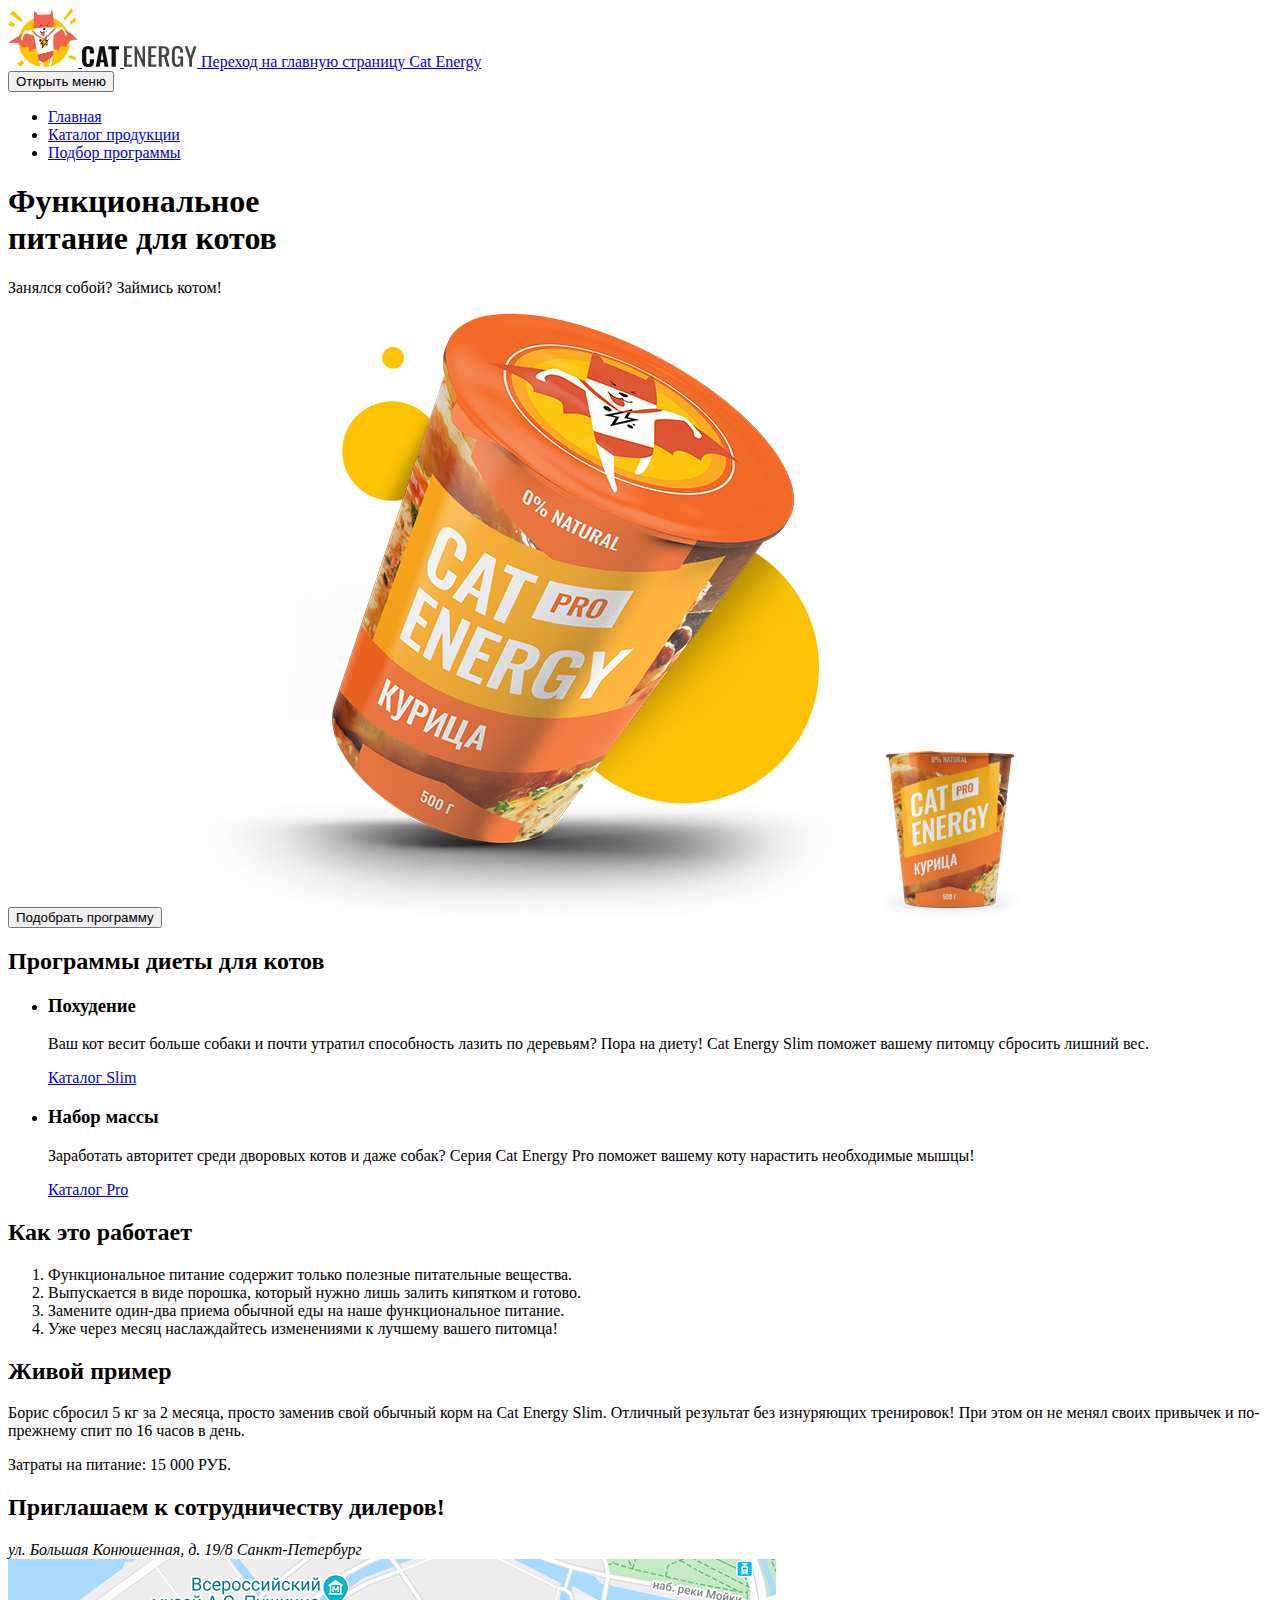
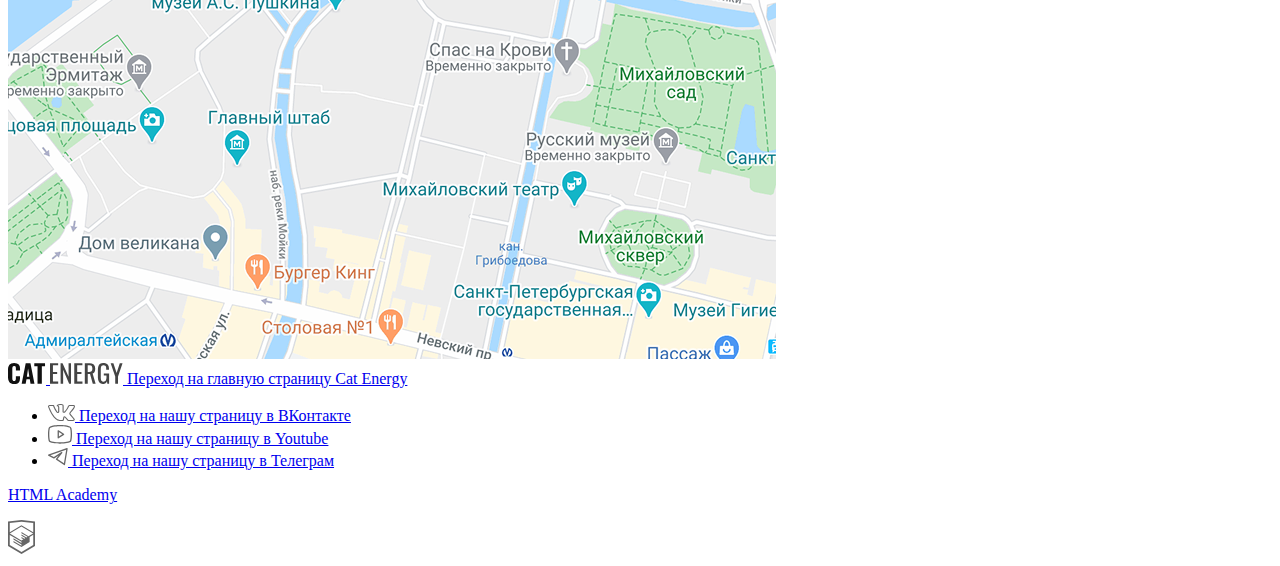
<file: index.html>
<!DOCTYPE html><html class="page" lang="ru"><head><meta charset="UTF-8"><title>Cat Energy</title><meta name="viewport" content="width=device-width,initial-scale=1"><link rel="stylesheet" href="styles/styles.css"><script src="scripts/index.js" defer="defer"></script></head><body class="page__body"><header class="main-header"><a class="main-header__logo" href="#" aria-current="page"><svg aria-hidden="true" focusable="false" xmlns="http://www.w3.org/2000/svg" width="70" height="59" fill="none" viewBox="0 0 70 59"><path fill="#fdc305" d="M59.74 23.8a25.4 25.4 0 0 0-8.03-10.37A25.63 25.63 0 0 0 15.99 18a25.33 25.33 0 0 0 4.35 35.54 25.6 25.6 0 0 0 12.1 5.18c-.58-2.07-1.17-4.36-1.69-6.8q2.26 1.47 4.75 2.54s.12 2.14.28 4.53q2.68.04 5.32-.47a2 2 0 0 1 0-.75c.29-1.85 1.08-5.2 1.24-7.35a15 15 0 0 0 2.9-3.68l-.06.44c-.55 4.22-1.7 8.74-2.4 9.98q-.33.63-.83 1.15a25.7 25.7 0 0 0 16.93-13.16 25.3 25.3 0 0 0 .86-21.34m-1.46 3.77c-.44.42-1.35.71-1.5-.58s-.19-2.2-.19-2.2-1.93-3.4-2.64-3.43-5.82 3.44-7.17 4.96c-1.16 1.28-1.4 1.19-1.4 3.44 0 1.7.23 8.1.1 13l-8.13 2.15q-3.83 1.1-7.78 1.71l-1-5.78h-.14l-2.56-13.07s-3.8-1.42-5.2-1.81a3.8 3.8 0 0 0-3.99.62 5 5 0 0 0-1.72 3.82q.31.7.47 1.44c.05.48-1.2.43-2 .43-.79 0-.9-1.43-.28-3.1q.74-1.95 1.82-3.72a12 12 0 0 1 2.06-2.86s.14-.34 1.25-.24 7.26.42 7.26.42l.05-2.25q10.06-1.38 20.2-1.33v1.82a23 23 0 0 1 8.12-1.98.9.9 0 0 1 .77.38c.33.43 2.4 2.98 2.64 3.34q1 1.44 1.82 2.98a6 6 0 0 1-.86 1.83"/><path fill="#f06351" d="m56.33 21.5 1 1.27q1 1.44 1.82 2.98a6 6 0 0 1-.85 1.77c-.44.42-1.35.71-1.5-.58s-.2-2.14-.2-2.14-1.94-3.4-2.65-3.44c-.72-.04-5.82 3.44-7.17 4.96-1.16 1.28-1.4 1.19-1.4 3.44 0 1.49.18 6.6.14 11.14 1.8.2 4.46.7 5.25 1.86 0 0-.29-7.12 7.8-3.39 0 0 .28-9.71 11.43-7.22A44 44 0 0 0 56.33 21.5M45.83 19.2c.04-5.5-.43-11-1.4-16.4 0 0-.15-1.3-.87-.24q-.9 1.9-1.2 3.97a71 71 0 0 0-12.79.33c-.82-2.72-2.21-3.96-2.88-3.64-.67.33-.75 3.26-.75 3.26l-.33 14.04q10.06-1.38 20.22-1.33"/><path fill="#e55645" d="M45.25 46.74c.13-1.06.2-2.47.24-4.03l-8.14 2.16a64 64 0 0 1-7.78 1.75l1.11 4.96q-.02.16.07.33 2.26 1.46 4.75 2.53a42 42 0 0 0 6.86-4.1v.06a15 15 0 0 0 2.89-3.66"/><path fill="#000" d="M31.93 16.09c-.05-.1 1 .67 1.4.91q.61.35.61.59c0 .17-.26.33-.62.33s-.91-.11-1-.25c-.07-.14.6 0 .94 0h.3a8 8 0 0 1-1.63-1.58M39.41 16.2s-1 1.27-1.09 1.33-.17.33.2.29q.6-.1 1.2-.28c.12-.06.08-.2-.11-.18s-.68.05-1 .1l.85-1.25s.03-.12-.05-.01M36.28 22.26q.7-.31 1.08-1c.28-.65 0-.9-.43-.99-.6-.1-1.23.02-1.75.34-.39.37-.34.73 0 1q.5.4 1.1.65"/><path fill="#f06351" d="M35.92 23.5q-.18.35-.46.6-.44.35-1 .38c-.55.05-1.1-.1-1.54-.44a2 2 0 0 1-.52-.44 1 1 0 0 0-.36-.25s.74 4.08 2.56 4.73 2.16-.75 2.2-1.13a5.6 5.6 0 0 0-.81-3.21c0-.3-.02-.1-.07-.23"/><path fill="#000" d="M34.22 24.64a3.5 3.5 0 0 1-2.34-1.42.15.15 0 0 1 0-.2.1.1 0 0 1 .1-.04.1.1 0 0 1 .1.04 3.2 3.2 0 0 0 2.1 1.3 2.1 2.1 0 0 0 1.64-.99l.14-.19.1.22s.38.75 1 .8c.61.03 1.05-.42 1.62-1.29a.14.14 0 0 1 .24.16q-1 1.46-1.89 1.4a1.6 1.6 0 0 1-1.11-.72 2.3 2.3 0 0 1-1.7.93"/><path fill="#fdc305" d="M36.18 38a3.73 3.73 0 0 0 3.74-3.73 3.73 3.73 0 0 0-3.74-3.72 3.73 3.73 0 0 0-3.74 3.72A3.73 3.73 0 0 0 36.18 38"/><path fill="#111" d="M41.14 31.25 38 32.55l1.15-5.59-7.48 9.68 3.12-1.3-1.15 5.6zm-7.38 3.8 4.15-5.37-.8 3.97 1.99-.82-4.18 5.38.8-3.97zM32.37 33.59c.61 0 1.11-.5 1.11-1.11s-.5-1.12-1.11-1.12-1.12.5-1.12 1.12c0 .6.5 1.1 1.12 1.1M38.87 37.61c.44 0 .79-.35.79-.78a.8.8 0 0 0-.79-.78.8.8 0 0 0-.79.78c0 .43.36.78.8.78M39.83 35.46c.2 0 .35-.15.35-.35s-.16-.34-.35-.34c-.2 0-.35.15-.35.34s.16.35.35.35"/><path fill="#f06351" d="M45.78 20.99a57 57 0 0 0-5.08 5.17 32 32 0 0 1-5.3 4.86c-.22-.53-1.63-1.51-1.63-1.51s-3.13-2.13-5.19-3.8a32 32 0 0 1-3.13-2.98l-2-.11a22.6 22.6 0 0 0 11.98 8.76c.86-.13 3.27-1.85 5.08-3.25a57 57 0 0 0 5.98-5.86q.76-.9 1.14-1.98c-1.14.37-1.85.7-1.85.7"/><path fill="#fdc305" d="m65.07 3.47-8.44 9.37-1.22-1.98L63.54 0zM62.5 17.12l5.53-4.08-.77-3.7-5.4 4.77zM59.78 48.97l6.12 3.16 3-2.33-6.67-2.72zM1.95 5.92 5 2.6l9.27 8.93-1.22 2.26zM7.36 16.15l-4.69-3.1-2.4 3.83 5.15 2.38zM13.88 52.13l-4.54 3.32 2.8 3.55 4-3.99z"/><path fill="#f06351" d="M25.87 27.77s-3.8-1.42-5.2-1.81a3.8 3.8 0 0 0-3.99.62 5 5 0 0 0-1.72 3.82q.31.7.47 1.44c.05.48-1.2.43-2 .43-.79 0-.9-1.43-.28-3.1q.74-1.95 1.82-3.72C9.53 28.27 0 34.78 0 34.78q4.1-.26 8.17.24c5.24.52 4.99 4.63 4.99 4.63q2.77-.76 5.62-1.1c2.11-.14 2.26 2.1 2.26 2.1l.53 3.83q1.2-1.3 2.64-2.34a6 6 0 0 1 4.37-1.3z"/></svg> <svg aria-hidden="true" focusable="false" xmlns="http://www.w3.org/2000/svg" width="38" height="21" fill="none" viewBox="0 0 38 21"><path fill="#111" d="M1.424 19.216a7.92 7.92 0 0 1-1.403-5.06V6.844a8.04 8.04 0 0 1 1.382-5.109Q2.796-.009 6.163 0q3.366.01 4.559 1.53a6.43 6.43 0 0 1 1.333 4.378v1.716H7.906V5.762a9.5 9.5 0 0 0-.13-1.463 1.62 1.62 0 0 0-.47-.926 1.58 1.58 0 0 0-1.153-.36 1.5 1.5 0 0 0-.87.134c-.27.131-.49.34-.633.597a5.2 5.2 0 0 0-.34 2.145v9.28a4.55 4.55 0 0 0 .39 2.146c.145.243.36.44.617.567.258.126.549.176.836.144.282.04.57-.01.821-.14.252-.129.456-.332.582-.581.242-.686.347-1.41.31-2.135v-1.95h4.149v1.687a6.93 6.93 0 0 1-1.233 4.494C9.9 20.474 8.377 21 6.213 21s-3.858-.585-4.79-1.784M17.707.283h4.749l4.008 20.473h-3.948l-.711-4.523h-3.327l-.802 4.494H13.67zm3.657 13.376L20.1 5.43 18.85 13.66zM29.54 3.364h-3.246V.283h10.741v3.08H33.83v17.364H29.53z"/></svg> <svg aria-hidden="true" focusable="false" xmlns="http://www.w3.org/2000/svg" width="73" height="21" fill="none" viewBox="0 0 73 21"><path fill="#444" d="M0 .2h8.15v2.12H2.94v6.76h4.22v2.02H2.94v7.5H8.2v2.04H0zM10.56.2h2l6.02 13.58V.2h2.44v20.47h-1.87L13.14 6.71v13.93h-2.49zM24.26.2h8.14v2.12h-5.21v6.76h4.26v2.02h-4.22v7.5h5.23v2.04h-8.2zM34.81.2h4.23a7.2 7.2 0 0 1 4.68 1.28q1.5 1.26 1.5 4.15 0 3.9-2.6 4.77l3 10.24h-2.84l-2.76-9.6h-2.27v9.6H34.8zm4 8.77c.97.1 1.94-.17 2.71-.74a3.5 3.5 0 0 0 .83-2.64 6 6 0 0 0-.3-1.95 1.8 1.8 0 0 0-1-1.05A5 5 0 0 0 39 2.25h-1.3V9zM49.16 19.13a9 9 0 0 1-1.27-5.21V7.09q-.06-1.99.5-3.9c.29-.95.9-1.78 1.74-2.35A6 6 0 0 1 53.5.02a5.4 5.4 0 0 1 4.19 1.45 6.7 6.7 0 0 1 1.28 4.51v.76H56.2v-.63a11 11 0 0 0-.18-2.27c-.09-.47-.36-.9-.76-1.2a3 3 0 0 0-1.72-.4c-.66-.05-1.3.15-1.81.55-.42.39-.7.9-.78 1.44q-.18 1.2-.17 2.43v7.6a7 7 0 0 0 .6 3.37 2.8 2.8 0 0 0 2.26 1.02 2.9 2.9 0 0 0 2.21-1.1c.49-1.13.7-2.35.61-3.57v-1.44h-2.66v-2.02h5.31v10.12h-1.81L57 18.3a3.6 3.6 0 0 1-1.4 1.94c-.68.47-1.5.7-2.33.67a4.8 4.8 0 0 1-4.12-1.77M65.21 13.43 60.67.2h2.73l3.22 9.86L69.78.2h2.76l-4.51 13.23v7.21h-2.8z"/></svg> <span class="visually-hidden">Переход на главную страницу Cat Energy</span></a><nav class="main-nav"><button class="main-nav__toggle" type="button"><span class="visually-hidden">Открыть меню</span></button><ul class="main-nav__list site-nav-list"><li class="site-nav-list__item"><a href="index.html" aria-current="page">Главная</a></li><li class="site-nav-list__item"><a href="catalog.html">Каталог продукции</a></li><li class="site-nav-list__item"><a href="#">Подбор программы</a></li></ul></nav></header><main class="main-container"><section class="hero"><h1 class="hero__title">Функциональное<br>питание для котов</h1><p class="hero__subtitle">Занялся собой? Займись котом!</p><button class="hero__button" type="button">Подобрать программу</button><picture><source media="(min-width: 1440px)" width="552" height="499" type="image/png" srcset="images/index-can-desktop.png, images/index-can-desktop@2x.png 2x"><source media="(min-width: 768px)" width="709" height="609" type="image/png" srcset="images/index-can-tablet.png, images/index-can-tablet@2x.png 2x"><img class="hero__image" src="images/index-can-mobile.png" srcset="images/index-can-mobile@2x.png 2x" width="280" height="270" alt="Баночка с кошачьим питанием, со вкусом курицы."></picture><picture><source media="(min-width:1440px)" width="161" height="172" type="image/png" srcset="images/catalog-chicken-pro-500-desktop.png, images/catalog-chicken-pro-500-desktop@2x.png 2x"><source media="(min-width:768px)" width="161" height="172" type="image/png" srcset="images/catalog-chicken-pro-500-tablet.png, images/catalog-chicken-pro-500-tablet@2x.png 2x"><img src="images/catalog-chicken-pro-500-moblie.png" srcset="images/catalog-chicken-pro-500-moblie@2x.png 2x" width="68" height="86" alt="Баночка с кошачьим питанием, со вкусом курицы."></picture></section><section class="programs"><h2 class="visually-hidden">Программы диеты для котов</h2><ul class="programs__list"><li class="programs__item"><h3 class="programs__title">Похудение</h3><p class="programs__description">Ваш кот весит больше собаки и почти утратил способность лазить по деревьям? Пора на диету! Cat Energy Slim поможет вашему питомцу сбросить лишний вес.</p><a class="programs__link" href="#">Каталог Slim</a></li><li class="programs__item"><h3 class="programs__title">Набор массы</h3><p class="programs__description">Заработать авторитет среди дворовых котов и даже собак? Серия Cat Energy Pro поможет вашему коту нарастить необходимые мышцы!</p><a class="programs__link" href="#">Каталог Pro</a></li></ul></section><section class="working-principle"><h2 class="working-principle__title">Как это работает</h2><ol class="working-principle__list"><li class="working-principle__item">Функциональное питание содержит только полезные питательные вещества.</li><li class="working-principle__item">Выпускается в виде порошка, который нужно лишь залить кипятком и готово.</li><li class="working-principle__item">Замените один-два приема обычной еды на наше функциональное питание.</li><li class="working-principle__item">Уже через месяц наслаждайтесь изменениями к лучшему вашего питомца!</li></ol></section><section class="example"><h2 class="example__title">Живой пример</h2><p class="example__description">Борис сбросил 5 кг за 2 месяца, просто заменив свой обычный корм на Cat Energy Slim. Отличный результат без изнуряющих тренировок! При этом он не менял своих привычек и по-прежнему спит по 16 часов в день.</p><p class="example__price">Затраты на питание: 15 000 РУБ.</p></section><section class="address"><h2 class="address__title">Приглашаем к сотрудничеству дилеров!</h2><address class="address__info">ул. Большая Конюшенная, д. 19/8 Санкт-Петербург</address><picture><source media="(min-width:1440px)" width="1440" height="400" type="image/png" srcset="images/map-desktop.png, images/map-desktop@2x.png 2x"><source media="(min-width:768px)" width="768" height="400" type="image/png" srcset="images/map-tablet.png, images/map-tablet@2x.png 2x"><img class="address__map" src="images/map-moblie.png" srcset="images/map-moblie@2x.png 2x" width="320" height="362" alt="Карта расположения организации."></picture></section></main><footer class="main-footer"><a class="main-footer__link" href="#"><svg aria-hidden="true" focusable="false" xmlns="http://www.w3.org/2000/svg" width="38" height="21" fill="none" viewBox="0 0 38 21"><path fill="#111" d="M1.424 19.216a7.92 7.92 0 0 1-1.403-5.06V6.844a8.04 8.04 0 0 1 1.382-5.109Q2.796-.009 6.163 0q3.366.01 4.559 1.53a6.43 6.43 0 0 1 1.333 4.378v1.716H7.906V5.762a9.5 9.5 0 0 0-.13-1.463 1.62 1.62 0 0 0-.47-.926 1.58 1.58 0 0 0-1.153-.36 1.5 1.5 0 0 0-.87.134c-.27.131-.49.34-.633.597a5.2 5.2 0 0 0-.34 2.145v9.28a4.55 4.55 0 0 0 .39 2.146c.145.243.36.44.617.567.258.126.549.176.836.144.282.04.57-.01.821-.14.252-.129.456-.332.582-.581.242-.686.347-1.41.31-2.135v-1.95h4.149v1.687a6.93 6.93 0 0 1-1.233 4.494C9.9 20.474 8.377 21 6.213 21s-3.858-.585-4.79-1.784M17.707.283h4.749l4.008 20.473h-3.948l-.711-4.523h-3.327l-.802 4.494H13.67zm3.657 13.376L20.1 5.43 18.85 13.66zM29.54 3.364h-3.246V.283h10.741v3.08H33.83v17.364H29.53z"/></svg> <svg aria-hidden="true" focusable="false" xmlns="http://www.w3.org/2000/svg" width="73" height="21" fill="none" viewBox="0 0 73 21"><path fill="#444" d="M0 .2h8.15v2.12H2.94v6.76h4.22v2.02H2.94v7.5H8.2v2.04H0zM10.56.2h2l6.02 13.58V.2h2.44v20.47h-1.87L13.14 6.71v13.93h-2.49zM24.26.2h8.14v2.12h-5.21v6.76h4.26v2.02h-4.22v7.5h5.23v2.04h-8.2zM34.81.2h4.23a7.2 7.2 0 0 1 4.68 1.28q1.5 1.26 1.5 4.15 0 3.9-2.6 4.77l3 10.24h-2.84l-2.76-9.6h-2.27v9.6H34.8zm4 8.77c.97.1 1.94-.17 2.71-.74a3.5 3.5 0 0 0 .83-2.64 6 6 0 0 0-.3-1.95 1.8 1.8 0 0 0-1-1.05A5 5 0 0 0 39 2.25h-1.3V9zM49.16 19.13a9 9 0 0 1-1.27-5.21V7.09q-.06-1.99.5-3.9c.29-.95.9-1.78 1.74-2.35A6 6 0 0 1 53.5.02a5.4 5.4 0 0 1 4.19 1.45 6.7 6.7 0 0 1 1.28 4.51v.76H56.2v-.63a11 11 0 0 0-.18-2.27c-.09-.47-.36-.9-.76-1.2a3 3 0 0 0-1.72-.4c-.66-.05-1.3.15-1.81.55-.42.39-.7.9-.78 1.44q-.18 1.2-.17 2.43v7.6a7 7 0 0 0 .6 3.37 2.8 2.8 0 0 0 2.26 1.02 2.9 2.9 0 0 0 2.21-1.1c.49-1.13.7-2.35.61-3.57v-1.44h-2.66v-2.02h5.31v10.12h-1.81L57 18.3a3.6 3.6 0 0 1-1.4 1.94c-.68.47-1.5.7-2.33.67a4.8 4.8 0 0 1-4.12-1.77M65.21 13.43 60.67.2h2.73l3.22 9.86L69.78.2h2.76l-4.51 13.23v7.21h-2.8z"/></svg> <span class="visually-hidden">Переход на главную страницу Cat Energy</span></a><ul class="main-footer__social-list social"><li class="social__item"><a class="social__link" href="#"><svg aria-hidden="true" focusable="false" xmlns="http://www.w3.org/2000/svg" width="27" height="17" fill="none" viewBox="0 0 27 17"><path fill="#666" d="M0 2.34Q0 1.05 1.55.96l3.97.02q.4 0 .53.38.6 1.89 1.37 3.25Q8.18 6 9.41 7.77q.1.23.34.23.19 0 .3-.18l.07-.28.03-4.35q0-.45-.23-.6t-.83-.23q-.48-.07-.48-.55 0-.1.02-.15Q9.2.03 11.83.03l1.5-.03q1 0 1.67.48t.67 1.5V7.7q.18.12.34.12.4 0 .7-.45 2.92-3.87 3.17-5.18 0-.03.05-.13.19-.38.61-.65.43-.28.75-.38a1 1 0 0 1 .24-.05h4.13l.26.03q.53 0 .83.47.1.15.15.33a2 2 0 0 1 .06.55v.18a6 6 0 0 1-.94 2.2q-.75 1.17-1.93 2.53t-1.47 1.78q-.24.3-.24.56 0 .2.21.45l3.9 4.63q.3.4.31.88 0 .57-.48.95t-1.14.43l-.46.02h-4.04q-.03 0-.11.02l-.1.01q-.6 0-1.1-.48-.19-.2-2.5-2.97a1 1 0 0 0-.38-.32 39 39 0 0 0-.53 2.24l-.08.42a1.4 1.4 0 0 1-1.12 1.06l-.37.02h-2.61q-2.22 0-4.41-1.9a19 19 0 0 1-3.96-4.95A48 48 0 0 1 .13 3.07 2 2 0 0 1 0 2.34m16.01 6.51q-.55 0-1.01-.29a.9.9 0 0 1-.45-.79V2q0-.51-.27-.72t-.93-.21l-1.52.05q-1.14 0-1.73.37 1.17.54 1.17 1.71v4.43a1.5 1.5 0 0 1-.53 1.04q-.48.42-1.07.42-.8 0-1.22-.73a26 26 0 0 1-3.1-5.63l-.23-.66-3.55-.02q-.35 0-.38.03-.04.04-.04.22 0 .22.05.48l.56 1.4Q4 9.63 6.62 12.77q2.63 3.15 5.16 3.15h2.66q.16 0 .24-.09t.13-.34l.06-.25.5-2.21q.22-.45.38-.6.3-.29.69-.28.64 0 1.3.73l2.27 2.71q.22.33.45.33h4.4q.8 0 .8-.38a.5.5 0 0 0-.08-.25l-3.87-4.55q-.45-.53-.45-1.13 0-.61.43-1.16.35-.51 1.34-1.67 1-1.17 1.75-2.19t.98-1.85l.08-.33-.02-.16q0-.11-.03-.19h-4.18q-.4.15-.64.45L20.8 3q-.66 1.73-3.5 5.36-.55.5-1.3.5"/></svg> <span class="visually-hidden">Переход на нашу страницу в ВКонтакте</span></a></li><li class="social__item"><a class="social__link" href="#"><svg aria-hidden="true" focusable="false" xmlns="http://www.w3.org/2000/svg" width="24" height="19" fill="none" viewBox="0 0 24 19"><path fill="#666" d="m15.85 8.8-5.24-3.5a.65.65 0 0 0-1.01.55v6.98a.65.65 0 0 0 1.01.54l5.24-3.49a.65.65 0 0 0 0-1.09m-4.94 2.8V7.08l3.4 2.27zm12.48-8.56a2.4 2.4 0 0 0-1.45-1.63C18.22-.02 12.25 0 12 0S5.78-.02 2.06 1.4A2.4 2.4 0 0 0 .61 3.05 25 25 0 0 0 0 9.34c0 3.26.33 5.22.61 6.3a2.4 2.4 0 0 0 1.45 1.63c3.72 1.43 9.69 1.4 9.94 1.4h.08c.75 0 6.31-.04 9.86-1.4a2.4 2.4 0 0 0 1.45-1.64c.28-1.07.61-3.03.61-6.3 0-3.25-.33-5.22-.61-6.29m-1.27 12.27a1.1 1.1 0 0 1-.65.74c-3.5 1.34-9.4 1.32-9.47 1.32s-5.98.02-9.47-1.32a1.1 1.1 0 0 1-.65-.74c-.27-1-.57-2.85-.57-5.97s.3-4.97.57-5.97a1.1 1.1 0 0 1 .65-.74C6.03 1.29 11.93 1.3 12 1.3s5.98-.02 9.47 1.32a1.1 1.1 0 0 1 .65.74c.27 1 .57 2.85.57 5.97s-.3 4.96-.57 5.97"/></svg> <span class="visually-hidden">Переход на нашу страницу в Youtube</span></a></li><li class="social__item"><a class="social__link" href="#"><svg aria-hidden="true" focusable="false" xmlns="http://www.w3.org/2000/svg" width="20" height="18" fill="none" viewBox="0 0 20 18"><path fill="#666" fill-rule="evenodd" d="M19.46.15c.18.15.27.38.23.61l-2.63 15.76a.66.66 0 0 1-1.01.44l-7.88-5.25a.66.66 0 0 1-.15-.96l2.61-3.26-4.36 2.9a.7.7 0 0 1-.65.05L.36 7.8a.66.66 0 0 1 .08-1.2L18.82.03a.7.7 0 0 1 .64.11M2.33 7.32 5.86 9.1l7.56-5.04a.66.66 0 0 1 .88.96l-4.8 6 6.43 4.3 2.28-13.66z" clip-rule="evenodd"/></svg> <span class="visually-hidden">Переход на нашу страницу в Телеграм</span></a></li></ul><a class="main-footer__studio studio" href="#"><p class="studio__title">HTML Academy</p><svg aria-hidden="true" focusable="false" xmlns="http://www.w3.org/2000/svg" width="27" height="34" fill="none" viewBox="0 0 27 34"><path fill="#666" d="M13.64.02 13.5 0 0 1.4v24.61L13.5 34 27 26.01V1.41zm11.6 25L13.5 31.96 1.77 25.02v-10.1l11.68 6.93.02 1.25-8.02-4.75v1.23l8.04 4.8.02 1.3-8.05-4.76v1.22l8.04 4.81 8.12-4.83V16.9l3.62-2.15zm0-11.57L22 15.33l-1.48.88-7.06-4.19-.01 1.23 6.04 3.57-.06.03-.13.07-.86.5-4.98-2.95-.01 1.22 3.93 2.33-.93.61-.02.01-2.97-1.74-.01 1.23 1.94 1.13-1.98 1.19L1.8 13.58l11.63-6.96zm0-1.22L13.43 5.3 1.77 12.22V2.99L13.5 1.76 25.23 3z"/></svg></a></footer></body></html>
</file>
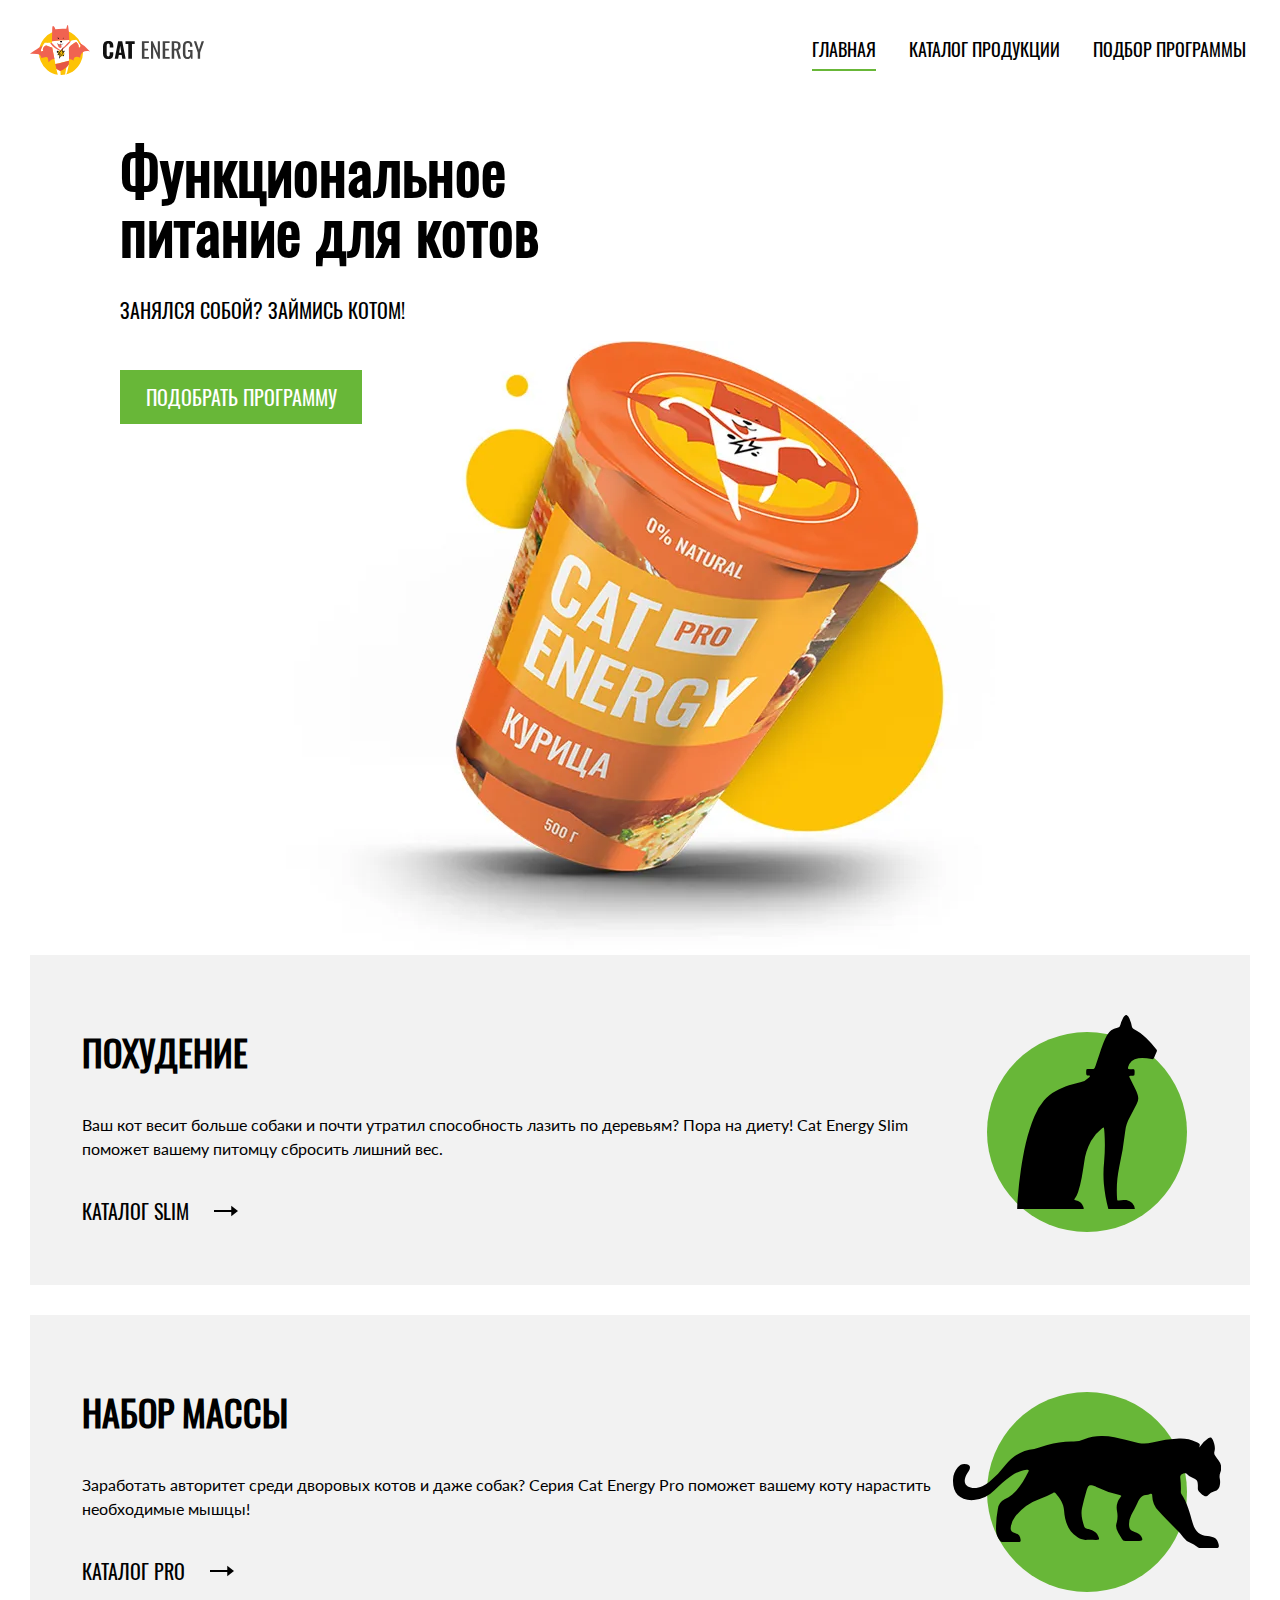
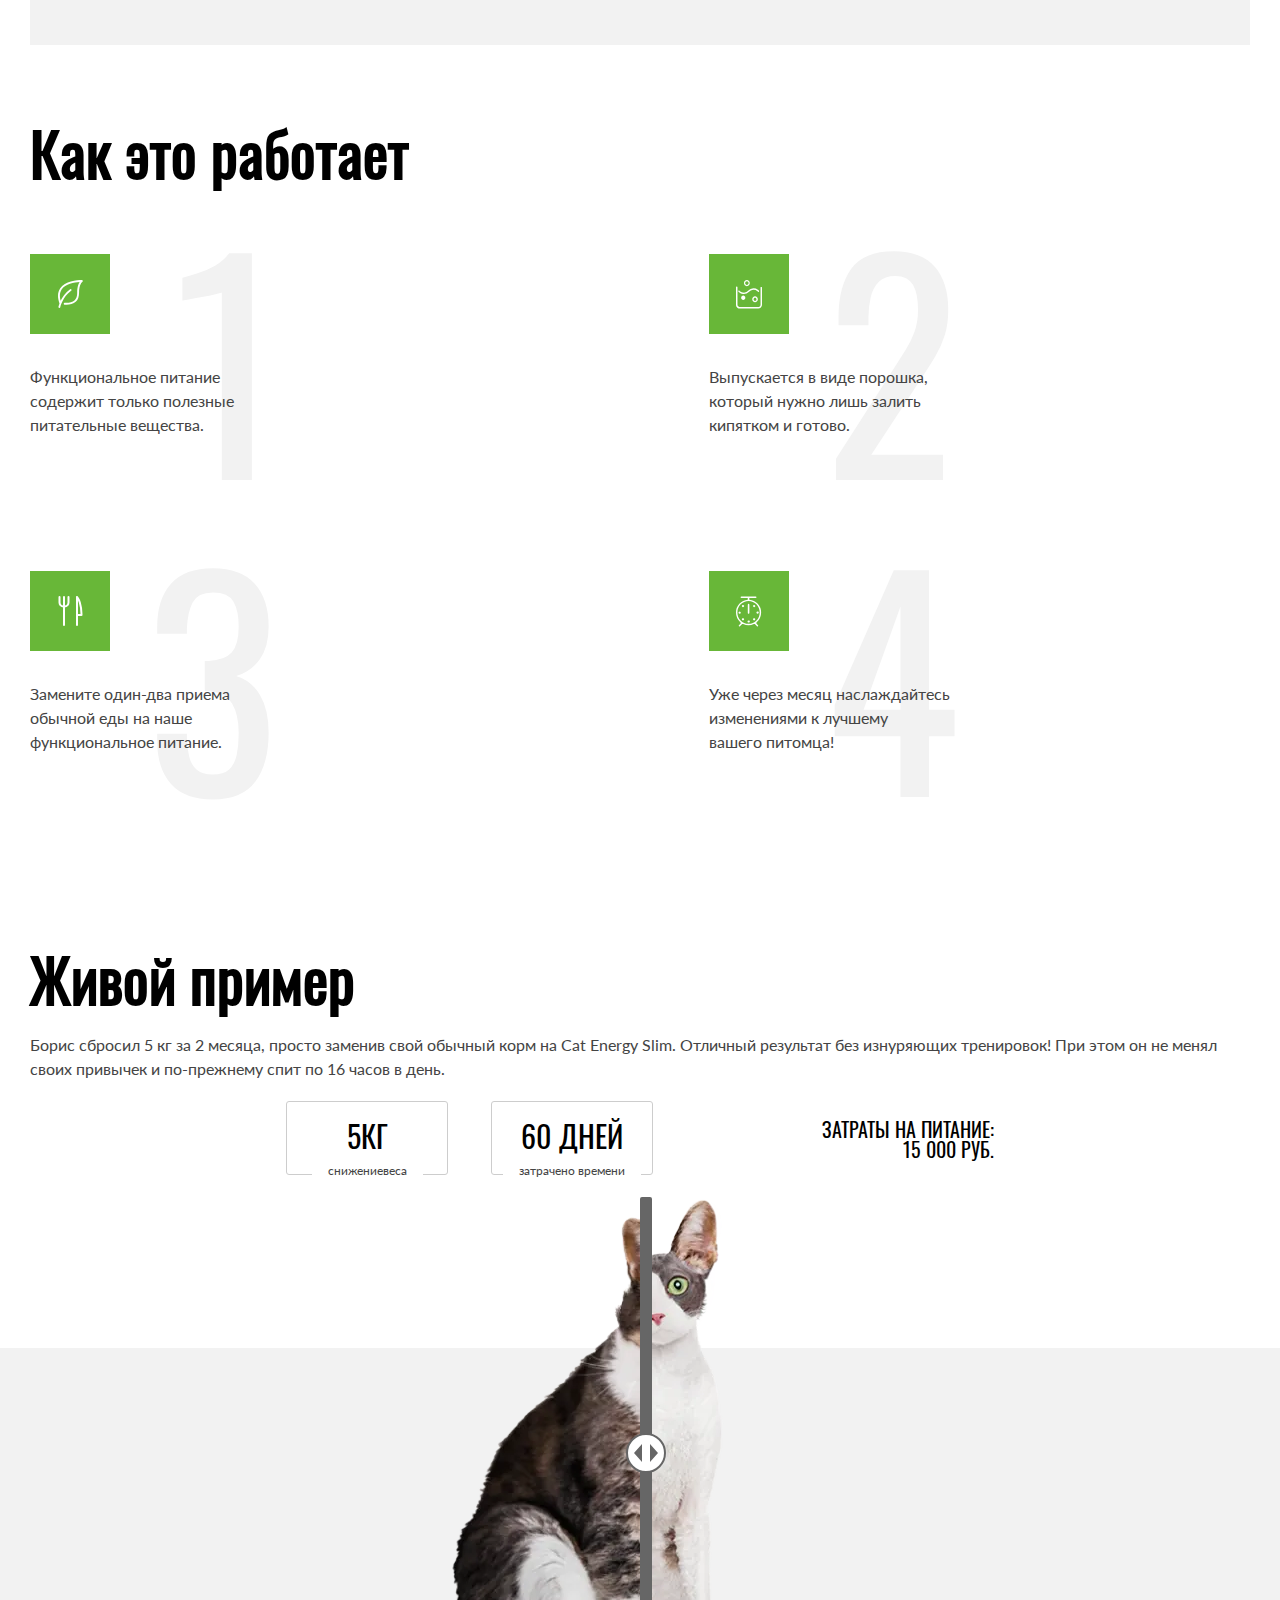
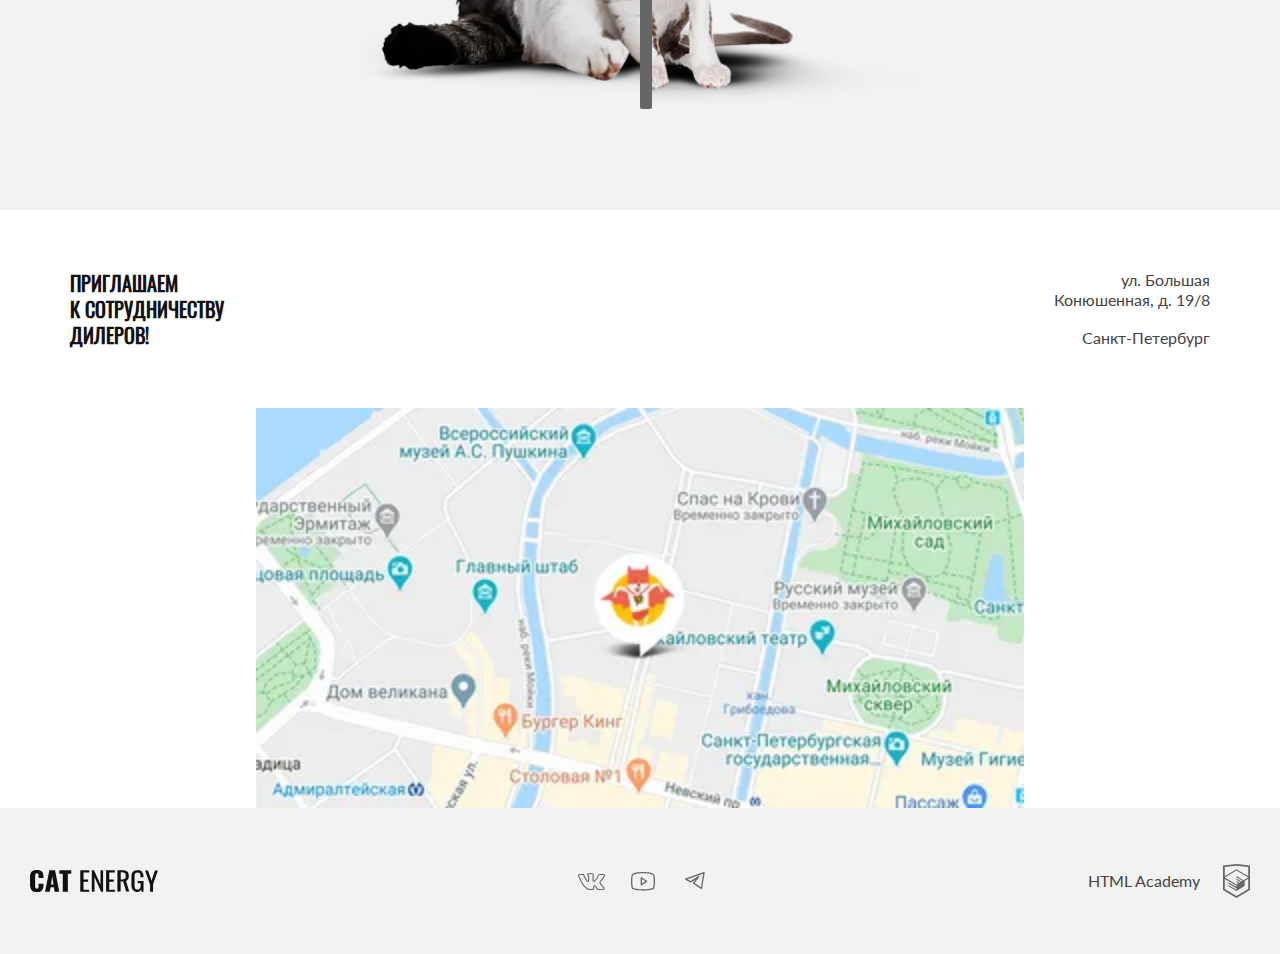
<file: 11/index.html>
<!DOCTYPE html><html class="page" lang="ru"><head><meta charset="UTF-8"><link rel="icon" href="favicon.ico"><!-- 32x32 --><link rel="icon" href="favicons/favicon-32x32.svg" type="image/svg+xml"><link rel="apple-touch-icon" href="favicons/favicon-180x180.png"><link rel="manifest" href="manifest.webmanifest"><title>Cat Energy</title><meta name="viewport" content="width=device-width,initial-scale=1"><link rel="stylesheet" href="styles/styles.css"></head><body class="page__body"><header class="main-header"><a class="main-header__logo" href="index.html" aria-current="page"><picture><source media="(min-width:1440px)" width="70" height="59" type="image/svg+xml" srcset="images/common/main-logo-desktop.svg"><source media="(min-width:768px)" width="60" height="50" type="image/svg+xml" srcset="images/common/main-logo-tablet.svg"><img src="images/common/main-logo-mobile.svg" width="33" height="38" alt="Логотип организации."></picture><picture><source media="(min-width:1440px)" width="118" height="21" type="image/svg+xml" srcset="images/common/logo-text-tablet.svg"><source media="(min-width:768px)" width="101" height="18" type="image/svg+xml" srcset="images/common/logo-text-tablet.svg"><img src="images/common/logo-text-mobile.svg" width="101" height="18" alt="Cat energy."></picture><span class="visually-hidden">Переход на главную страницу Cat Energy.</span></a><nav class="main-nav main-nav--opened"><button class="main-nav__toggle" type="button"><span class="visually-hidden">Открыть меню</span></button><ul class="main-nav__list site-nav-list site-nav-list--index"><li class="site-nav-list__item site-nav-list__item--current site-nav-list__item--current-index"><a href="index.html" aria-current="page">Главная</a></li><li class="site-nav-list__item"><a href="catalog.html">Каталог продукции</a></li><li class="site-nav-list__item"><a href="programs.html">Подбор программы</a></li></ul></nav></header><main class="main-container"><section class="hero"><h1 class="hero__title prime-title">Функциональное<br>питание для котов</h1><p class="hero__subtitle">Занялся собой? Займись котом!</p><a class="hero__button primary-button" href="programs.html">Подобрать программу</a><picture class="hero__image"><source media="(min-width: 1440px)" width="552" height="499" type="image/webp" srcset="images/index/can-desktop@1x.webp, images/index/can-desktop@2x.webp 2x"><source media="(min-width: 768px)" width="709" height="609" type="image/webp" srcset="images/index/can-tablet@1x.webp, images/index/can-tablet@2x.webp 2x"><source type="image/webp" srcset="images/index/can-mobile@1x.webp, images/index/can-mobile@2x.webp 2x"><source media="(min-width: 1440px)" width="552" height="499" type="image/png" srcset="images/index/can-desktop@1x.png, images/index/can-desktop@2x.png 2x"><source media="(min-width: 768px)" width="709" height="609" type="image/png" srcset="images/index/can-tablet@1x.png, images/index/can-tablet@2x.png 2x"><img src="images/index/can-mobile@1x.png" srcset="images/index/can-mobile@2x.png 2x" width="280" height="270" alt="Баночка с кошачьим питанием, со вкусом курицы."></picture></section><section class="programs"><h2 class="visually-hidden">Программы диеты для котов</h2><ul class="programs__list"><li class="programs__item program"><h3 class="program__title">Похудение</h3><span class="program__icon program__icon--slim"></span><p class="program__description">Ваш кот весит больше собаки и почти утратил способность лазить по деревьям? Пора на диету! Cat Energy Slim поможет вашему питомцу сбросить лишний вес.</p><a class="program__link" href="catalogs/catalog-slim.html">Каталог Slim <span class="program__link-icon"></span></a></li><li class="programs__item program"><h3 class="program__title">Набор массы</h3><span class="program__icon program__icon--pro"></span><p class="program__description">Заработать авторитет среди дворовых котов и даже собак? Серия Cat Energy Pro поможет вашему коту нарастить необходимые мышцы!</p><a class="program__link" href="catalogs/catalog-pro.html">Каталог Pro <span class="program__link-icon"></span></a></li></ul></section><section class="working-principles"><h2 class="working-principles__title prime-title">Как это работает</h2><ol class="working-principles__list"><li class="working-principles__item"><span class="working-principles__icon working-principles__icon--1"></span><p class="working-principles__description">Функциональное питание содержит только полезные питательные вещества.</p></li><li class="working-principles__item"><span class="working-principles__icon working-principles__icon--2"></span><p class="working-principles__description">Выпускается в виде порошка, который нужно лишь залить кипятком и готово.</p></li><li class="working-principles__item"><span class="working-principles__icon working-principles__icon--3"></span><p class="working-principles__description">Замените один-два приема обычной еды на наше функциональное питание.</p></li><li class="working-principles__item"><span class="working-principles__icon working-principles__icon--4"></span><p class="working-principles__description">Уже через месяц наслаждайтесь изменениями к лучшему<br class="tablet-br">вашего питомца!</p></li></ol></section><section class="example"><h2 class="example__title prime-title">Живой пример</h2><p class="example__description">Борис сбросил 5 кг за 2 месяца, просто заменив свой обычный корм на Cat Energy Slim. Отличный результат без изнуряющих тренировок! При этом он не менял своих привычек и по-прежнему спит по 16 часов в день.</p><dl class="example__list"><div class="example__item example__item--weight"><dt class="example__item-title example__item-title--weight">Снижение<br class="mobile-br">веса</dt><dd class="example__item-value example__item-value--weight">5кг</dd></div><div class="example__item example__item--time"><dt class="example__item-title example__item-title--time">Затрачено времени</dt><dd class="example__item-value example__item-value--time">60 дней</dd></div><div class="example__item-cost"><dt class="example__item-cost-title">Затраты на питание:</dt><dd class="example__item-cost-value">15 000 руб.</dd></div></dl><div class="example__compare-container"><div class="example__image-before"><picture><source media="(min-width:768px)" width="560" height="512" type="image/webp" srcset="images/index/exmaple-before-tablet-desktop@1x.webp, images/index/exmaple-before-tablet-desktop@2x.webp 2x"><source type="image/webp" srcset="images/index/exmaple-before-mobile@1x.webp, images/index/exmaple-before-mobile@2x.webp 2x"><source media="(min-width:768px)" width="560" height="512" type="image/png" srcset="images/index/exmaple-before-tablet-desktop@1x.png, images/index/exmaple-before-tablet-desktop@2x.png 2x"><img class="example__compare-image" src="images/index/exmaple-before-mobile@1x.png" srcset="images/index/exmaple-before-mobile@2x.png 2x" width="280" height="256" alt="Фотография кота с избыточной массой тела"></picture></div><button class="example__compare-toggle" type="button"><span class="visually-hidden">Кнопка изменения изображения до и после.</span></button><div class="example__image-after"><picture><source media="(min-width:768px)" width="560" height="512" type="image/webp" srcset="images/index/exmaple-after-tablet-desktop@1x.webp, images/index/exmaple-after-tablet-desktop@2x.webp 2x"><source type="image/webp" srcset="images/index/exmaple-after-mobile@1x.webp, images/index/exmaple-after-mobile@2x.webp 2x"><source media="(min-width:768px)" width="560" height="512" type="image/png" srcset="images/index/exmaple-after-tablet-desktop@1x.png, images/index/exmaple-after-tablet-desktop@2x.png 2x"><img class="example__compare-image" src="images/index/exmaple-after-mobile@1x.png" srcset="images/index/exmaple-after-mobile@2x.png 2x" width="280" height="256" alt="Фотография стройного кота"></picture></div></div></section><section class="address"><div class="address__text-container"><h2 class="address__title">Приглашаем к&nbsp;сотрудничеству дилеров!</h2><address class="address__info"><span>ул. Большая<br>Конюшенная, д. 19/8</span> <span class="address__city">Санкт-Петербург</span></address></div><iframe class="address__map" src="https://yandex.ru/map-widget/v1/?um=constructor%3A1730ffaf2384e1e8f979b1b6111c494e746fb3544c91f9c7dfaa589d7f621c98&amp;source=constructor" width="320" height="362" frameborder="0"></iframe></section></main><footer class="main-footer"><a class="main-footer__link" href="index.html"><img src="images/common/logo-text-mobile.svg" width="128" height="24" alt="Cat energy."> <span class="visually-hidden">Переход на главную страницу Cat Energy</span></a><ul class="main-footer__social-list social"><li class="social__item"><a href="vk.com"><svg class="social__link" aria-hidden="true" focusable="false" xmlns="http://www.w3.org/2000/svg" width="27" height="17" fill="#666" viewBox="0 0 27 17"><path d="M0 2.34Q0 1.05 1.55.96l3.97.02q.4 0 .53.38.6 1.89 1.37 3.25Q8.18 6 9.41 7.77q.1.23.34.23.19 0 .3-.18l.07-.28.03-4.35q0-.45-.23-.6t-.83-.23q-.48-.07-.48-.55 0-.1.02-.15Q9.2.03 11.83.03l1.5-.03q1 0 1.67.48t.67 1.5V7.7q.18.12.34.12.4 0 .7-.45 2.92-3.87 3.17-5.18 0-.03.05-.13.19-.38.61-.65.43-.28.75-.38a1 1 0 0 1 .24-.05h4.13l.26.03q.53 0 .83.47.1.15.15.33a2 2 0 0 1 .06.55v.18a6 6 0 0 1-.94 2.2q-.75 1.17-1.93 2.53t-1.47 1.78q-.24.3-.24.56 0 .2.21.45l3.9 4.63q.3.4.31.88 0 .57-.48.95t-1.14.43l-.46.02h-4.04q-.03 0-.11.02l-.1.01q-.6 0-1.1-.48-.19-.2-2.5-2.97a1 1 0 0 0-.38-.32 39 39 0 0 0-.53 2.24l-.08.42a1.4 1.4 0 0 1-1.12 1.06l-.37.02h-2.61q-2.22 0-4.41-1.9a19 19 0 0 1-3.96-4.95A48 48 0 0 1 .13 3.07 2 2 0 0 1 0 2.34m16.01 6.51q-.55 0-1.01-.29a.9.9 0 0 1-.45-.79V2q0-.51-.27-.72t-.93-.21l-1.52.05q-1.14 0-1.73.37 1.17.54 1.17 1.71v4.43a1.5 1.5 0 0 1-.53 1.04q-.48.42-1.07.42-.8 0-1.22-.73a26 26 0 0 1-3.1-5.63l-.23-.66-3.55-.02q-.35 0-.38.03-.04.04-.04.22 0 .22.05.48l.56 1.4Q4 9.63 6.62 12.77q2.63 3.15 5.16 3.15h2.66q.16 0 .24-.09t.13-.34l.06-.25.5-2.21q.22-.45.38-.6.3-.29.69-.28.64 0 1.3.73l2.27 2.71q.22.33.45.33h4.4q.8 0 .8-.38a.5.5 0 0 0-.08-.25l-3.87-4.55q-.45-.53-.45-1.13 0-.61.43-1.16.35-.51 1.34-1.67 1-1.17 1.75-2.19t.98-1.85l.08-.33-.02-.16q0-.11-.03-.19h-4.18q-.4.15-.64.45L20.8 3q-.66 1.73-3.5 5.36-.55.5-1.3.5"/></svg> <span class="visually-hidden">Переход на нашу страницу в ВКонтакте</span></a></li><li class="social__item"><a href="youtube.com"><svg class="social__link" aria-hidden="true" focusable="false" xmlns="http://www.w3.org/2000/svg" width="24" height="19" fill="#666" viewBox="0 0 24 19"><path d="m15.85 8.8-5.24-3.5a.65.65 0 0 0-1.01.55v6.98a.65.65 0 0 0 1.01.54l5.24-3.49a.65.65 0 0 0 0-1.09m-4.94 2.8V7.08l3.4 2.27zm12.48-8.56a2.4 2.4 0 0 0-1.45-1.63C18.22-.02 12.25 0 12 0S5.78-.02 2.06 1.4A2.4 2.4 0 0 0 .61 3.05 25 25 0 0 0 0 9.34c0 3.26.33 5.22.61 6.3a2.4 2.4 0 0 0 1.45 1.63c3.72 1.43 9.69 1.4 9.94 1.4h.08c.75 0 6.31-.04 9.86-1.4a2.4 2.4 0 0 0 1.45-1.64c.28-1.07.61-3.03.61-6.3 0-3.25-.33-5.22-.61-6.29m-1.27 12.27a1.1 1.1 0 0 1-.65.74c-3.5 1.34-9.4 1.32-9.47 1.32s-5.98.02-9.47-1.32a1.1 1.1 0 0 1-.65-.74c-.27-1-.57-2.85-.57-5.97s.3-4.97.57-5.97a1.1 1.1 0 0 1 .65-.74C6.03 1.29 11.93 1.3 12 1.3s5.98-.02 9.47 1.32a1.1 1.1 0 0 1 .65.74c.27 1 .57 2.85.57 5.97s-.3 4.96-.57 5.97"/></svg> <span class="visually-hidden">Переход на нашу страницу в Youtube</span></a></li><li class="social__item"><a href="t.me"><svg class="social__link" aria-hidden="true" focusable="false" xmlns="http://www.w3.org/2000/svg" width="20" height="18" fill="#666" viewBox="0 0 20 18"><path fill-rule="evenodd" d="M19.46.15c.18.15.27.38.23.61l-2.63 15.76a.66.66 0 0 1-1.01.44l-7.88-5.25a.66.66 0 0 1-.15-.96l2.61-3.26-4.36 2.9a.7.7 0 0 1-.65.05L.36 7.8a.66.66 0 0 1 .08-1.2L18.82.03a.7.7 0 0 1 .64.11M2.33 7.32 5.86 9.1l7.56-5.04a.66.66 0 0 1 .88.96l-4.8 6 6.43 4.3 2.28-13.66z" clip-rule="evenodd"/></svg> <span class="visually-hidden">Переход на нашу страницу в Телеграм</span></a></li></ul><a class="main-footer__studio studio" href="https://htmlacademy.ru/intensive/adaptive"><p class="studio__title">HTML Academy</p><svg aria-hidden="true" focusable="false" xmlns="http://www.w3.org/2000/svg" width="27" height="34" fill="#666" viewBox="0 0 27 34"><path d="M13.64.02 13.5 0 0 1.4v24.61L13.5 34 27 26.01V1.41zm11.6 25L13.5 31.96 1.77 25.02v-10.1l11.68 6.93.02 1.25-8.02-4.75v1.23l8.04 4.8.02 1.3-8.05-4.76v1.22l8.04 4.81 8.12-4.83V16.9l3.62-2.15zm0-11.57L22 15.33l-1.48.88-7.06-4.19-.01 1.23 6.04 3.57-.06.03-.13.07-.86.5-4.98-2.95-.01 1.22 3.93 2.33-.93.61-.02.01-2.97-1.74-.01 1.23 1.94 1.13-1.98 1.19L1.8 13.58l11.63-6.96zm0-1.22L13.43 5.3 1.77 12.22V2.99L13.5 1.76 25.23 3z"/></svg></a></footer><script src="scripts/index.js" defer="defer"></script></body></html>
</file>
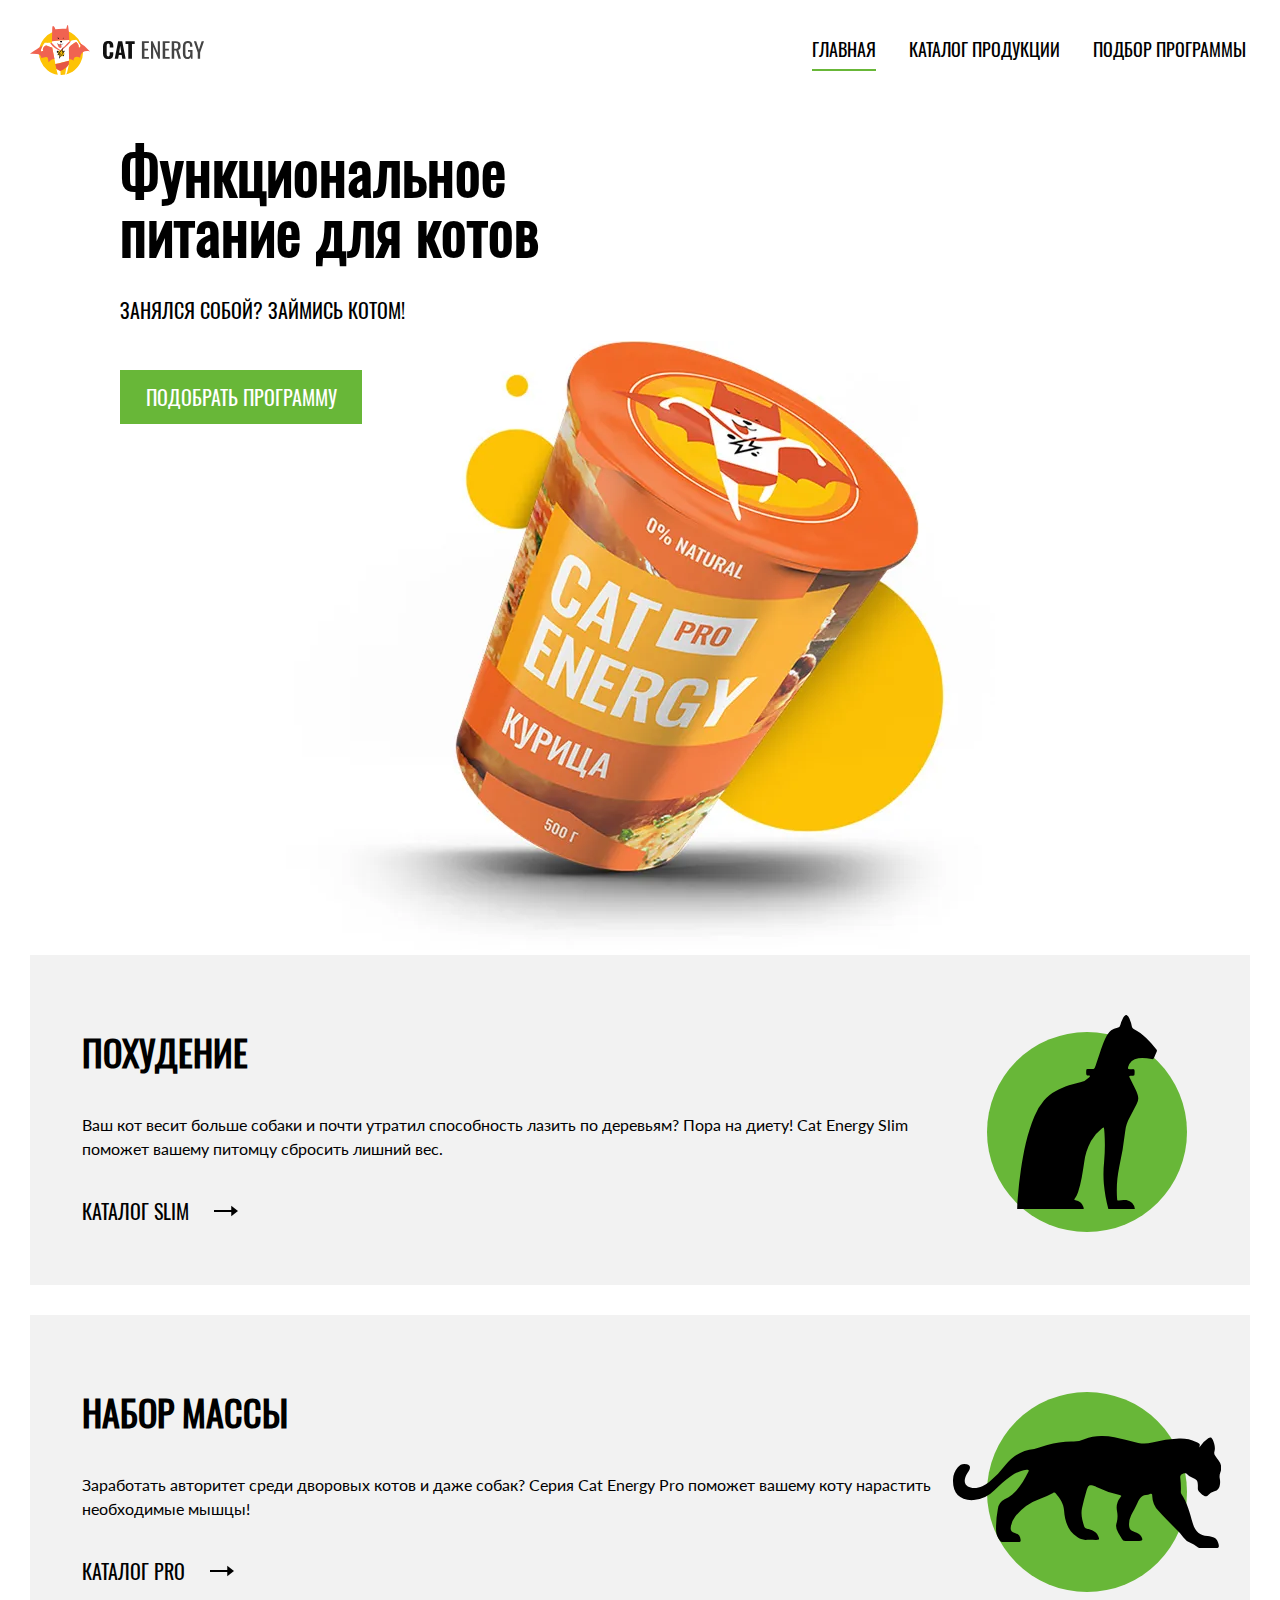
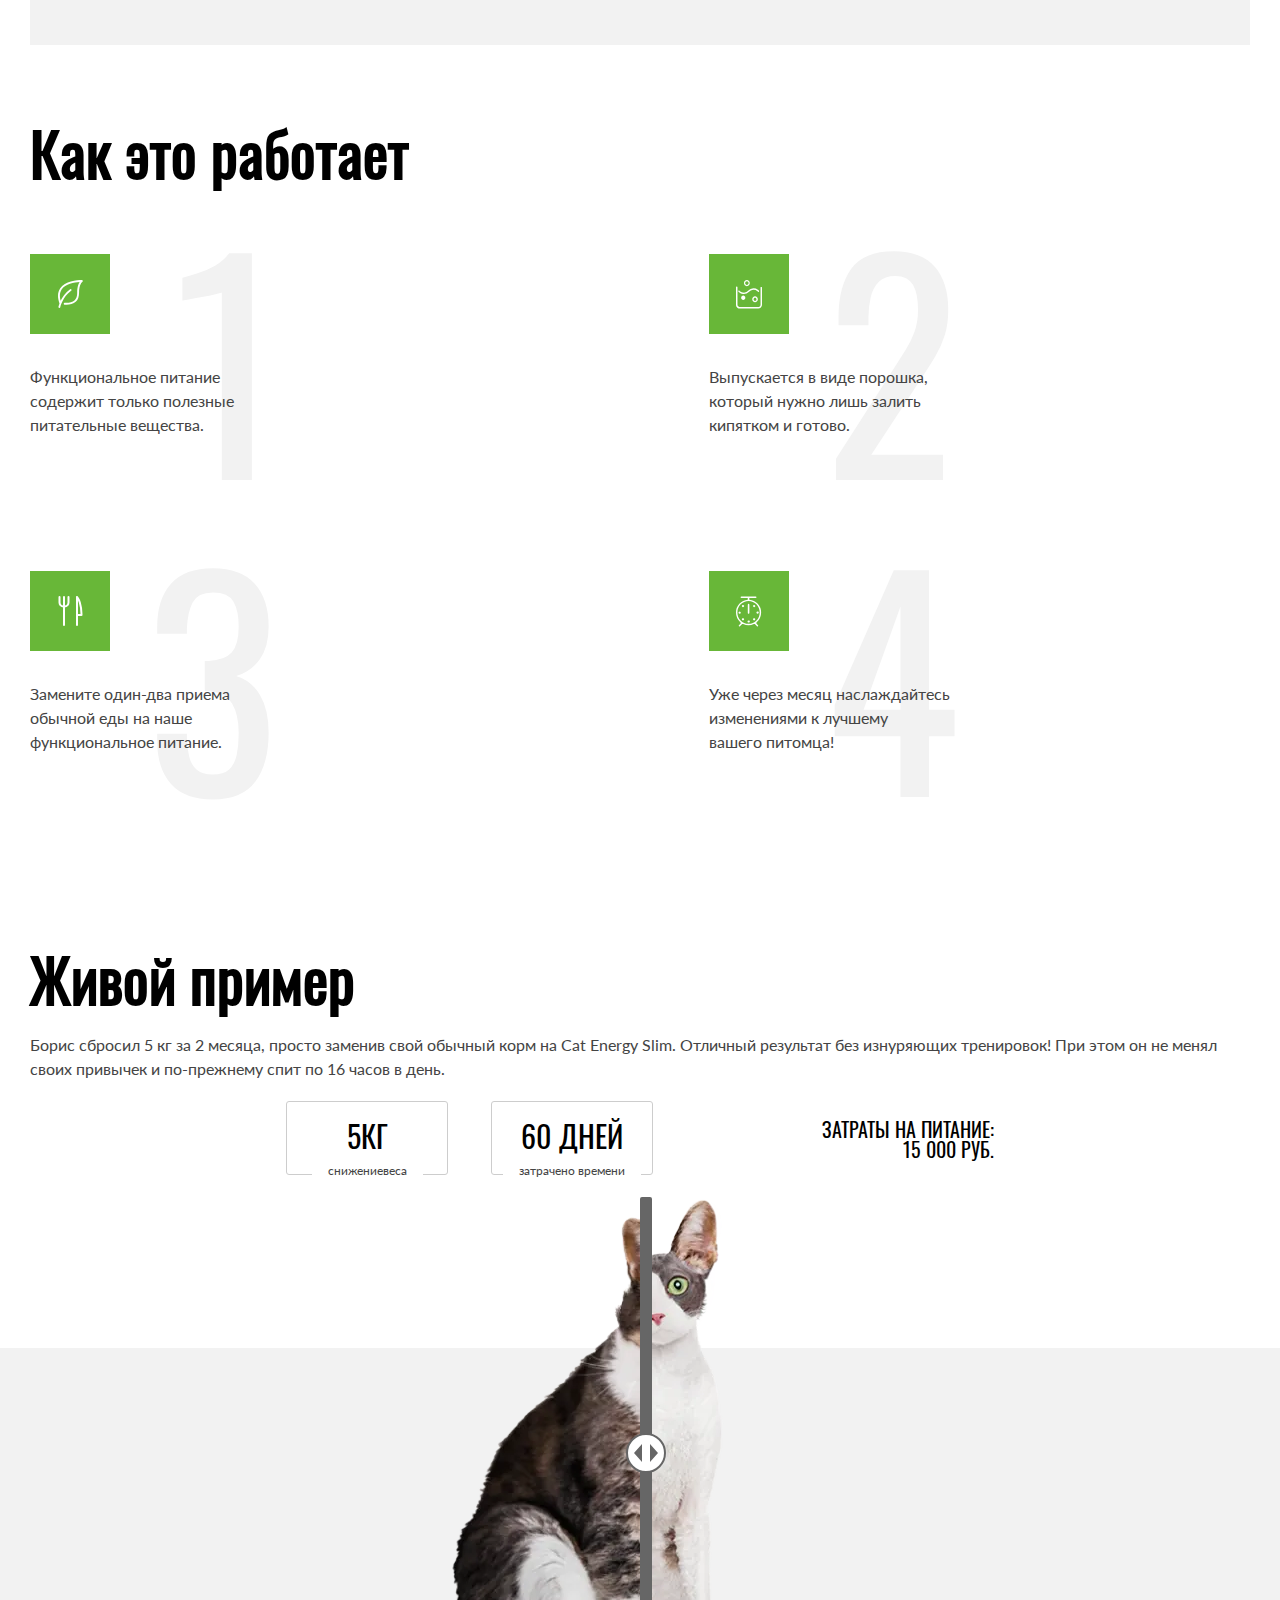
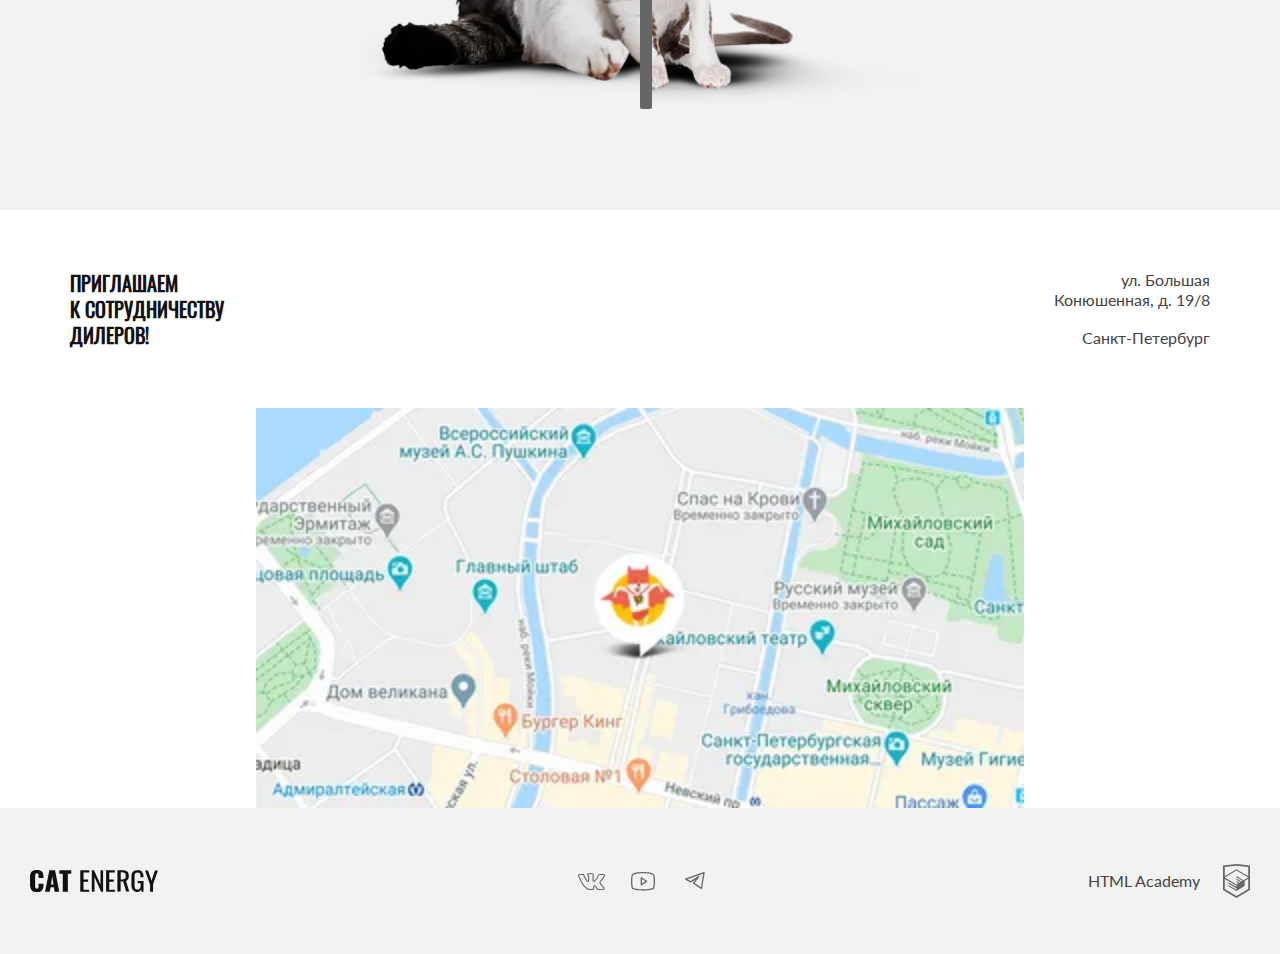
<file: 13/index.html>
<!DOCTYPE html><html class="page" lang="ru"><head><meta charset="UTF-8"><link rel="icon" href="favicon.ico"><!-- 32x32 --><link rel="icon" href="favicons/favicon-32x32.svg" type="image/svg+xml"><link rel="apple-touch-icon" href="favicons/favicon-180x180.png"><link rel="manifest" href="manifest.webmanifest"><title>Cat Energy</title><meta name="viewport" content="width=device-width,initial-scale=1"><link rel="stylesheet" href="styles/styles.css"></head><body class="page__body"><header class="main-header"><a class="main-header__logo" href="index.html" aria-current="page"><picture><source media="(min-width:1440px)" width="70" height="59" type="image/svg+xml" srcset="images/common/main-logo-desktop.svg"><source media="(min-width:768px)" width="60" height="50" type="image/svg+xml" srcset="images/common/main-logo-tablet.svg"><img src="images/common/main-logo-mobile.svg" width="33" height="38" alt="Логотип организации."></picture><picture><source media="(min-width:1440px)" width="118" height="21" type="image/svg+xml" srcset="images/common/logo-text-tablet.svg"><source media="(min-width:768px)" width="101" height="18" type="image/svg+xml" srcset="images/common/logo-text-tablet.svg"><img src="images/common/logo-text-mobile.svg" width="101" height="18" alt="Cat energy."></picture><span class="visually-hidden">Переход на главную страницу Cat Energy.</span></a><nav class="main-nav main-nav--opened"><button class="main-nav__toggle" type="button"><span class="visually-hidden">Открыть меню</span></button><ul class="main-nav__list site-nav-list site-nav-list--index"><li class="site-nav-list__item site-nav-list__item--current site-nav-list__item--current-index"><a href="index.html" aria-current="page">Главная</a></li><li class="site-nav-list__item"><a href="catalog.html">Каталог продукции</a></li><li class="site-nav-list__item"><a href="programs.html">Подбор программы</a></li></ul></nav></header><main class="main-container"><section class="hero"><h1 class="hero__title prime-title">Функциональное<br>питание для котов</h1><p class="hero__subtitle">Занялся собой? Займись котом!</p><a class="hero__button primary-button" href="programs.html">Подобрать программу</a><picture class="hero__image"><source media="(min-width: 1440px)" width="552" height="499" type="image/webp" srcset="images/index/can-desktop@1x.webp, images/index/can-desktop@2x.webp 2x"><source media="(min-width: 768px)" width="709" height="609" type="image/webp" srcset="images/index/can-tablet@1x.webp, images/index/can-tablet@2x.webp 2x"><source type="image/webp" srcset="images/index/can-mobile@1x.webp, images/index/can-mobile@2x.webp 2x"><source media="(min-width: 1440px)" width="552" height="499" type="image/png" srcset="images/index/can-desktop@1x.png, images/index/can-desktop@2x.png 2x"><source media="(min-width: 768px)" width="709" height="609" type="image/png" srcset="images/index/can-tablet@1x.png, images/index/can-tablet@2x.png 2x"><img src="images/index/can-mobile@1x.png" srcset="images/index/can-mobile@2x.png 2x" width="280" height="270" alt="Баночка с кошачьим питанием, со вкусом курицы."></picture></section><section class="programs"><h2 class="visually-hidden">Программы диеты для котов</h2><ul class="programs__list"><li class="programs__item program"><h3 class="program__title">Похудение</h3><span class="program__icon program__icon--slim"></span><p class="program__description">Ваш кот весит больше собаки и почти утратил способность лазить по деревьям? Пора на диету! Cat Energy Slim поможет вашему питомцу сбросить лишний вес.</p><a class="program__link" href="catalogs/catalog-slim.html">Каталог Slim <span class="program__link-icon"></span></a></li><li class="programs__item program"><h3 class="program__title">Набор массы</h3><span class="program__icon program__icon--pro"></span><p class="program__description">Заработать авторитет среди дворовых котов и даже собак? Серия Cat Energy Pro поможет вашему коту нарастить необходимые мышцы!</p><a class="program__link" href="catalogs/catalog-pro.html">Каталог Pro <span class="program__link-icon"></span></a></li></ul></section><section class="working-principles"><h2 class="working-principles__title prime-title">Как это работает</h2><ol class="working-principles__list"><li class="working-principles__item"><span class="working-principles__icon working-principles__icon--1"></span><p class="working-principles__description">Функциональное питание содержит только полезные питательные вещества.</p></li><li class="working-principles__item"><span class="working-principles__icon working-principles__icon--2"></span><p class="working-principles__description">Выпускается в виде порошка, который нужно лишь залить кипятком и готово.</p></li><li class="working-principles__item"><span class="working-principles__icon working-principles__icon--3"></span><p class="working-principles__description">Замените один-два приема обычной еды на наше функциональное питание.</p></li><li class="working-principles__item"><span class="working-principles__icon working-principles__icon--4"></span><p class="working-principles__description">Уже через месяц наслаждайтесь изменениями к лучшему<br class="tablet-br">вашего питомца!</p></li></ol></section><section class="example"><h2 class="example__title prime-title">Живой пример</h2><p class="example__description">Борис сбросил 5 кг за 2 месяца, просто заменив свой обычный корм на Cat Energy Slim. Отличный результат без изнуряющих тренировок! При этом он не менял своих привычек и по-прежнему спит по 16 часов в день.</p><dl class="example__list"><div class="example__item example__item--weight"><dt class="example__item-title example__item-title--weight">Снижение<br class="mobile-br">веса</dt><dd class="example__item-value example__item-value--weight">5кг</dd></div><div class="example__item example__item--time"><dt class="example__item-title example__item-title--time">Затрачено времени</dt><dd class="example__item-value example__item-value--time">60 дней</dd></div><div class="example__item-cost"><dt class="example__item-cost-title">Затраты на питание:</dt><dd class="example__item-cost-value">15 000 руб.</dd></div></dl><div class="example__compare-container"><div class="example__image-before"><picture><source media="(min-width:768px)" width="560" height="512" type="image/webp" srcset="images/index/exmaple-before-tablet-desktop@1x.webp, images/index/exmaple-before-tablet-desktop@2x.webp 2x"><source type="image/webp" srcset="images/index/exmaple-before-mobile@1x.webp, images/index/exmaple-before-mobile@2x.webp 2x"><source media="(min-width:768px)" width="560" height="512" type="image/png" srcset="images/index/exmaple-before-tablet-desktop@1x.png, images/index/exmaple-before-tablet-desktop@2x.png 2x"><img class="example__compare-image" src="images/index/exmaple-before-mobile@1x.png" srcset="images/index/exmaple-before-mobile@2x.png 2x" width="280" height="256" alt="Фотография кота с избыточной массой тела"></picture></div><button class="example__compare-toggle" type="button"><span class="visually-hidden">Кнопка изменения изображения до и после.</span></button><div class="example__image-after"><picture><source media="(min-width:768px)" width="560" height="512" type="image/webp" srcset="images/index/exmaple-after-tablet-desktop@1x.webp, images/index/exmaple-after-tablet-desktop@2x.webp 2x"><source type="image/webp" srcset="images/index/exmaple-after-mobile@1x.webp, images/index/exmaple-after-mobile@2x.webp 2x"><source media="(min-width:768px)" width="560" height="512" type="image/png" srcset="images/index/exmaple-after-tablet-desktop@1x.png, images/index/exmaple-after-tablet-desktop@2x.png 2x"><img class="example__compare-image" src="images/index/exmaple-after-mobile@1x.png" srcset="images/index/exmaple-after-mobile@2x.png 2x" width="280" height="256" alt="Фотография стройного кота"></picture></div></div></section><section class="address"><div class="address__text-container"><h2 class="address__title">Приглашаем к&nbsp;сотрудничеству дилеров!</h2><address class="address__info"><span>ул. Большая<br>Конюшенная, д. 19/8</span> <span class="address__city">Санкт-Петербург</span></address></div><iframe class="address__map" src="https://yandex.ru/map-widget/v1/?um=constructor%3A1730ffaf2384e1e8f979b1b6111c494e746fb3544c91f9c7dfaa589d7f621c98&amp;source=constructor" width="320" height="362"></iframe></section></main><footer class="main-footer"><a class="main-footer__link" href="index.html"><img src="images/common/logo-text-mobile.svg" width="128" height="24" alt="Cat energy."> <span class="visually-hidden">Переход на главную страницу Cat Energy</span></a><ul class="main-footer__social-list social"><li class="social__item"><a href="vk.com"><svg class="social__link" aria-hidden="true" focusable="false" xmlns="http://www.w3.org/2000/svg" width="27" height="17" fill="#666" viewBox="0 0 27 17"><path d="M0 2.34Q0 1.05 1.55.96l3.97.02q.4 0 .53.38.6 1.89 1.37 3.25Q8.18 6 9.41 7.77q.1.23.34.23.19 0 .3-.18l.07-.28.03-4.35q0-.45-.23-.6t-.83-.23q-.48-.07-.48-.55 0-.1.02-.15Q9.2.03 11.83.03l1.5-.03q1 0 1.67.48t.67 1.5V7.7q.18.12.34.12.4 0 .7-.45 2.92-3.87 3.17-5.18 0-.03.05-.13.19-.38.61-.65.43-.28.75-.38a1 1 0 0 1 .24-.05h4.13l.26.03q.53 0 .83.47.1.15.15.33a2 2 0 0 1 .06.55v.18a6 6 0 0 1-.94 2.2q-.75 1.17-1.93 2.53t-1.47 1.78q-.24.3-.24.56 0 .2.21.45l3.9 4.63q.3.4.31.88 0 .57-.48.95t-1.14.43l-.46.02h-4.04q-.03 0-.11.02l-.1.01q-.6 0-1.1-.48-.19-.2-2.5-2.97a1 1 0 0 0-.38-.32 39 39 0 0 0-.53 2.24l-.08.42a1.4 1.4 0 0 1-1.12 1.06l-.37.02h-2.61q-2.22 0-4.41-1.9a19 19 0 0 1-3.96-4.95A48 48 0 0 1 .13 3.07 2 2 0 0 1 0 2.34m16.01 6.51q-.55 0-1.01-.29a.9.9 0 0 1-.45-.79V2q0-.51-.27-.72t-.93-.21l-1.52.05q-1.14 0-1.73.37 1.17.54 1.17 1.71v4.43a1.5 1.5 0 0 1-.53 1.04q-.48.42-1.07.42-.8 0-1.22-.73a26 26 0 0 1-3.1-5.63l-.23-.66-3.55-.02q-.35 0-.38.03-.04.04-.04.22 0 .22.05.48l.56 1.4Q4 9.63 6.62 12.77q2.63 3.15 5.16 3.15h2.66q.16 0 .24-.09t.13-.34l.06-.25.5-2.21q.22-.45.38-.6.3-.29.69-.28.64 0 1.3.73l2.27 2.71q.22.33.45.33h4.4q.8 0 .8-.38a.5.5 0 0 0-.08-.25l-3.87-4.55q-.45-.53-.45-1.13 0-.61.43-1.16.35-.51 1.34-1.67 1-1.17 1.75-2.19t.98-1.85l.08-.33-.02-.16q0-.11-.03-.19h-4.18q-.4.15-.64.45L20.8 3q-.66 1.73-3.5 5.36-.55.5-1.3.5"/></svg> <span class="visually-hidden">Переход на нашу страницу в ВКонтакте</span></a></li><li class="social__item"><a href="youtube.com"><svg class="social__link" aria-hidden="true" focusable="false" xmlns="http://www.w3.org/2000/svg" width="24" height="19" fill="#666" viewBox="0 0 24 19"><path d="m15.85 8.8-5.24-3.5a.65.65 0 0 0-1.01.55v6.98a.65.65 0 0 0 1.01.54l5.24-3.49a.65.65 0 0 0 0-1.09m-4.94 2.8V7.08l3.4 2.27zm12.48-8.56a2.4 2.4 0 0 0-1.45-1.63C18.22-.02 12.25 0 12 0S5.78-.02 2.06 1.4A2.4 2.4 0 0 0 .61 3.05 25 25 0 0 0 0 9.34c0 3.26.33 5.22.61 6.3a2.4 2.4 0 0 0 1.45 1.63c3.72 1.43 9.69 1.4 9.94 1.4h.08c.75 0 6.31-.04 9.86-1.4a2.4 2.4 0 0 0 1.45-1.64c.28-1.07.61-3.03.61-6.3 0-3.25-.33-5.22-.61-6.29m-1.27 12.27a1.1 1.1 0 0 1-.65.74c-3.5 1.34-9.4 1.32-9.47 1.32s-5.98.02-9.47-1.32a1.1 1.1 0 0 1-.65-.74c-.27-1-.57-2.85-.57-5.97s.3-4.97.57-5.97a1.1 1.1 0 0 1 .65-.74C6.03 1.29 11.93 1.3 12 1.3s5.98-.02 9.47 1.32a1.1 1.1 0 0 1 .65.74c.27 1 .57 2.85.57 5.97s-.3 4.96-.57 5.97"/></svg> <span class="visually-hidden">Переход на нашу страницу в Youtube</span></a></li><li class="social__item"><a href="t.me"><svg class="social__link" aria-hidden="true" focusable="false" xmlns="http://www.w3.org/2000/svg" width="20" height="18" fill="#666" viewBox="0 0 20 18"><path fill-rule="evenodd" d="M19.46.15c.18.15.27.38.23.61l-2.63 15.76a.66.66 0 0 1-1.01.44l-7.88-5.25a.66.66 0 0 1-.15-.96l2.61-3.26-4.36 2.9a.7.7 0 0 1-.65.05L.36 7.8a.66.66 0 0 1 .08-1.2L18.82.03a.7.7 0 0 1 .64.11M2.33 7.32 5.86 9.1l7.56-5.04a.66.66 0 0 1 .88.96l-4.8 6 6.43 4.3 2.28-13.66z" clip-rule="evenodd"/></svg> <span class="visually-hidden">Переход на нашу страницу в Телеграм</span></a></li></ul><a class="main-footer__studio studio" href="https://htmlacademy.ru/intensive/adaptive"><p class="studio__title">HTML Academy</p><svg aria-hidden="true" focusable="false" xmlns="http://www.w3.org/2000/svg" width="27" height="34" fill="#666" viewBox="0 0 27 34"><path d="M13.64.02 13.5 0 0 1.4v24.61L13.5 34 27 26.01V1.41zm11.6 25L13.5 31.96 1.77 25.02v-10.1l11.68 6.93.02 1.25-8.02-4.75v1.23l8.04 4.8.02 1.3-8.05-4.76v1.22l8.04 4.81 8.12-4.83V16.9l3.62-2.15zm0-11.57L22 15.33l-1.48.88-7.06-4.19-.01 1.23 6.04 3.57-.06.03-.13.07-.86.5-4.98-2.95-.01 1.22 3.93 2.33-.93.61-.02.01-2.97-1.74-.01 1.23 1.94 1.13-1.98 1.19L1.8 13.58l11.63-6.96zm0-1.22L13.43 5.3 1.77 12.22V2.99L13.5 1.76 25.23 3z"/></svg></a></footer><script src="scripts/index.js" defer="defer"></script></body></html>
</file>
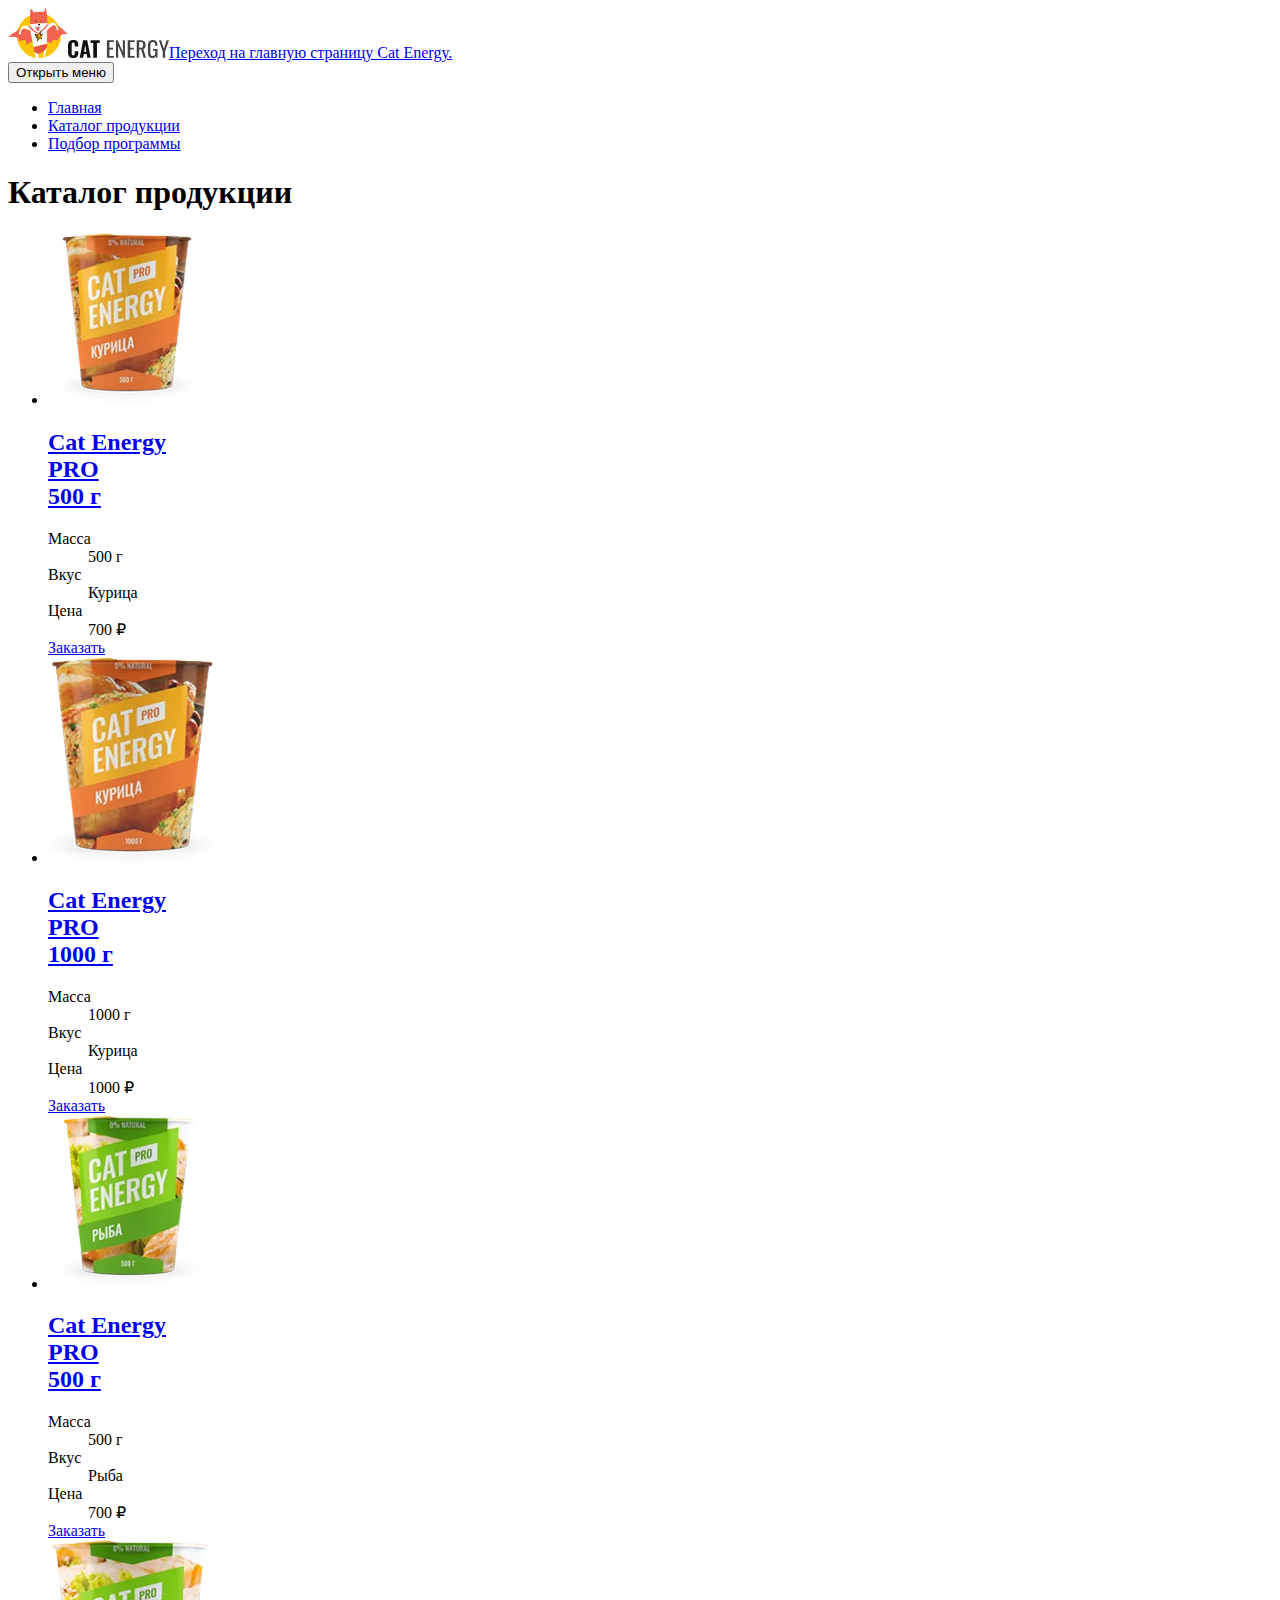
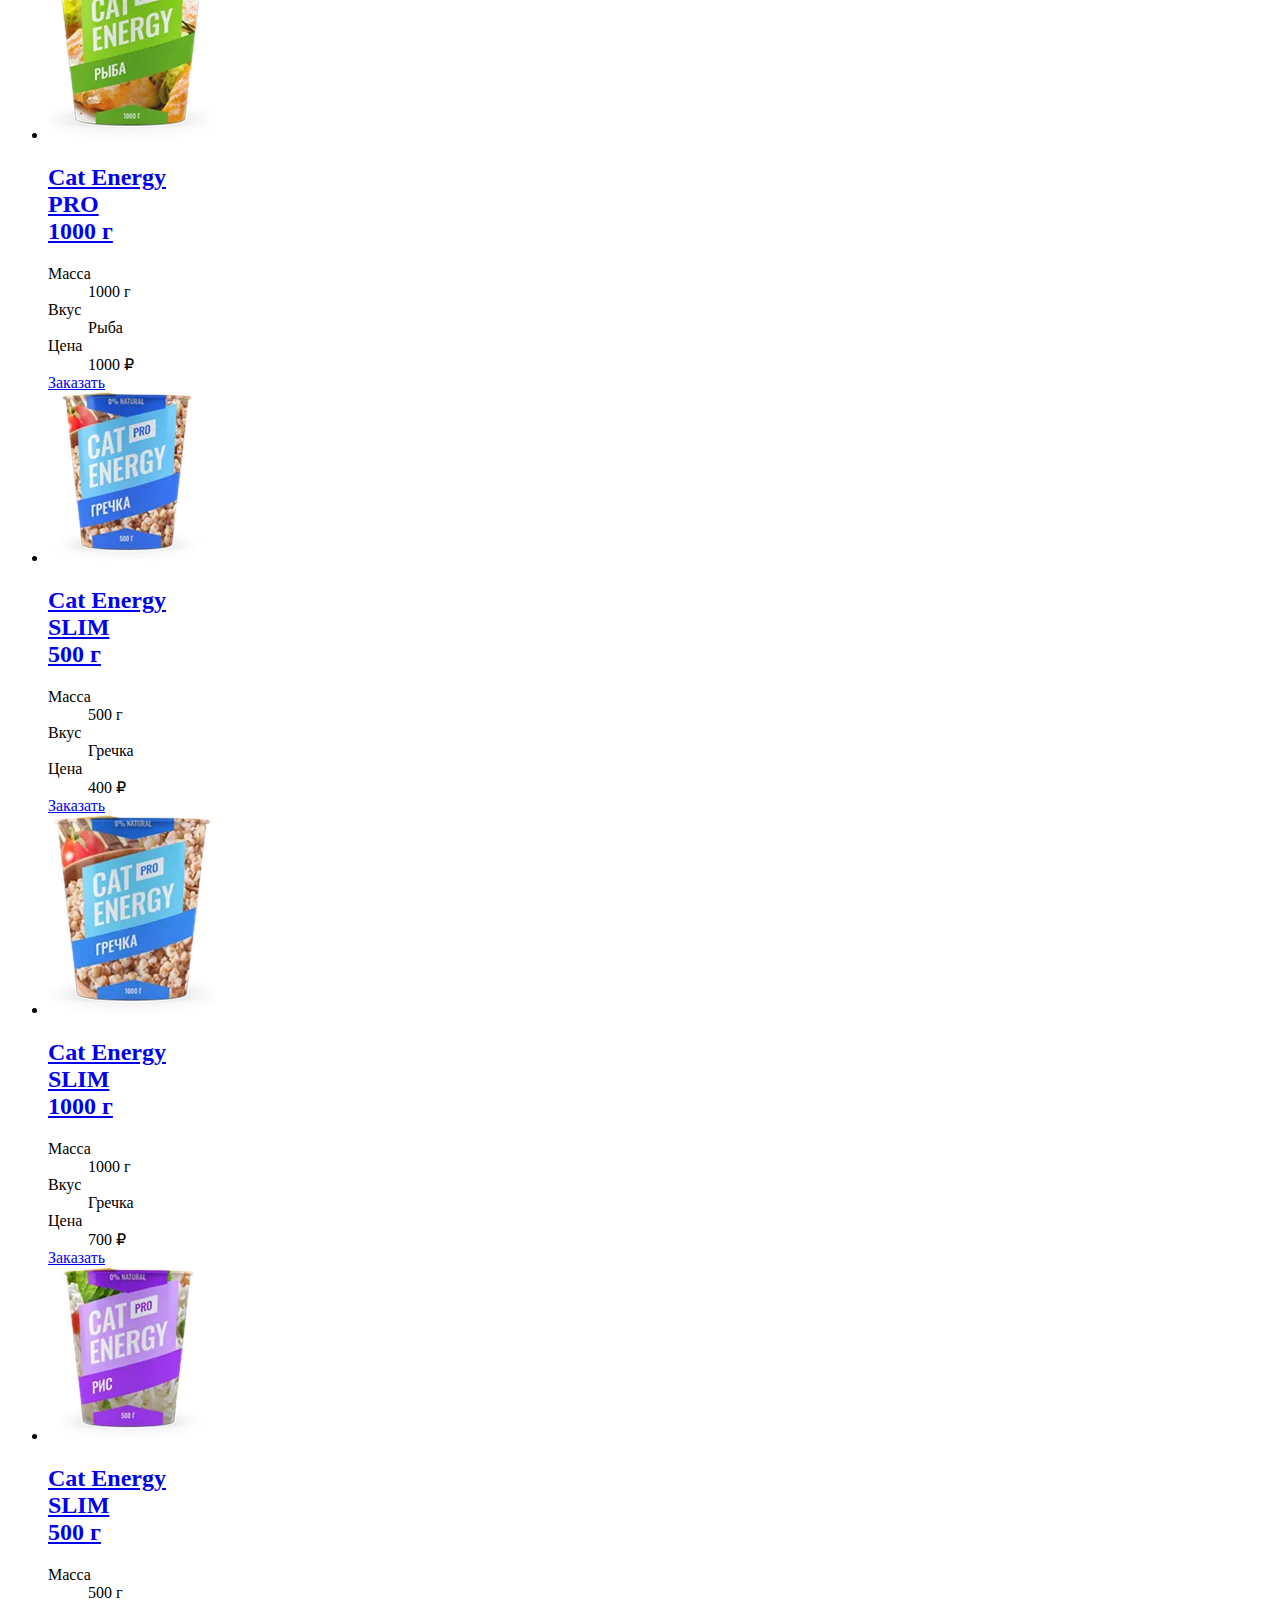
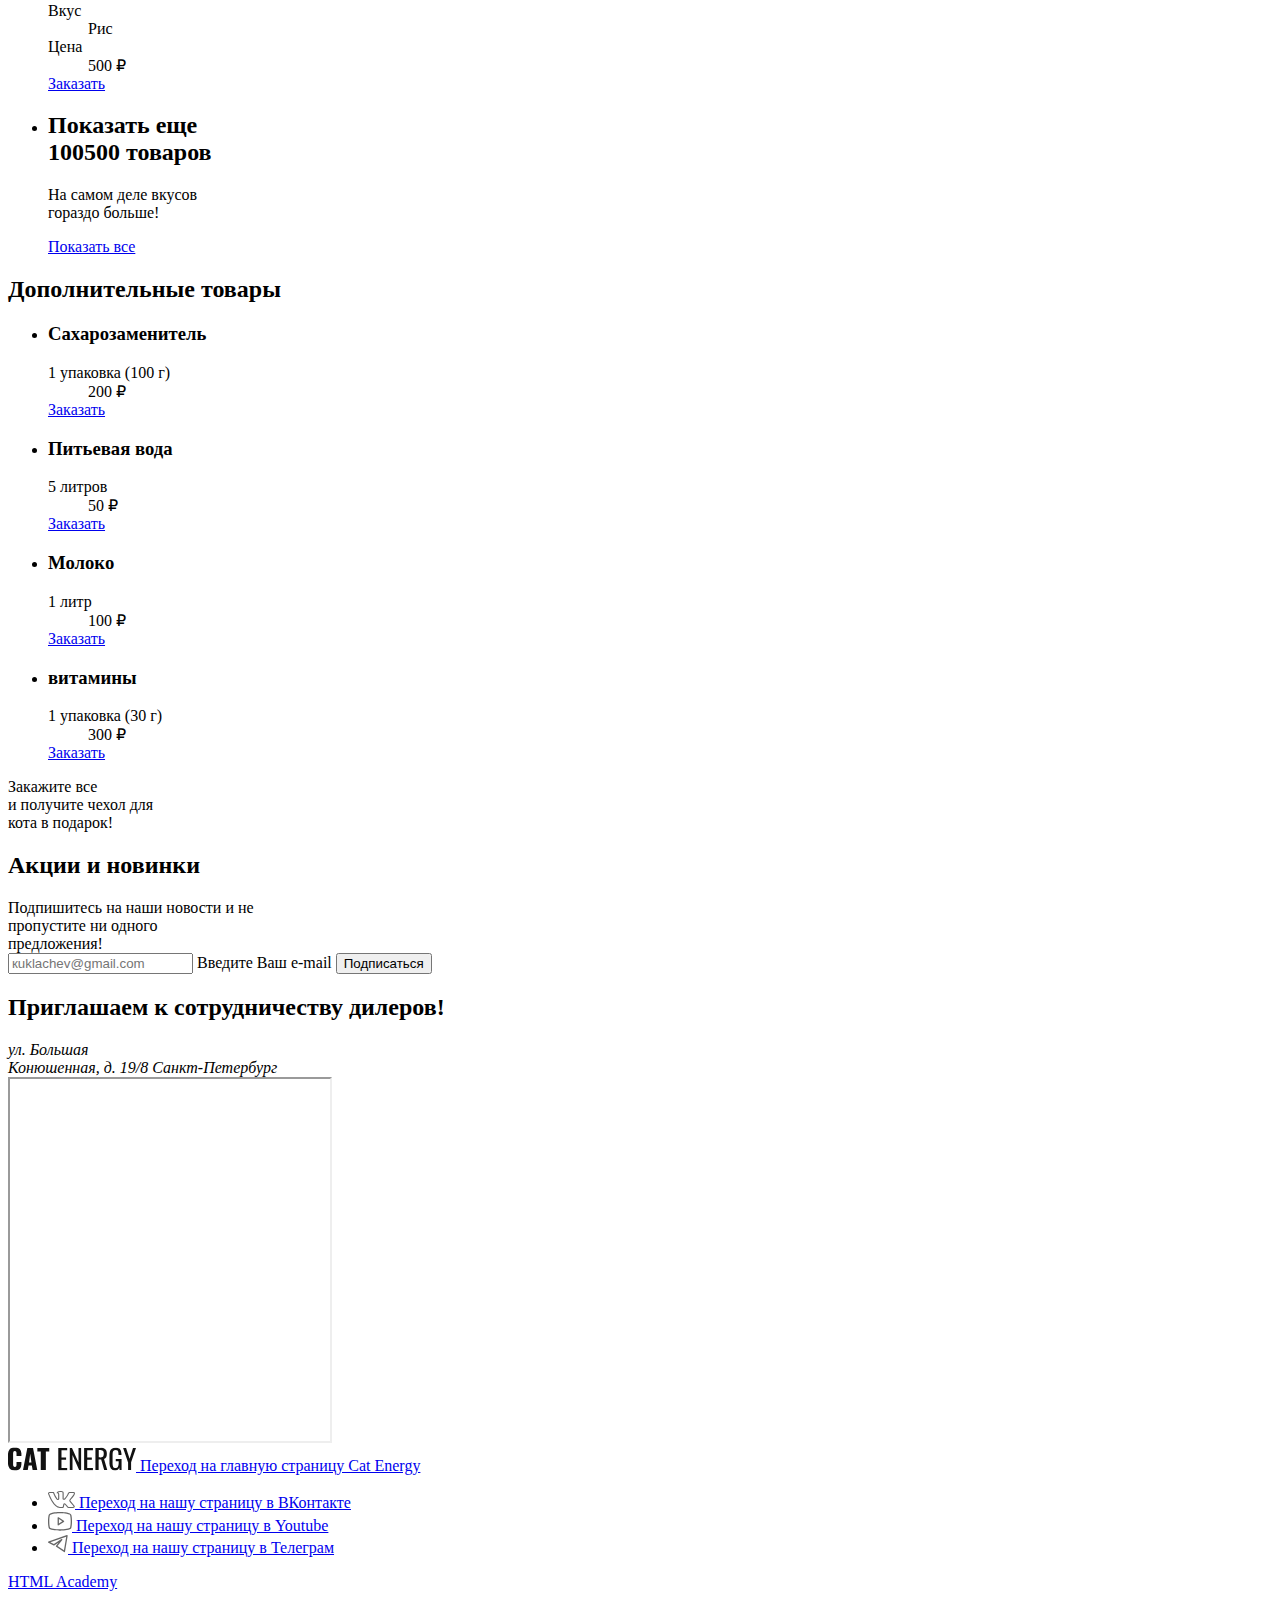
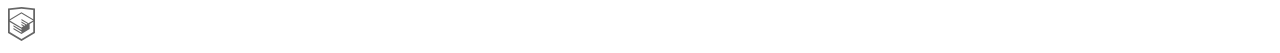
<file: catalog.html>
<!DOCTYPE html><html class="page" lang="ru"><head><meta charset="UTF-8"><link rel="icon" href="favicon.ico"><!-- 32x32 --><link rel="icon" href="favicons/favicon-32x32.svg" type="image/svg+xml"><link rel="apple-touch-icon" href="favicons/favicon-180x180.png"><link rel="manifest" href="manifest.webmanifest"><title>Cat Energy</title><meta name="viewport" content="width=device-width,initial-scale=1"><meta name="description" content="Функциональное питание для котов. Подбор программ питания для похудения или набора мышечной массы вашего питомца. Каталог товаров."><link rel="stylesheet" href="styles/styles.css"><link rel="preload" as="font" type="font/woff2" href="./fonts/lato/Lato-Regular.woff2" crossorigin="anonymous"><link rel="preload" as="font" type="font/woff2" href="./fonts/oswald/oswaldregular.woff2" crossorigin="anonymous"></head><body class="page__body"><header class="main-header main-header--nojs"><a class="main-header__logo" href="index.html"><picture><source media="(min-width:1440px)" width="70" height="59" type="image/svg+xml" srcset="images/common/main-logo-desktop.svg"><source media="(min-width:768px)" width="60" height="50" type="image/svg+xml" srcset="images/common/main-logo-tablet.svg"><img src="images/common/main-logo-mobile.svg" width="33" height="38" alt="Логотип организации."></picture><picture><source media="(min-width:1440px)" width="118" height="21" type="image/svg+xml" srcset="images/common/logo-text-tablet.svg"><source media="(min-width:768px)" width="101" height="18" type="image/svg+xml" srcset="images/common/logo-text-tablet.svg"><img src="images/common/logo-text-mobile.svg" width="101" height="18" alt="Cat energy."></picture><span class="visually-hidden">Переход на главную страницу Cat Energy.</span></a><nav class="main-header__main nav main-nav main-nav--opened"><button class="main-nav__toggle" type="button"><span class="visually-hidden">Открыть меню</span></button><ul class="main-nav__list site-nav-list"><li class="site-nav-list__item"><a href="index.html">Главная</a></li><li class="site-nav-list__item site-nav-list__item--current"><a href="catalog.html" aria-current="page">Каталог продукции</a></li><li class="site-nav-list__item"><a href="programs.html">Подбор программы</a></li></ul></nav></header><main class="main-container"><section class="products"><h1 class="products__title prime-title">Каталог продукции</h1><ul class="products__list"><li class="products__item product-card"><a class="product-card__image" href="catalog/pro-products/chicken-pro-500.html" tabindex="-1"><picture><source media="(min-width:1440px)" width="161" height="172" type="image/webp" srcset="images/catalog/pro/chicken-pro-500-desktop@1x.webp, images/catalog/pro/chicken-pro-500-desktop@2x.webp 2x"><source media="(min-width:768px)" width="161" height="172" type="image/webp" srcset="images/catalog/pro/chicken-pro-500-tablet@1x.webp, images/catalog/pro/chicken-pro-500-tablet@2x.webp 2x"><source type="image/webp" srcset="images/catalog/pro/chicken-pro-500-moblie@1x.webp, images/catalog/pro/chicken-pro-500-moblie@2x.webp 2x"><source media="(min-width:1440px)" width="161" height="172" type="image/png" srcset="images/catalog/pro/chicken-pro-500-desktop@1x.png, images/catalog/pro/chicken-pro-500-desktop@2x.png 2x"><source media="(min-width:768px)" width="161" height="172" type="image/png" srcset="images/catalog/pro/chicken-pro-500-tablet@1x.png, images/catalog/pro/chicken-pro-500-tablet@2x.png 2x"><img src="images/catalog/pro/chicken-pro-500-moblie@1x.png" srcset="images/catalog/pro/chicken-pro-500-moblie@2x.png 2x" width="80" height="86" alt="Баночка с кошачьим питанием, со вкусом курицы."></picture></a><a href="catalog/pro-products/chicken-pro-500.html"><h2 class="product-card__title">Cat Energy<br class="mobile-br">PRO<br class="tablet-desktop-br">500 г</h2></a><dl class="product-card__parameters-list"><div class="product-card__parameters-item"><dt class="product-card__parameter">Масса</dt><dd class="product-card__parameter-value">500 г</dd></div><div class="product-card__parameters-item"><dt class="product-card__parameter">Вкус</dt><dd class="product-card__parameter-value">Курица</dd></div><div class="product-card__parameters-item"><dt class="product-card__parameter">Цена</dt><dd class="product-card__parameter-value">700 ₽</dd></div></dl><a class="product-card__link-button primary-button" href="order.html">Заказать</a></li><li class="products__item product-card"><a class="product-card__image" href="catalog/pro-products/chicken-pro-1000.html" tabindex="-1"><picture><source media="(min-width:1440px)" width="172" height="196" type="image/webp" srcset="images/catalog/pro/chicken-pro-1000-desktop@1x.webp, images/catalog/pro/chicken-pro-1000-desktop@2x.webp 2x"><source media="(min-width:768px)" width="168" height="206" type="image/webp" srcset="images/catalog/pro/chicken-pro-1000-tablet@1x.webp, images/catalog/pro/chicken-pro-1000-tablet@2x.webp 2x"><source type="image/webp" srcset="images/catalog/pro/chicken-pro-1000-moblie@1x.webp, images/catalog/pro/chicken-pro-1000-moblie@2x.webp 2x"><source media="(min-width:1440px)" width="172" height="196" type="image/png" srcset="images/catalog/pro/chicken-pro-1000-desktop@1x.png, images/catalog/pro/chicken-pro-1000-desktop@2x.png 2x"><source media="(min-width:768px)" width="168" height="206" type="image/png" srcset="images/catalog/pro/chicken-pro-1000-tablet@1x.png, images/catalog/pro/chicken-pro-1000-tablet@2x.png 2x"><img src="images/catalog/pro/chicken-pro-1000-moblie@1x.png" srcset="images/catalog/pro/chicken-pro-1000-moblie@2x.png 2x" width="84" height="100" alt="Баночка с кошачьим питанием, со вкусом курицы."></picture></a><a href="catalog/pro-products/chicken-pro-1000.html"><h2 class="product-card__title">Cat Energy<br class="mobile-br">PRO<br class="tablet-desktop-br">1000 г</h2></a><dl class="product-card__parameters-list"><div class="product-card__parameters-item"><dt class="product-card__parameter">Масса</dt><dd class="product-card__parameter-value">1000 г</dd></div><div class="product-card__parameters-item"><dt class="product-card__parameter">Вкус</dt><dd class="product-card__parameter-value">Курица</dd></div><div class="product-card__parameters-item"><dt class="product-card__parameter">Цена</dt><dd class="product-card__parameter-value">1000 ₽</dd></div></dl><a class="product-card__link-button primary-button" href="order.html">Заказать</a></li><li class="products__item product-card"><a class="product-card__image" href="catalog/pro-products/fish-pro-500.html" tabindex="-1"><picture><source media="(min-width:1440px)" width="163" height="174" type="image/webp" srcset="images/catalog/pro/fish-pro-500-desktop@1x.webp, images/catalog/pro/fish-pro-500-desktop@2x.webp 2x"><source media="(min-width:768px)" width="163" height="174" type="image/webp" srcset="images/catalog/pro/fish-pro-500-tablet@1x.webp, images/catalog/pro/fish-pro-500-tablet@2x.webp 2x"><source type="image/webp" srcset="images/catalog/pro/fish-pro-500-moblie@1x.webp, images/catalog/pro/fish-pro-500-moblie@2x.webp 2x"><source media="(min-width:1440px)" width="163" height="174" type="image/png" srcset="images/catalog/pro/fish-pro-500-desktop@1x.png, images/catalog/pro/fish-pro-500-desktop@2x.png 2x"><source media="(min-width:768px)" width="163" height="174" type="image/png" srcset="images/catalog/pro/fish-pro-500-tablet@1x.png, images/catalog/pro/fish-pro-500-tablet@2x.png 2x"><img src="images/catalog/pro/fish-pro-500-moblie@1x.png" srcset="images/catalog/pro/fish-pro-500-moblie@2x.png 2x" width="68" height="78" alt="Баночка с кошачьим питанием, со вкусом рыбы."></picture></a><a href="catalog/pro-products/fish-pro-500.html"><h2 class="product-card__title">Cat Energy<br class="mobile-br">PRO<br class="tablet-desktop-br">500 г</h2></a><dl class="product-card__parameters-list"><div class="product-card__parameters-item"><dt class="product-card__parameter">Масса</dt><dd class="product-card__parameter-value">500 г</dd></div><div class="product-card__parameters-item"><dt class="product-card__parameter">Вкус</dt><dd class="product-card__parameter-value">Рыба</dd></div><div class="product-card__parameters-item"><dt class="product-card__parameter">Цена</dt><dd class="product-card__parameter-value">700 ₽</dd></div></dl><a class="product-card__link-button primary-button" href="order.html">Заказать</a></li><li class="products__item product-card"><a class="product-card__image" href="catalog/pro-products/fish-pro-1000.html" tabindex="-1"><picture><source media="(min-width:1440px)" width="172" height="196" type="image/webp" srcset="images/catalog/pro/fish-pro-1000-desktop@1x.webp, images/catalog/pro/fish-pro-1000-desktop@2x.webp 2x"><source media="(min-width:768px)" width="168" height="200" type="image/webp" srcset="images/catalog/pro/fish-pro-1000-tablet@1x.webp, images/catalog/pro/fish-pro-1000-tablet@2x.webp 2x"><source type="image/webp" srcset="images/catalog/pro/fish-pro-1000-moblie@1x.webp, images/catalog/pro/fish-pro-1000-moblie@2x.webp 2x"><source media="(min-width:1440px)" width="172" height="196" type="image/png" srcset="images/catalog/pro/fish-pro-1000-desktop@1x.png, images/catalog/pro/fish-pro-1000-desktop@2x.png 2x"><source media="(min-width:768px)" width="168" height="200" type="image/png" srcset="images/catalog/pro/fish-pro-1000-tablet@1x.png, images/catalog/pro/fish-pro-1000-tablet@2x.png 2x"><img src="images/catalog/pro/fish-pro-1000-moblie@1x.png" srcset="images/catalog/pro/fish-pro-1000-moblie@2x.png 2x" width="84" height="100" alt="Баночка с кошачьим питанием, со вкусом рыбы."></picture></a><a href="catalog/pro-products/fish-pro-1000.html"><h2 class="product-card__title">Cat Energy<br class="mobile-br">PRO<br class="tablet-desktop-br">1000 г</h2></a><dl class="product-card__parameters-list"><div class="product-card__parameters-item"><dt class="product-card__parameter">Масса</dt><dd class="product-card__parameter-value">1000 г</dd></div><div class="product-card__parameters-item"><dt class="product-card__parameter">Вкус</dt><dd class="product-card__parameter-value">Рыба</dd></div><div class="product-card__parameters-item"><dt class="product-card__parameter">Цена</dt><dd class="product-card__parameter-value">1000 ₽</dd></div></dl><a class="product-card__link-button primary-button" href="order.html">Заказать</a></li><li class="products__item product-card"><a class="product-card__image" href="catalog/slim-products/buckwheat-slim-500.html" tabindex="-1"><picture><source media="(min-width:1440px)" width="161" height="171" type="image/webp" srcset="images/catalog/slim/buckwheat-slim-500-desktop@1x.webp, images/catalog/slim/buckwheat-slim-500-desktop@2x.webp 2x"><source media="(min-width:768px)" width="161" height="171" type="image/webp" srcset="images/catalog/slim/buckwheat-slim-500-tablet@1x.webp, images/catalog/slim/buckwheat-slim-500-tablet@2x.webp 2x"><source type="image/webp" srcset="images/catalog/slim/buckwheat-slim-500-moblie@1x.webp, images/catalog/slim/buckwheat-slim-500-moblie@2x.webp 2x"><source media="(min-width:1440px)" width="161" height="171" type="image/png" srcset="images/catalog/slim/buckwheat-slim-500-desktop@1x.png, images/catalog/slim/buckwheat-slim-500-desktop@2x.png 2x"><source media="(min-width:768px)" width="161" height="171" type="image/png" srcset="images/catalog/slim/buckwheat-slim-500-tablet@1x.png, images/catalog/slim/buckwheat-slim-500-tablet@2x.png 2x"><img src="images/catalog/slim/buckwheat-slim-500-moblie@1x.png" srcset="images/catalog/slim/buckwheat-slim-500-moblie@2x.png 2x" width="68" height="78" alt="Баночка с кошачьим питанием, со вкусом гречки."></picture></a><a href="catalog/slim-products/buckwheat-slim-500.html"><h2 class="product-card__title">Cat Energy<br class="mobile-br">SLIM<br class="tablet-desktop-br">500 г</h2></a><dl class="product-card__parameters-list"><div class="product-card__parameters-item"><dt class="product-card__parameter">Масса</dt><dd class="product-card__parameter-value">500 г</dd></div><div class="product-card__parameters-item"><dt class="product-card__parameter">Вкус</dt><dd class="product-card__parameter-value">Гречка</dd></div><div class="product-card__parameters-item"><dt class="product-card__parameter">Цена</dt><dd class="product-card__parameter-value">400 ₽</dd></div></dl><a class="product-card__link-button primary-button" href="order.html">Заказать</a></li><li class="products__item product-card"><a class="product-card__image" href="catalog/slim-products/buckwheat-slim-1000.html" tabindex="-1"><picture><source media="(min-width:1440px)" width="172" height="196" type="image/webp" srcset="images/catalog/slim/buckwheat-slim-1000-desktop@1x.webp, images/catalog/slim/buckwheat-slim-1000-desktop@2x.webp 2x"><source media="(min-width:768px)" width="168" height="200" type="image/webp" srcset="images/catalog/slim/buckwheat-slim-1000-tablet@1x.webp, images/catalog/slim/buckwheat-slim-1000-tablet@2x.webp 2x"><source type="image/webp" srcset="images/catalog/slim/buckwheat-slim-1000-moblie@1x.webp, images/catalog/slim/buckwheat-slim-1000-moblie@2x.webp 2x"><source media="(min-width:1440px)" width="172" height="196" type="image/png" srcset="images/catalog/slim/buckwheat-slim-1000-desktop@1x.png, images/catalog/slim/buckwheat-slim-1000-desktop@2x.png 2x"><source media="(min-width:768px)" width="168" height="200" type="image/png" srcset="images/catalog/slim/buckwheat-slim-1000-tablet@1x.png, images/catalog/slim/buckwheat-slim-1000-tablet@2x.png 2x"><img src="images/catalog/slim/buckwheat-slim-1000-moblie@1x.png" srcset="images/catalog/slim/buckwheat-slim-1000-moblie@2x.png 2x" width="84" height="100" alt="Баночка с кошачьим питанием, со вкусом гречки."></picture></a><a href="catalog/slim-products/buckwheat-slim-1000.html"><h2 class="product-card__title">Cat Energy<br class="mobile-br">SLIM<br class="tablet-desktop-br">1000 г</h2></a><dl class="product-card__parameters-list"><div class="product-card__parameters-item"><dt class="product-card__parameter">Масса</dt><dd class="product-card__parameter-value">1000 г</dd></div><div class="product-card__parameters-item"><dt class="product-card__parameter">Вкус</dt><dd class="product-card__parameter-value">Гречка</dd></div><div class="product-card__parameters-item"><dt class="product-card__parameter">Цена</dt><dd class="product-card__parameter-value">700 ₽</dd></div></dl><a class="product-card__link-button primary-button" href="order.html">Заказать</a></li><li class="products__item product-card"><a class="product-card__image" href="catalog/slim-products/rice-slim-500.html" tabindex="-1"><picture><source media="(min-width:1440px)" width="163" height="174" type="image/webp" srcset="images/catalog/slim/rice-slim-500-desktop@1x.webp, images/catalog/slim/rice-slim-500-desktop@2x.webp 2x"><source media="(min-width:768px)" width="163" height="174" type="image/webp" srcset="images/catalog/slim/rice-slim-500-tablet@1x.webp, images/catalog/slim/rice-slim-500-tablet@2x.webp 2x"><source type="image/webp" srcset="images/catalog/slim/rice-slim-500-moblie@1x.webp, images/catalog/slim/rice-slim-500-moblie@2x.webp 2x"><source media="(min-width:1440px)" width="163" height="174" type="image/png" srcset="images/catalog/slim/rice-slim-500-desktop@1x.png, images/catalog/slim/rice-slim-500-desktop@2x.png 2x"><source media="(min-width:768px)" width="163" height="174" type="image/png" srcset="images/catalog/slim/rice-slim-500-tablet@1x.png, images/catalog/slim/rice-slim-500-tablet@2x.png 2x"><img src="images/catalog/slim/rice-500-moblie@1x.png" srcset="images/catalog/slim/rice-500-moblie@2x.png 2x" width="72" height="84" alt="Баночка с кошачьим питанием, со вкусом риса."></picture></a><a href="catalog/slim-products/rice-slim-500.html"><h2 class="product-card__title">Cat Energy<br class="mobile-br">SLIM<br class="tablet-desktop-br">500 г</h2></a><dl class="product-card__parameters-list"><div class="product-card__parameters-item"><dt class="product-card__parameter">Масса</dt><dd class="product-card__parameter-value">500 г</dd></div><div class="product-card__parameters-item"><dt class="product-card__parameter">Вкус</dt><dd class="product-card__parameter-value">Рис</dd></div><div class="product-card__parameters-item"><dt class="product-card__parameter">Цена</dt><dd class="product-card__parameter-value">500 ₽</dd></div></dl><a class="product-card__link-button primary-button" href="order.html">Заказать</a></li><li class="products__item show-more"><span class="show-more__icon"></span><h2 class="show-more__title">Показать еще<br class="tablet-desktop-br">100500 товаров</h2><p class="show-more__text">На самом деле вкусов<br class="tablet-desktop-br">гораздо больше!</p><a class="show-more__button primary-button" href="catalog/all-goods.html">Показать все</a></li></ul></section><section class="additional"><h2 class="additional__title catalog-section-title">Дополнительные товары</h2><div class="additional__container"><ul class="additional__list"><li class="additional__item additional-card"><h3 class="additional-card__title">Сахарозаменитель</h3><dl><dt class="additional-card__parameter">1 упаковка (100 г)</dt><dd class="additional-card__parameter-value">200 ₽</dd></dl><a class="additional-card__link-button primary-button" href="catalog/additional/sweetener.html">Заказать</a></li><li class="additional__item additional-card"><h3 class="additional-card__title">Питьевая вода</h3><dl><dt class="additional-card__parameter">5 литров</dt><dd class="additional-card__parameter-value">50 ₽</dd></dl><a class="additional-card__link-button primary-button" href="catalog/additional/water.html">Заказать</a></li><li class="additional__item additional-card"><h3 class="additional-card__title">Молоко</h3><dl><dt class="additional-card__parameter">1 литр</dt><dd class="additional-card__parameter-value">100 ₽</dd></dl><a class="additional-card__link-button primary-button" href="catalog/additional/milk.html">Заказать</a></li><li class="additional__item additional-card"><h3 class="additional-card__title">витамины</h3><dl><dt class="additional-card__parameter">1 упаковка (30 г)</dt><dd class="additional-card__parameter-value">300 ₽</dd></dl><a class="additional-card__link-button primary-button" href="catalog/additional/vitamins.html">Заказать</a></li></ul><div class="additional__gift gift"><span class="gift__icon"></span><p class="gift__text">Закажите все<br>и получите чехол для<br>кота в подарок!</p></div></div></section><section class="subscribtion"><h2 class="subscribtion__title catalog-section-title">Акции и новинки</h2><form class="subscribtion__form" action="http://echo.htmlacademy.ru" method="post"><label class="subscribtion__label" for="subscribtion-e-mail">Подпишитесь на наши новости и не<br class="mobile-br">пропустите ни одного<br class="tablet-br">предложения!</label><div class="subscribtion__field-wrapper"><input class="subscribtion__field" type="email" id="subscribtion-e-mail" name="subscribtion-e-mail" title="Введите Ваш e-mail" placeholder="кuklachev@gmail.com" required> <span class="visually-hidden">Введите Ваш e-mail</span> <button class="subscribtion__button primary-button" type="submit">Подписаться</button></div></form></section><section class="address"><div class="address__text-container"><h2 class="address__title">Приглашаем к&nbsp;сотрудничеству дилеров!</h2><address class="address__info"><span>ул. Большая<br>Конюшенная, д. 19/8</span> <span class="address__city">Санкт-Петербург</span></address></div><iframe class="address__map" src="https://yandex.ru/map-widget/v1/?um=constructor%3A1730ffaf2384e1e8f979b1b6111c494e746fb3544c91f9c7dfaa589d7f621c98&amp;source=constructor" width="320" height="362"></iframe></section></main><footer class="main-footer"><a class="main-footer__link" href="index.html"><img src="images/common/logo-text-mobile.svg" width="128" height="24" alt="Cat energy."> <span class="visually-hidden">Переход на главную страницу Cat Energy</span></a><ul class="main-footer__social-list social"><li class="social__item"><a href="vk.com"><svg class="social__link" aria-hidden="true" focusable="false" xmlns="http://www.w3.org/2000/svg" width="27" height="17" fill="#666" viewBox="0 0 27 17"><path d="M0 2.34Q0 1.05 1.55.96l3.97.02q.4 0 .53.38.6 1.89 1.37 3.25Q8.18 6 9.41 7.77q.1.23.34.23.19 0 .3-.18l.07-.28.03-4.35q0-.45-.23-.6t-.83-.23q-.48-.07-.48-.55 0-.1.02-.15Q9.2.03 11.83.03l1.5-.03q1 0 1.67.48t.67 1.5V7.7q.18.12.34.12.4 0 .7-.45 2.92-3.87 3.17-5.18 0-.03.05-.13.19-.38.61-.65.43-.28.75-.38a1 1 0 0 1 .24-.05h4.13l.26.03q.53 0 .83.47.1.15.15.33a2 2 0 0 1 .06.55v.18a6 6 0 0 1-.94 2.2q-.75 1.17-1.93 2.53t-1.47 1.78q-.24.3-.24.56 0 .2.21.45l3.9 4.63q.3.4.31.88 0 .57-.48.95t-1.14.43l-.46.02h-4.04q-.03 0-.11.02l-.1.01q-.6 0-1.1-.48-.19-.2-2.5-2.97a1 1 0 0 0-.38-.32 39 39 0 0 0-.53 2.24l-.08.42a1.4 1.4 0 0 1-1.12 1.06l-.37.02h-2.61q-2.22 0-4.41-1.9a19 19 0 0 1-3.96-4.95A48 48 0 0 1 .13 3.07 2 2 0 0 1 0 2.34m16.01 6.51q-.55 0-1.01-.29a.9.9 0 0 1-.45-.79V2q0-.51-.27-.72t-.93-.21l-1.52.05q-1.14 0-1.73.37 1.17.54 1.17 1.71v4.43a1.5 1.5 0 0 1-.53 1.04q-.48.42-1.07.42-.8 0-1.22-.73a26 26 0 0 1-3.1-5.63l-.23-.66-3.55-.02q-.35 0-.38.03-.04.04-.04.22 0 .22.05.48l.56 1.4Q4 9.63 6.62 12.77q2.63 3.15 5.16 3.15h2.66q.16 0 .24-.09t.13-.34l.06-.25.5-2.21q.22-.45.38-.6.3-.29.69-.28.64 0 1.3.73l2.27 2.71q.22.33.45.33h4.4q.8 0 .8-.38a.5.5 0 0 0-.08-.25l-3.87-4.55q-.45-.53-.45-1.13 0-.61.43-1.16.35-.51 1.34-1.67 1-1.17 1.75-2.19t.98-1.85l.08-.33-.02-.16q0-.11-.03-.19h-4.18q-.4.15-.64.45L20.8 3q-.66 1.73-3.5 5.36-.55.5-1.3.5"/></svg> <span class="visually-hidden">Переход на нашу страницу в ВКонтакте</span></a></li><li class="social__item"><a href="youtube.com"><svg class="social__link" aria-hidden="true" focusable="false" xmlns="http://www.w3.org/2000/svg" width="24" height="19" fill="#666" viewBox="0 0 24 19"><path d="m15.85 8.8-5.24-3.5a.65.65 0 0 0-1.01.55v6.98a.65.65 0 0 0 1.01.54l5.24-3.49a.65.65 0 0 0 0-1.09m-4.94 2.8V7.08l3.4 2.27zm12.48-8.56a2.4 2.4 0 0 0-1.45-1.63C18.22-.02 12.25 0 12 0S5.78-.02 2.06 1.4A2.4 2.4 0 0 0 .61 3.05 25 25 0 0 0 0 9.34c0 3.26.33 5.22.61 6.3a2.4 2.4 0 0 0 1.45 1.63c3.72 1.43 9.69 1.4 9.94 1.4h.08c.75 0 6.31-.04 9.86-1.4a2.4 2.4 0 0 0 1.45-1.64c.28-1.07.61-3.03.61-6.3 0-3.25-.33-5.22-.61-6.29m-1.27 12.27a1.1 1.1 0 0 1-.65.74c-3.5 1.34-9.4 1.32-9.47 1.32s-5.98.02-9.47-1.32a1.1 1.1 0 0 1-.65-.74c-.27-1-.57-2.85-.57-5.97s.3-4.97.57-5.97a1.1 1.1 0 0 1 .65-.74C6.03 1.29 11.93 1.3 12 1.3s5.98-.02 9.47 1.32a1.1 1.1 0 0 1 .65.74c.27 1 .57 2.85.57 5.97s-.3 4.96-.57 5.97"/></svg> <span class="visually-hidden">Переход на нашу страницу в Youtube</span></a></li><li class="social__item"><a href="t.me"><svg class="social__link" aria-hidden="true" focusable="false" xmlns="http://www.w3.org/2000/svg" width="20" height="18" fill="#666" viewBox="0 0 20 18"><path fill-rule="evenodd" d="M19.46.15c.18.15.27.38.23.61l-2.63 15.76a.66.66 0 0 1-1.01.44l-7.88-5.25a.66.66 0 0 1-.15-.96l2.61-3.26-4.36 2.9a.7.7 0 0 1-.65.05L.36 7.8a.66.66 0 0 1 .08-1.2L18.82.03a.7.7 0 0 1 .64.11M2.33 7.32 5.86 9.1l7.56-5.04a.66.66 0 0 1 .88.96l-4.8 6 6.43 4.3 2.28-13.66z" clip-rule="evenodd"/></svg> <span class="visually-hidden">Переход на нашу страницу в Телеграм</span></a></li></ul><a class="main-footer__studio studio" href="https://htmlacademy.ru/intensive/adaptive"><p class="studio__title">HTML Academy</p><svg aria-hidden="true" focusable="false" xmlns="http://www.w3.org/2000/svg" width="27" height="34" fill="#666" viewBox="0 0 27 34"><path d="M13.64.02 13.5 0 0 1.4v24.61L13.5 34 27 26.01V1.41zm11.6 25L13.5 31.96 1.77 25.02v-10.1l11.68 6.93.02 1.25-8.02-4.75v1.23l8.04 4.8.02 1.3-8.05-4.76v1.22l8.04 4.81 8.12-4.83V16.9l3.62-2.15zm0-11.57L22 15.33l-1.48.88-7.06-4.19-.01 1.23 6.04 3.57-.06.03-.13.07-.86.5-4.98-2.95-.01 1.22 3.93 2.33-.93.61-.02.01-2.97-1.74-.01 1.23 1.94 1.13-1.98 1.19L1.8 13.58l11.63-6.96zm0-1.22L13.43 5.3 1.77 12.22V2.99L13.5 1.76 25.23 3z"/></svg></a></footer><script src="scripts/index.js" defer="defer"></script></body></html>
</file>
<file: styles/styles.css>
.header{color:#fff;background-color:#639;padding:10px 15px}
</file>
<file: 11/styles/styles.css>
@font-face{font-family:Lato;font-weight:400;font-style:normal;font-display:swap;src:url(../fonts/lato/Lato-Regular.woff2)format("woff2")}@font-face{font-family:Oswald;font-weight:400;font-style:normal;font-display:swap;src:url(../fonts/oswald/oswaldregular.woff2)format("woff2")}*,:before,:after{box-sizing:border-box}img{object-fit:contain;max-width:100%;height:auto}a{text-decoration:none}.visually-hidden{clip:rect(0 0 0 0);border:0;width:1px;height:1px;margin:-1px;padding:0;position:absolute;overflow:hidden}.page{height:100%}.page__body{color:#444;background-color:#fff;grid-template-rows:min-content 1fr min-content;justify-content:center;min-width:320px;min-height:100%;margin:0 auto;padding:0;font-family:Lato,Arial,sans-serif;font-size:14px;font-style:normal;line-height:18px;display:grid}@media screen and (width>=768px){.page__body{font-size:16px;line-height:24px}}.primary-button{color:#fff;text-transform:uppercase;cursor:pointer;background-color:#68b738;border:none;flex-wrap:wrap;justify-content:center;align-items:center;padding:10px 20px;font-family:Oswald,Lato,Arial,sans-serif;line-height:20px;display:flex}.primary-button:hover,.primary-button:focus{background-color:#5eaa2f}.primary-button:active{color:#ffffff4d;background-color:#5eaa2f}.prime-title{font-family:Oswald,Lato,Arial,sans-serif;font-size:36px;line-height:40px}@media screen and (width>=768px){.prime-title{font-size:60px;line-height:100%}}.catalog-section-title{color:#000;white-space:nowrap;align-items:center;gap:20px;font-size:24px;line-height:100%;display:flex}@media screen and (width<=767px){.catalog-section-title{text-indent:20px}}@media screen and (width>=768px){.catalog-section-title{gap:40px;font-size:32px}}@media screen and (width>=1440px){.catalog-section-title{font-size:40px}}.catalog-section-title:before,.catalog-section-title:after{content:"";background-color:#68b738;height:2px}@media screen and (width<=767px){.catalog-section-title:before{display:none}}@media screen and (width>=768px){.catalog-section-title:before{width:30px}}@media screen and (width>=1440px){.catalog-section-title:before{width:70px}}.catalog-section-title:after{flex-grow:1;width:35px}.mobile-br{display:none}@media screen and (width<=767px){.mobile-br{display:block}}.tablet-br{display:none}@media screen and (width>=768px) and (width<=1439px){.tablet-br{display:block}}.tablet-desktop-br{display:none}@media screen and (width>=768px){.tablet-desktop-br{display:block}}.main-header{flex-wrap:wrap;justify-content:space-between;min-height:38px;padding:13px 13px 14px 20px;display:flex;position:relative}@media screen and (width>=768px){.main-header{padding:25px 34px 0 30px}}@media screen and (width>=1440px){.main-header{padding:55px 110px 0}}.main-header__logo{justify-content:space-between;align-items:center;width:190px;display:flex}@media screen and (width>=768px){.main-header__logo{width:174px}}@media screen and (width>=1440px){.main-header__logo{width:202px}}.main-header__logo:hover,.main-header__logo:focus{opacity:.8}.main-header__logo:active{opacity:.6}.main-header__logo img{display:block}.main-nav{align-items:center;width:auto;display:flex}.main-nav__toggle{cursor:pointer;background-color:#0000;border:none;width:38px;height:38px;padding:7px;position:relative}@media screen and (width>=768px){.main-nav__toggle{display:none}}.main-nav__toggle:before{content:"";background-color:#000;width:24px;height:2px;position:absolute;top:9px;left:7px;box-shadow:0 7px #000,0 14px #000}.main-nav--opened .main-nav__toggle:before,.main-nav--opened .main-nav__toggle:after{content:"";box-shadow:none;background-color:#000;width:25px;height:2px;position:absolute;top:18px;left:6px}.main-nav--opened .main-nav__toggle:before{transform:rotate(46deg)}.main-nav--opened .main-nav__toggle:after{transform:rotate(-46deg)}.site-nav-list{text-transform:uppercase;flex-wrap:wrap;justify-content:center;align-items:center;width:100vw;margin:0;padding:0;font-family:Oswald,Lato,Arial,sans-serif;font-size:20px;line-height:20px;list-style:none;display:flex}@media screen and (width<=767px){.site-nav-list{z-index:2;background-color:#fff;border-bottom:1px solid #e6e6e6;flex-direction:column;position:absolute;top:65px;left:0}}@media screen and (width>=768px){.site-nav-list{justify-content:flex-end;gap:33px;width:calc(100vw - 270px);font-size:18px;line-height:24px}}@media screen and (width>=1440px){.site-nav-list{gap:31px;width:calc(100vw - 460px)}}@media screen and (width<=767px){.site-nav-list--closed{display:none}}.site-nav-list__item{border-top:1px solid #e6e6e6;justify-content:center;align-items:center;width:100%;display:flex}@media screen and (width>=768px){.site-nav-list__item{border-top:none;width:max-content}}.site-nav-list__item:hover,.site-nav-list__itemfocus{opacity:.6}.site-nav-list__item:active{opacity:.3}.site-nav-list a{color:#000;padding:22px 20px 24px}@media screen and (width>=768px){.site-nav-list a{padding:12px 0 14px}}@media screen and (width>=1440px){.site-nav-list--index a{color:#fff}}@media screen and (width>=768px){.site-nav-list__item--current{text-underline-offset:12px;-webkit-text-decoration:underline #68b738;text-decoration:underline #68b738;text-decoration-thickness:2px}}@media screen and (width>=1440px){.site-nav-list__item--current{text-underline-offset:8px}.site-nav-list__item--current-index{-webkit-text-decoration:underline #fff;text-decoration:underline #fff;text-decoration-thickness:2px}}.main-container{margin:0 auto}.hero{color:#fff;text-align:center;background-image:-webkit-linear-gradient(#68b738d9,#68b738d9),-webkit-image-set(url(../images/index/hero-background-mobile@1x.webp) 1x type("image/webp"),url(../images/index/hero-background-mobile@2x.webp) 2x type("image/webp"),url(../images/index/hero-background-mobile@1x.jpg) 1x type("image/jpg"),url(../images/index/hero-background-mobile@2x.jpg) 2x type("image/jpg"));background-image:linear-gradient(#68b738d9,#68b738d9),image-set("../images/index/hero-background-mobile@1x.webp" 1x type("image/webp"),"../images/index/hero-background-mobile@2x.webp" 2x type("image/webp"),"../images/index/hero-background-mobile@1x.jpg" 1x type("image/jpg"),"../images/index/hero-background-mobile@2x.jpg" 2x type("image/jpg"));background-position:top;background-repeat:no-repeat;background-size:320px 302px;grid-template-columns:1fr;grid-template-areas:"hero-title""hero-subtitle""hero-image""hero-button";padding:27px 20px 20px;font-family:Oswald,Lato,Arial,sans-serif;display:grid}@media screen and (width>=768px){.hero{color:#000;background-image:none;padding:65px 30px 0}}@media screen and (width>=1440px){.hero{color:#000;background-image:-webkit-linear-gradient(#68b738d9,#68b738d9),-webkit-image-set(url(../images/index/hero-background-desktop@1x.webp) 1x type("image/webp"),url(../images/index/hero-background-desktop@2x.webp) 2x type("image/webp"),url(../images/index/hero-background-desktop@1x.jpg) 1x type("image/jpg"),url(../images/index/hero-background-desktop@2x.jpg) 2x type("image/jpg"));background-image:linear-gradient(#68b738d9,#68b738d9),image-set("../images/index/hero-background-desktop@1x.webp" 1x type("image/webp"),"../images/index/hero-background-desktop@2x.webp" 2x type("image/webp"),"../images/index/hero-background-desktop@1x.jpg" 1x type("image/jpg"),"../images/index/hero-background-desktop@2x.jpg" 2x type("image/jpg"));background-position:100% 0;background-size:720px 694px;grid-template:"hero-title hero-image""hero-subtitle hero-image""hero-button hero-image"1fr/1fr 1fr;margin-top:-116px;margin-bottom:80px;padding:143px 190px 0}}.hero__title{grid-area:hero-title;margin:0 0 25px;line-height:100%}@media screen and (width>=768px){.hero__title{text-align:start;margin-bottom:40px;margin-left:90px}}@media screen and (width>=1440px){.hero__title{margin-left:80px;padding-top:81px}}.hero__subtitle{text-transform:uppercase;grid-area:hero-subtitle;margin:0 0 29px;font-size:14px;line-height:100%}@media screen and (width>=768px){.hero__subtitle{text-align:start;margin-bottom:21px;margin-left:90px;font-size:20px}}@media screen and (width>=1440px){.hero__subtitle{margin-bottom:52px;margin-left:80px}}.hero__button{text-transform:uppercase;grid-area:hero-button;font-size:16px;line-height:20px}@media screen and (width>=768px){.hero__button{align-self:start;width:242px;min-height:54px;font-size:20px;line-height:26px}}@media screen and (width>=768px) and (width<=1439px){.hero__button{z-index:1;grid-area:hero-image;margin-top:29px;margin-left:90px}}@media screen and (height>=1440px){.hero__button{margin-left:80px}}.hero__image{grid-area:hero-image}@media screen and (width>=1440px){.hero__image{margin-left:-299px}}.products{margin:0 auto 26px}@media screen and (width<=767px){.products{border-top:1px solid #d9d9d9}}@media screen and (width>=768px){.products{width:calc(100vw - 60px);margin-bottom:74px}}@media screen and (width>=1440px){.products{width:calc(100vw - 220px);margin-bottom:71px}}.products__title{margin:0 20px 41px;padding-top:27px}@media screen and (width>=768px){.products__title{margin:0 0 84px;padding-top:65px}}@media screen and (width>=1440px){.products__title{padding-top:74px}}.products__list{gap:60px;margin:0 auto;padding:0;list-style:none;display:grid}@media screen and (width<=767px){.products__list{gap:0}}@media screen and (width>=768px){.products__list{grid-template-columns:repeat(auto-fit,324px)}}@media screen and (width>=1440px){.products__list{grid-template-columns:repeat(auto-fit,245px)}}@media screen and (width<=767px){.products__list li{border-top:1px solid #ebebeb}.products__list:last-child{border-bottom:1px solid #ebebeb}}.products__item{width:100%}@media screen and (width>=768px){.products__item{width:324px}}@media screen and (width>=1440px){.products__item{width:245px}}.product-card{grid-template-rows:auto;grid-template-columns:1fr;justify-content:center;padding:20px 20px 25px;font-size:12px;line-height:16px;display:grid}@media screen and (width<=767px){.product-card{grid-template-columns:1fr 1fr;gap:14px 0}}@media screen and (width>=768px){.product-card{background-image:linear-gradient(#0000 81px,#f2f2f2 81px);gap:20px;padding:10px 37px 40px;font-size:16px;line-height:20px}}@media screen and (width>=1440px){.product-card{gap:12px}}.product-card__image{justify-content:center;align-self:center;align-items:center;height:107px;display:flex}@media screen and (width<=767px){.product-card__image{grid-area:1/1/3/2}}@media screen and (width>=768px){.product-card__image{height:210px;margin-bottom:2px}}.product-card__title{color:#222;text-align:center;text-transform:uppercase;margin:0;font-family:Oswald,Lato,Arial,sans-serif;font-size:16px;line-height:20px}@media screen and (width<=767px){.product-card__title{grid-area:1/2/2/3}}@media screen and (width>=768px){.product-card__title{font-size:20px;line-height:24px}}@media screen and (width>=1440px){.product-card__title{margin-bottom:11px}}@media screen and (width<=767px){.product-card__parameters-list{grid-area:2/2/3/3;margin-bottom:3px}}@media screen and (width>=768px){.product-card__parameters-list{margin-bottom:12px}}@media screen and (width>=1440px){.product-card__parameters-list{margin-bottom:22px}}.product-card__parameters-item{justify-content:space-between;display:flex}@media screen and (width>=768px){.product-card__parameters-item{border-bottom:1px solid #cdcdcd;padding-top:5px;padding-bottom:5px}}.product-card__link-button{width:100%;font-size:16px}@media screen and (width<=767px){.product-card__link-button{grid-area:3/1/4/3}}.show-more{color:#444;flex-direction:column;align-self:end;align-items:center;display:flex}@media screen and (width<=767px){.show-more{padding:25px 20px}}@media screen and (width>=768px){.show-more{border:2px solid #d3d3d3;padding:50px 32px 40px}}.show-more__icon{width:30px;height:30px;margin-bottom:23px;position:relative}@media screen and (width>=768px){.show-more__icon{width:60px;height:60px;margin-bottom:50px}}@media screen and (width>=1440px){.show-more__icon{margin-bottom:40px}}.show-more__icon:before,.show-more__icon:after{content:"";background-color:#d3d3d3;display:block;position:absolute}.show-more__icon:before{width:100%;height:2px;top:50%;left:0;transform:translateY(-50%)}.show-more__icon:after{width:2px;height:100%;top:0;left:50%;transform:translate(-50%)}.show-more__title{color:#111;text-transform:uppercase;text-align:center;margin:0 0 8px;font-size:16px;line-height:20px}@media screen and (width>=768px){.show-more__title{margin-bottom:23px;font-size:20px;line-height:24px}}@media screen and (width>=1440px){.show-more__title{margin-bottom:26px}}.show-more__text{text-align:center;margin:0 0 21px;font-size:12px;line-height:16px}@media screen and (width>=768px){.show-more__text{min-height:97px}}@media screen and (width>=1440px){.show-more__text{min-height:105px}}.show-more__button{color:#444;background-color:#f2f2f2;width:calc(100% - 8px)}.show-more__button:hover,.show-more__button:focus,.show-more__button:active{color:#444;background-color:#ebebeb}.additional{margin-bottom:40px}@media screen and (width>=768px){.additional{margin-bottom:80px}}@media screen and (width>=1440px){.additional{margin-bottom:96px}}.additional__title{margin:0 0 36px;font-family:Oswald,Lato,Arial,sans-serif}@media screen and (width>=768px){.additional__title{margin-bottom:80px}}.additional__container{grid-template-columns:1fr;gap:35px;width:calc(100vw - 40px);margin:0 auto;display:grid}@media screen and (width>=768px){.additional__container{gap:70px;width:calc(100vw - 60px)}}@media screen and (width>=1440px){.additional__container{grid-template-columns:1fr 245px;gap:81px;width:calc(100vw - 220px)}}.additional__list{grid-template-columns:1fr;margin:0;padding:0;list-style:none;display:grid}.additional__gift{width:calc(100vw - 40px);min-height:290px;margin:0 auto}@media screen and (width>=768px){.additional__gift{width:calc(100vw - 60px)}}@media screen and (width>=1440px){.additional__gift{width:245px;min-height:288px;margin:0}}.additional-card{border-bottom:1px solid #cdcdcd;grid-template-columns:1fr;grid-template-areas:"additional-card-title""additional-card-parameter-wrapper""additional-card-link-button";padding-top:13px;padding-bottom:19px;font-size:14px;line-height:20px;display:grid}@media screen and (width>=768px){.additional-card{font-size:16px}}@media screen and (width>=768px) and (width<=1439px){.additional-card{border-left:1px solid #cdcdcd;border-right:1px solid #cdcdcd;grid-template-columns:1fr 1fr;grid-template-areas:"additional-card-title additional-card-parameter-wrapper""additional-card-link-button additional-card-link-button";padding:26px 38px 28px}}@media screen and (width>=1440px){.additional-card{grid-template-columns:1fr 1fr 244px;grid-template-areas:"additional-card-title additional-card-parameter-wrapper additional-card-link-button";align-items:center;padding-top:15px;padding-bottom:17px}}.additional-card:first-child{border-top:1px solid #cdcdcd}.additional-card__title{color:#222;text-transform:uppercase;grid-area:additional-card-title;margin:0 0 13px;font-size:16px;line-height:100%}@media screen and (width>=768px){.additional-card__title{margin-bottom:25px;font-size:20px}}@media screen and (width>=1440px){.additional-card__title{margin-bottom:0}}.additional-card dl{grid-area:additional-card-parameter-wrapper;justify-content:space-between;margin-bottom:15px;display:flex}@media screen and (width>=768px) and (width<=1439px){.additional-card dl{justify-content:flex-end;margin-bottom:22px}}@media screen and (width>=1440px){.additional-card dl{margin-bottom:0;margin-right:40px}}@media screen and (width>=768px){.additional-card__parameter-value{margin-left:49px}}.additional-card__link-button{grid-area:additional-card-link-button}.gift{background-image:-webkit-linear-gradient(#68b738d9,#68b738d9),-webkit-image-set(url(../images/catalog/gift-background-mobile@1x.webp) 1x type("image/webp"),url(../images/catalog/gift-background-mobile@2x.webp) 2x type("image/webp"),url(../images/catalog/gift-background-mobile@1x.jpg) 1x type("image/jpg"),url(../images/catalog/gift-background-mobile@2x.jpg) 2x type("image/jpg"));background-image:linear-gradient(#68b738d9,#68b738d9),image-set("../images/catalog/gift-background-mobile@1x.webp" 1x type("image/webp"),"../images/catalog/gift-background-mobile@2x.webp" 2x type("image/webp"),"../images/catalog/gift-background-mobile@1x.jpg" 1x type("image/jpg"),"../images/catalog/gift-background-mobile@2x.jpg" 2x type("image/jpg"));background-position:50%;background-repeat:no-repeat;background-size:cover;flex-direction:column;justify-content:center;align-items:center;padding:10px;display:flex}@media screen and (width>=768px){.gift{background-image:-webkit-linear-gradient(#68b738d9,#68b738d9),-webkit-image-set(url(../images/catalog/gift-background-tablet@1x.webp) 1x type("image/webp"),url(../images/catalog/gift-background-tablet@2x.webp) 2x type("image/webp"),url(../images/catalog/gift-background-tablet@1x.jpg) 1x type("image/jpg"),url(../images/catalog/gift-background-tablet@2x.jpg) 2x type("image/jpg"));background-image:linear-gradient(#68b738d9,#68b738d9),image-set("../images/catalog/gift-background-tablet@1x.webp" 1x type("image/webp"),"../images/catalog/gift-background-tablet@2x.webp" 2x type("image/webp"),"../images/catalog/gift-background-tablet@1x.jpg" 1x type("image/jpg"),"../images/catalog/gift-background-tablet@2x.jpg" 2x type("image/jpg"));flex-direction:row}}@media screen and (width>=1440px){.gift{background-image:-webkit-linear-gradient(#68b738d9,#68b738d9),-webkit-image-set(url(../images/catalog/gift-background-desktop@1x.webp) 1x type("image/webp"),url(../images/catalog/gift-background-desktop@2x.webp) 2x type("image/webp"),url(../images/catalog/gift-background-desktop@1x.jpg) 1x type("image/jpg"),url(../images/catalog/gift-background-desktop@2x.jpg) 2x type("image/jpg"));background-image:linear-gradient(#68b738d9,#68b738d9),image-set("../images/catalog/gift-background-desktop@1x.webp" 1x type("image/webp"),"../images/catalog/gift-background-desktop@2x.webp" 2x type("image/webp"),"../images/catalog/gift-background-desktop@1x.jpg" 1x type("image/jpg"),"../images/catalog/gift-background-desktop@2x.jpg" 2x type("image/jpg"))}}.gift__text{color:#fff;text-align:center;margin:0;font-size:16px;line-height:20px}@media screen and (width>=768px) and (width<=1439px){.gift__text{text-align:start}}.gift__text:before{content:"";background-image:url(../icons/stack.svg#icon-gift);background-position:50%;background-repeat:no-repeat;background-size:contain;width:78px;height:80px;margin:15px auto 48px;display:block}@media screen and (width>=1440px){.gift__text:before{margin-top:13px}}.subscribtion{flex-direction:column;margin-bottom:40px;font-family:Oswald,Lato,Arial,sans-serif;display:flex}@media screen and (width>=768px){.subscribtion{margin-bottom:80px}}@media screen and (width>=1440px){.subscribtion{margin-bottom:104px}}.subscribtion__title{margin:0 0 32px}@media screen and (width>=768px){.subscribtion__title{margin-bottom:66px}}@media screen and (width>=1440px){.subscribtion__title{margin-bottom:72px}}.subscribtion__form{flex-direction:column;justify-content:center;align-items:center;display:flex}.subscribtion__label{color:#000;text-align:center;margin:0 0 24px;font-size:16px;line-height:24px}@media screen and (width>=768px){.subscribtion__label{font-size:24px;line-height:32px}}.subscribtion__field-wrapper{justify-content:center;align-items:center;display:flex}@media screen and (width<=767px){.subscribtion__field-wrapper{flex-direction:column}}.subscribtion__field{color:#444;border:1px solid #e7e7e7;width:100%;min-height:56px;padding:13px;font-size:20px;line-height:20px}@media screen and (width<=767px){.subscribtion__field{margin-bottom:16px}}@media screen and (width>=768px){.subscribtion__field{width:376px}}@media screen and (width>=1440px){.subscribtion__field{width:496px}}.subscribtion__field:hover{border-color:#cdcdcd}.subscribtion__fieldfocus{border:2px solid #444}.subscribtion__field--error{border:2px solid #ff8282}.subscribtion__field::placeholder{text-transform:uppercase}.subscribtion__button{width:100%;min-height:56px;font-size:20px;line-height:26px}@media screen and (width>=768px){.subscribtion__button{width:256px}}.programs{width:calc(100vw - 40px);margin:0 auto 20px}@media screen and (width>=768px){.programs{width:calc(100vw - 60px);margin-bottom:45px}}@media screen and (width>=1440px){.programs{width:calc(100vw - 220px);margin-bottom:71px}}.programs__list{grid-template-columns:1fr;gap:20px;margin:0;padding:0;list-style:none;display:grid}@media screen and (width>=768px){.programs__list{gap:30px}}@media screen and (width>=1440px){.programs__list{grid-template-columns:1fr 1fr;gap:80px}}.program{background-color:#f2f2f2;grid-template-columns:50px 1fr;grid-template-areas:"program-icon program-title""program-description program-description""program-link program-link";gap:22px 20px;padding:24px 20px 18px;display:grid}@media screen and (width>=768px) and (width<=1439px){.program{grid-template-columns:1fr 200px;grid-template-areas:"program-title program-icon""program-description program-icon""program-link program-icon";gap:24px 53px;padding:77px 63px 53px 52px}}@media screen and (width>=1440px){.program{grid-template-columns:100px 1fr;gap:23px 62px;padding:47px 61px 55px 52px}}.program__title{color:#000;text-transform:uppercase;grid-area:program-title;align-self:center;margin:0;font-family:Oswald,Lato,Arial,sans-serif;font-size:24px;line-height:37px}@media screen and (width>=768px){.program__title{font-size:36px;line-height:100%}}.program__icon{background-color:#68b738;border-radius:50%;grid-area:program-icon;align-self:center;width:50px;height:50px;display:block;position:relative;overflow:visible}@media screen and (width>=768px){.program__icon{width:200px;height:200px}}@media screen and (width>=1440px){.program__icon{width:100px;height:100px}}.program__icon:before{content:"";background-position:50%;background-repeat:no-repeat;display:block;position:absolute}.program__icon--slim:before{background-image:url(../icons/stack.svg#slim-icon);width:36px;height:50px;transform:translate(7px,-3px)}@media screen and (width>=768px){.program__icon--slim:before{width:140px;height:194px;transform:translate(30px,-17px)}}@media screen and (width>=1440px){.program__icon--slim:before{width:70px;height:97px;transform:translate(15px,-9px)}}.program__icon--pro:before{background-image:url(../icons/stack.svg#pro-icon);width:67px;height:50px;transform:translate(-9px)}@media screen and (width>=768px){.program__icon--pro:before{width:268px;height:112px;transform:translate(-34px,44px)}}@media screen and (width>=1440px){.program__icon--pro:before{width:134px;height:56px;transform:translate(-17px,22px)}}.program__description{grid-area:program-description;margin:0}@media screen and (width>=768px){.program__description{color:#000;padding-top:16px}}.program__link{color:#000;text-transform:uppercase;grid-area:program-link;align-self:center;align-items:center;font-family:Oswald,Lato,Arial,sans-serif;font-size:16px;line-height:100%;display:flex}@media screen and (width<=767px){.program__link{border-top:1px solid #d9d9d9;padding-top:19px}}@media screen and (width>=768px){.program__link{min-width:165px;min-height:38px;font-size:20px}}@media screen and (width>=1440px){.program__link{min-width:168px}}.program__link:active{opacity:.3}.program__link:after{content:"";background-color:#000;width:32px;height:12px;margin-left:25px;display:block;-webkit-mask-image:url(../icons/stack.svg#icon-arrow);mask-image:url(../icons/stack.svg#icon-arrow);-webkit-mask-position:-8px;mask-position:-8px;-webkit-mask-size:contain;mask-size:contain;-webkit-mask-repeat:no-repeat;mask-repeat:no-repeat}.program__link:hover:after{-webkit-mask-position:0;mask-position:0}.working-principles{padding:20px 20px 49px}@media screen and (width>=768px){.working-principles{padding:32px 30px 92px}}@media screen and (width>=1440px){.working-principles{padding:32px 110px 69px}}.working-principles__title{color:#000;margin-top:0;margin-bottom:40px}@media screen and (width>=768px){.working-principles__title{margin-bottom:32px}}.working-principles__list{counter-reset:item-number;grid-template-columns:1fr;gap:20px;margin:0;padding:0;list-style:none;display:grid}@media screen and (width>=768px){.working-principles__list{grid-template-columns:repeat(2,1fr);gap:37px 137px}}@media screen and (width>=1440px){.working-principles__list{grid-template-columns:repeat(4,1fr);gap:77px}}.working-principles__item{counter-increment:item-number;grid-template-columns:auto 1fr;gap:20px;display:grid;position:relative}@media screen and (width>=768px){.working-principles__item{grid-template:auto 1fr/1fr;gap:31px;width:250px;min-height:280px}.working-principles__item:after{content:counter(item-number);color:#f2f2f2;z-index:-1;font-family:Oswald,Lato,Arial,sans-serif;font-size:280px;line-height:280px;display:block;position:absolute;right:0}}.working-principles__icon{background-color:#68b738;background-position:50%;background-repeat:no-repeat;width:60px;height:60px}@media screen and (width>=768px){.working-principles__icon{width:80px;height:80px;margin-top:40px}}.working-principles__icon--1{background-image:url(../icons/stack.svg#working-principle-1);background-size:25px 28px}.working-principles__icon--2{background-image:url(../icons/stack.svg#working-principle-2);background-size:26px 29px}.working-principles__icon--3{background-image:url(../icons/stack.svg#working-principle-3);background-size:25px 30px}.working-principles__icon--4{background-image:url(../icons/stack.svg#working-principle-4);background-size:26px 31px}.working-principles__description{align-self:center;margin:0;font-size:14px;line-height:18px}@media screen and (width>=768px){.working-principles__description{align-self:stretch;font-size:16px;line-height:24px}}.example{background-color:#eaeaea;grid-template-columns:1fr;grid-template-areas:"example-title""example-decription""example-list""example-compare";gap:20px;padding:25px 20px 40px;display:grid}@media screen and (width>=768px){.example{background-color:#0000;background-image:linear-gradient(0deg,#f2f2f2 462px,#0000 462px);padding:45px 30px 101px}}@media screen and (width>=1440px){.example{background-image:linear-gradient(#0000 135px,#f2f2f2 135px);grid-template-columns:436px 560px;grid-template-areas:"example-title example-compare""example-decription example-compare""example-list example-compare";justify-content:center;gap:69px 224px;padding:0 110px 75px}}.example__title{color:#000;grid-area:example-title;margin:0 0 20px}@media screen and (width>=768px){.example__title{gap:55px;margin-bottom:5px}}@media screen and (width>=1440px){.example__title{margin-bottom:0}}.example__description{grid-area:example-decription;margin:0}@media screen and (width>=768px){.example__description{font-size:16px;line-height:24px}}@media screen and (width>=1440px){.example__description{align-items:end;min-height:173px;display:flex}}.example__list{grid-area:example-list;grid-template-columns:124px 124px;grid-template-areas:"example-weight example-time""example-cost example-cost";gap:20px 32px;margin:0 auto;padding:0;display:grid}@media screen and (width>=768px) and (width<=1439px){.example__list{grid-template-columns:162px 162px 1fr;grid-template-areas:"example-weight example-time example-cost";gap:43px;width:708px}}@media screen and (width>=1440px){.example__list{grid-template-columns:162px 162px;gap:55px 42px;margin:0}}.example__item{grid-template-columns:1fr;display:grid}.example__item-title{text-align:center;text-transform:lowercase;white-space:nowrap;background-color:#eaeaea;order:2;align-self:center;width:min-content;margin:-10px auto 0;padding:0 16px;font-size:12px;line-height:100%;display:block}@media screen and (width>=768px){.example__item-title{background-color:#fff}}@media screen and (width>=1440px){.example__item-title{background-color:#f2f2f2;padding:0 9px;font-size:14px}}.example__item-value{color:#000;text-align:center;text-transform:uppercase;border:1px solid #cdcdcd;border-radius:3px;order:1;margin-left:0;padding:15px 10px 20px;font-family:Oswald,Lato,Arial,sans-serif;font-size:20px;line-height:24px}@media screen and (width>=768px){.example__item-value{font-size:30px;line-height:37px}}.example__item--weight{grid-area:example-weight}.example__item--time{grid-area:example-time}.example__item-cost{white-space:nowrap;grid-area:example-cost;justify-content:center;margin:0 auto;font-family:Oswald,Lato,Arial,sans-serif;line-height:20px;display:flex}@media screen and (width>=768px){.example__item-cost{margin:0;font-size:20px}}@media screen and (width>=768px) and (width<=1439px){.example__item-cost{text-align:end;flex-direction:column}}@media screen and (width>=1440px){.example__item-cost{justify-content:flex-start}}.example__item-cost-title,.example__item-cost-value{color:#000;text-transform:uppercase}.example__item-cost-value{margin-left:3px}@media screen and (width>=1440px){.example__item-cost-value{margin-left:63px}}.example__compare-container{grid-area:example-compare;grid-template-columns:140px 140px;gap:4px;width:280px;margin:0 auto;display:grid;position:relative}@media screen and (width>=768px){.example__compare-container{grid-template-columns:280px 280px;width:560px}}.example__compare-toggle{z-index:3;cursor:pointer;background-color:#666;border:none;border-radius:2px;width:4px;height:256px;display:block;position:absolute;transform:translate(140px)}@media screen and (width>=768px){.example__compare-toggle{height:512px;transform:translate(280px)}}.example__compare-toggle:before{content:"";background-color:#fff;border:2px solid #666;border-radius:50%;width:40px;height:40px;display:block;position:absolute;top:50%;left:50%;transform:translate(-50%,-50%)}.example__compare-toggle:after{content:"";background-color:#666;width:24px;height:18px;display:block;position:absolute;top:50%;left:50%;transform:translate(-50%,-50%);-webkit-mask-image:url(../icons/stack.svg#compare-slider-arrows);mask-image:url(../icons/stack.svg#compare-slider-arrows);-webkit-mask-repeat:no-repeat;mask-repeat:no-repeat}.example__compare-toggle:hover,.example__compare-toggle:focus,.example__compare-toggle:hover:after,.example__compare-toggle:focus:after{background-color:#68b738}.example__compare-toggle:hover:before,.example__compare-toggle:focus:after{border-color:#68b738}.example__compare-toggle:active,.example__compare-toggle:active:after{opacity:.6;background-color:#5eaa2f}.example__compare-toggle:active:before{opacity:.6;border-color:#5eaa2f}.example__compare-image{object-fit:cover;width:auto;height:256px;display:block}@media screen and (width>=768px){.example__compare-image{height:512px}}.example__image-before img{object-position:left}.example__image-after img{object-position:right}.address{position:relative}.address__text-container{grid-template-columns:1fr 1fr;justify-content:space-between;padding:26px 20px;display:grid}@media screen and (width>=440px){.address__text-container{grid-template-columns:163px 163px}}@media screen and (width>=768px){.address__text-container{padding:60px 70px}}@media screen and (width>=1440px){.address__text-container{background-color:#fff;width:565px;padding-left:79px;padding-right:79px;position:absolute;top:95px;left:110px}}.address__info{flex-direction:column;justify-content:space-between;font-style:normal;line-height:20px;display:flex}@media screen and (width>=768px) and (width<=1439px){.address__info{text-align:right}}.address__title{color:#111;text-transform:uppercase;margin:0;font-family:Oswald,Lato,Arial,sans-serif;font-size:16px;line-height:20px}@media screen and (width>=768px){.address__title{font-size:20px;line-height:26px}}.address__map{background-image:-webkit-image-set(url(../images/common/map-mobile@1x.webp) 1x type("image/webp"),url(../images/common/map-mobile@2x.webp) 2x type("image/webp"),url(../images/common/map-mobile@1x.png) 1x type("image/png"),url(../images/common/map-mobile@2x.png) 2x type("image/png"));background-image:image-set("../images/common/map-mobile@1x.webp" 1x type("image/webp"),"../images/common/map-mobile@2x.webp" 2x type("image/webp"),"../images/common/map-mobile@1x.png" 1x type("image/png"),"../images/common/map-mobile@2x.png" 2x type("image/png"));background-position:50%;background-repeat:no-repeat;background-size:320px 362px;width:100vw;display:block}@media screen and (width>=768px){.address__map{background-image:-webkit-image-set(url(../images/common/map-tablet@1x.webp) 1x type("image/webp"),url(../images/common/map-tablet@2x.webp) 2x type("image/webp"),url(../images/common/map-tablet@1x.png) 1x type("image/png"),url(../images/common/map-tablet@2x.png) 2x type("image/png"));background-image:image-set("../images/common/map-tablet@1x.webp" 1x type("image/webp"),"../images/common/map-tablet@2x.webp" 2x type("image/webp"),"../images/common/map-tablet@1x.png" 1x type("image/png"),"../images/common/map-tablet@2x.png" 2x type("image/png"));background-size:768px 400px;height:400px}}@media screen and (width>=1440px){.address__map{background-image:-webkit-image-set(url(../images/common/map-desktop@1x.webp) 1x type("image/webp"),url(../images/common/map-desktop@2x.webp) 2x type("image/webp"),url(../images/common/map-desktop@1x.png) 1x type("image/png"),url(../images/common/map-desktop@2x.png) 2x type("image/png"));background-image:image-set("../images/common/map-desktop@1x.webp" 1x type("image/webp"),"../images/common/map-desktop@2x.webp" 2x type("image/webp"),"../images/common/map-desktop@1x.png" 1x type("image/png"),"../images/common/map-desktop@2x.png" 2x type("image/png"));background-size:1440px 400px}}.main-footer{background-color:#f2f2f2;flex-direction:column;justify-content:center;align-items:center;min-width:320px;padding:40px 20px;display:flex}@media screen and (width>=768px){.main-footer{flex-direction:row;justify-content:space-between;padding:56px 30px}}@media screen and (width>=1440px){.main-footer{padding:66px 110px}}.main-footer__link{margin-bottom:20px}@media screen and (width>=768px){.main-footer__link{margin-bottom:0}}.main-footer__link:hover,.main-footer__link:focus{opacity:.8}.main-footer__link:active{opacity:.6}.main-footer__link img{min-width:128px;min-height:24px;display:block}.main-footer__social-list{width:100%}.main-footer__studio{width:100%;padding-top:20px}@media screen and (width>=768px){.main-footer__studio{width:168px;padding-top:0}}.social{flex-wrap:wrap;justify-content:center;gap:24px;margin:0 30px;list-style:none;display:flex}@media screen and (width>=320px) and (width<=767px){.social{border-top:1px solid #9d9d9d;border-bottom:1px solid #9d9d9d;padding:20px 0}}.social__item{justify-content:center;align-items:center;width:28px;height:22px;display:flex}.social__item a{justify-content:center;align-items:center;display:flex}.social__item:hover .social__link,.social__item:focus .social__link{fill:#68b738}.social__item:active{opacity:.3}.studio{white-space:nowrap;justify-content:space-between;align-items:center;display:flex}.studio__title{color:#444;margin:0 23px 0 0;font-size:16px;line-height:20px}.studio:hover svg,.studio:focus svg{fill:#68b738}.studio:active{opacity:.3}
</file>
<file: 13/styles/styles.css>
@font-face{font-family:Lato;font-weight:400;font-style:normal;font-display:swap;src:url(../fonts/lato/Lato-Regular.woff2)format("woff2")}@font-face{font-family:Oswald;font-weight:400;font-style:normal;font-display:swap;src:url(../fonts/oswald/oswaldregular.woff2)format("woff2")}*,:before,:after{box-sizing:border-box}img{object-fit:contain;max-width:100%;height:auto}a{text-decoration:none}.visually-hidden{clip:rect(0 0 0 0);border:0;width:1px;height:1px;margin:-1px;padding:0;position:absolute;overflow:hidden}.page{height:100%}.page__body{color:#444;background-color:#fff;grid-template-rows:min-content 1fr min-content;justify-content:center;min-width:320px;min-height:100%;margin:0 auto;padding:0;font-family:Lato,Arial,sans-serif;font-size:14px;font-style:normal;line-height:18px;display:grid}@media screen and (width>=768px){.page__body{font-size:16px;line-height:24px}}.primary-button{color:#fff;text-transform:uppercase;cursor:pointer;background-color:#68b738;border:none;flex-wrap:wrap;justify-content:center;align-items:center;padding:10px 20px;font-family:Oswald,Lato,Arial,sans-serif;line-height:20px;display:flex}.primary-button:hover,.primary-button:focus{background-color:#5eaa2f}.primary-button:active{color:#ffffff4d;background-color:#5eaa2f}.prime-title{font-family:Oswald,Lato,Arial,sans-serif;font-size:36px;line-height:40px}@media screen and (width>=768px){.prime-title{font-size:60px;line-height:100%}}.catalog-section-title{color:#000;white-space:nowrap;align-items:center;gap:20px;font-size:24px;line-height:100%;display:flex}@media screen and (width<=767px){.catalog-section-title{text-indent:20px}}@media screen and (width>=768px){.catalog-section-title{gap:40px;font-size:32px}}@media screen and (width>=1440px){.catalog-section-title{font-size:40px}}.catalog-section-title:before,.catalog-section-title:after{content:"";background-color:#68b738;height:2px}@media screen and (width<=767px){.catalog-section-title:before{display:none}}@media screen and (width>=768px){.catalog-section-title:before{width:30px}}@media screen and (width>=1440px){.catalog-section-title:before{width:70px}}.catalog-section-title:after{flex-grow:1;width:35px}.mobile-br{display:none}@media screen and (width<=767px){.mobile-br{display:block}}.tablet-br{display:none}@media screen and (width>=768px) and (width<=1439px){.tablet-br{display:block}}.tablet-desktop-br{display:none}@media screen and (width>=768px){.tablet-desktop-br{display:block}}.main-header{flex-wrap:wrap;justify-content:space-between;min-height:38px;padding:13px 13px 14px 20px;display:flex;position:relative}@media screen and (width>=768px){.main-header{padding:25px 34px 0 30px}}@media screen and (width>=1440px){.main-header{padding:55px 110px 0}}.main-header__logo{justify-content:space-between;align-items:center;width:190px;display:flex}@media screen and (width>=768px){.main-header__logo{width:174px}}@media screen and (width>=1440px){.main-header__logo{width:202px}}.main-header__logo:hover,.main-header__logo:focus{opacity:.8}.main-header__logo:active{opacity:.6}.main-header__logo img{display:block}.main-nav{align-items:center;width:auto;display:flex}.main-nav__toggle{cursor:pointer;background-color:#0000;border:none;width:38px;height:38px;padding:7px;position:relative}@media screen and (width>=768px){.main-nav__toggle{display:none}}.main-nav__toggle:before{content:"";background-color:#000;width:24px;height:2px;position:absolute;top:9px;left:7px;box-shadow:0 7px #000,0 14px #000}.main-nav--opened .main-nav__toggle:before,.main-nav--opened .main-nav__toggle:after{content:"";box-shadow:none;background-color:#000;width:25px;height:2px;position:absolute;top:18px;left:6px}.main-nav--opened .main-nav__toggle:before{transform:rotate(46deg)}.main-nav--opened .main-nav__toggle:after{transform:rotate(-46deg)}.site-nav-list{text-transform:uppercase;flex-wrap:wrap;justify-content:center;align-items:center;width:100vw;margin:0;padding:0;font-family:Oswald,Lato,Arial,sans-serif;font-size:20px;line-height:20px;list-style:none;display:flex}@media screen and (width<=767px){.site-nav-list{z-index:2;background-color:#fff;border-bottom:1px solid #e6e6e6;flex-direction:column;position:absolute;top:65px;left:0}}@media screen and (width>=768px){.site-nav-list{justify-content:flex-end;gap:33px;width:calc(100vw - 270px);font-size:18px;line-height:24px}}@media screen and (width>=1440px){.site-nav-list{gap:31px;width:calc(100vw - 460px)}}@media screen and (width<=767px){.site-nav-list--closed{display:none}}.site-nav-list__item{border-top:1px solid #e6e6e6;justify-content:center;align-items:center;width:100%;display:flex}@media screen and (width>=768px){.site-nav-list__item{border-top:none;width:max-content}}.site-nav-list__item:hover,.site-nav-list__itemfocus{opacity:.6}.site-nav-list__item:active{opacity:.3}.site-nav-list a{color:#000;padding:22px 20px 24px}@media screen and (width>=768px){.site-nav-list a{padding:12px 0 14px}}@media screen and (width>=1440px){.site-nav-list--index a{color:#fff}}@media screen and (width>=768px){.site-nav-list__item--current{text-underline-offset:12px;-webkit-text-decoration:underline #68b738;text-decoration:underline #68b738;text-decoration-thickness:2px}}@media screen and (width>=1440px){.site-nav-list__item--current{text-underline-offset:8px}.site-nav-list__item--current-index{-webkit-text-decoration:underline #fff;text-decoration:underline #fff;text-decoration-thickness:2px}}.main-container{margin:0 auto}.hero{color:#fff;text-align:center;background-image:-webkit-linear-gradient(#68b738d9,#68b738d9),-webkit-image-set(url(../images/index/hero-background-mobile@1x.webp) 1x type("image/webp"),url(../images/index/hero-background-mobile@2x.webp) 2x type("image/webp"),url(../images/index/hero-background-mobile@1x.jpg) 1x type("image/jpg"),url(../images/index/hero-background-mobile@2x.jpg) 2x type("image/jpg"));background-image:linear-gradient(#68b738d9,#68b738d9),image-set("../images/index/hero-background-mobile@1x.webp" 1x type("image/webp"),"../images/index/hero-background-mobile@2x.webp" 2x type("image/webp"),"../images/index/hero-background-mobile@1x.jpg" 1x type("image/jpg"),"../images/index/hero-background-mobile@2x.jpg" 2x type("image/jpg"));background-position:top;background-repeat:no-repeat;background-size:320px 302px;grid-template-columns:1fr;grid-template-areas:"hero-title""hero-subtitle""hero-image""hero-button";padding:27px 20px 20px;font-family:Oswald,Lato,Arial,sans-serif;display:grid}@media screen and (width>=768px){.hero{color:#000;background-image:none;padding:65px 30px 0}}@media screen and (width>=1440px){.hero{color:#000;background-image:-webkit-linear-gradient(#68b738d9,#68b738d9),-webkit-image-set(url(../images/index/hero-background-desktop@1x.webp) 1x type("image/webp"),url(../images/index/hero-background-desktop@2x.webp) 2x type("image/webp"),url(../images/index/hero-background-desktop@1x.jpg) 1x type("image/jpg"),url(../images/index/hero-background-desktop@2x.jpg) 2x type("image/jpg"));background-image:linear-gradient(#68b738d9,#68b738d9),image-set("../images/index/hero-background-desktop@1x.webp" 1x type("image/webp"),"../images/index/hero-background-desktop@2x.webp" 2x type("image/webp"),"../images/index/hero-background-desktop@1x.jpg" 1x type("image/jpg"),"../images/index/hero-background-desktop@2x.jpg" 2x type("image/jpg"));background-position:100% 0;background-size:720px 694px;grid-template:"hero-title hero-image""hero-subtitle hero-image""hero-button hero-image"1fr/1fr 1fr;margin-top:-116px;margin-bottom:80px;padding:143px 190px 0}}.hero__title{grid-area:hero-title;margin:0 0 25px;line-height:100%}@media screen and (width>=768px){.hero__title{text-align:start;margin-bottom:40px;margin-left:90px}}@media screen and (width>=1440px){.hero__title{margin-left:80px;padding-top:81px}}.hero__subtitle{text-transform:uppercase;grid-area:hero-subtitle;margin:0 0 29px;font-size:14px;line-height:100%}@media screen and (width>=768px){.hero__subtitle{text-align:start;margin-bottom:21px;margin-left:90px;font-size:20px}}@media screen and (width>=1440px){.hero__subtitle{margin-bottom:52px;margin-left:80px}}.hero__button{text-transform:uppercase;grid-area:hero-button;font-size:16px;line-height:20px}@media screen and (width>=768px){.hero__button{align-self:start;width:242px;min-height:54px;font-size:20px;line-height:26px}}@media screen and (width>=768px) and (width<=1439px){.hero__button{z-index:1;grid-area:hero-image;margin-top:29px;margin-left:90px}}@media screen and (height>=1440px){.hero__button{margin-left:80px}}.hero__image{grid-area:hero-image}@media screen and (width>=1440px){.hero__image{margin-left:-299px}}.products{margin:0 auto 26px}@media screen and (width<=767px){.products{border-top:1px solid #d9d9d9}}@media screen and (width>=768px){.products{width:calc(100vw - 60px);margin-bottom:74px}}@media screen and (width>=1440px){.products{width:calc(100vw - 220px);margin-bottom:71px}}.products__title{margin:0 20px 41px;padding-top:27px}@media screen and (width>=768px){.products__title{margin:0 0 84px;padding-top:65px}}@media screen and (width>=1440px){.products__title{padding-top:74px}}.products__list{gap:60px;margin:0 auto;padding:0;list-style:none;display:grid}@media screen and (width<=767px){.products__list{gap:0}}@media screen and (width>=768px){.products__list{grid-template-columns:repeat(auto-fit,324px)}}@media screen and (width>=1440px){.products__list{grid-template-columns:repeat(auto-fit,245px)}}@media screen and (width<=767px){.products__list li{border-top:1px solid #ebebeb}.products__list:last-child{border-bottom:1px solid #ebebeb}}.products__item{width:100%}@media screen and (width>=768px){.products__item{width:324px}}@media screen and (width>=1440px){.products__item{width:245px}}.product-card{grid-template-rows:auto;grid-template-columns:1fr;justify-content:center;padding:20px 20px 25px;font-size:12px;line-height:16px;display:grid}@media screen and (width<=767px){.product-card{grid-template-columns:1fr 1fr;gap:14px 0}}@media screen and (width>=768px){.product-card{background-image:linear-gradient(#0000 81px,#f2f2f2 81px);gap:20px;padding:10px 37px 40px;font-size:16px;line-height:20px}}@media screen and (width>=1440px){.product-card{gap:12px}}.product-card__image{justify-content:center;align-self:center;align-items:center;height:107px;display:flex}@media screen and (width<=767px){.product-card__image{grid-area:1/1/3/2}}@media screen and (width>=768px){.product-card__image{height:210px;margin-bottom:2px}}.product-card__title{color:#222;text-align:center;text-transform:uppercase;margin:0;font-family:Oswald,Lato,Arial,sans-serif;font-size:16px;line-height:20px}@media screen and (width<=767px){.product-card__title{grid-area:1/2/2/3}}@media screen and (width>=768px){.product-card__title{font-size:20px;line-height:24px}}@media screen and (width>=1440px){.product-card__title{margin-bottom:11px}}@media screen and (width<=767px){.product-card__parameters-list{grid-area:2/2/3/3;margin-bottom:3px}}@media screen and (width>=768px){.product-card__parameters-list{margin-bottom:12px}}@media screen and (width>=1440px){.product-card__parameters-list{margin-bottom:22px}}.product-card__parameters-item{justify-content:space-between;display:flex}@media screen and (width>=768px){.product-card__parameters-item{border-bottom:1px solid #cdcdcd;padding-top:5px;padding-bottom:5px}}.product-card__link-button{width:100%;font-size:16px}@media screen and (width<=767px){.product-card__link-button{grid-area:3/1/4/3}}.show-more{color:#444;flex-direction:column;align-self:end;align-items:center;display:flex}@media screen and (width<=767px){.show-more{padding:25px 20px}}@media screen and (width>=768px){.show-more{border:2px solid #d3d3d3;padding:50px 32px 40px}}.show-more__icon{width:30px;height:30px;margin-bottom:23px;position:relative}@media screen and (width>=768px){.show-more__icon{width:60px;height:60px;margin-bottom:50px}}@media screen and (width>=1440px){.show-more__icon{margin-bottom:40px}}.show-more__icon:before,.show-more__icon:after{content:"";background-color:#d3d3d3;display:block;position:absolute}.show-more__icon:before{width:100%;height:2px;top:50%;left:0;transform:translateY(-50%)}.show-more__icon:after{width:2px;height:100%;top:0;left:50%;transform:translate(-50%)}.show-more__title{color:#111;text-transform:uppercase;text-align:center;margin:0 0 8px;font-size:16px;line-height:20px}@media screen and (width>=768px){.show-more__title{margin-bottom:23px;font-size:20px;line-height:24px}}@media screen and (width>=1440px){.show-more__title{margin-bottom:26px}}.show-more__text{text-align:center;margin:0 0 21px;font-size:12px;line-height:16px}@media screen and (width>=768px){.show-more__text{min-height:97px}}@media screen and (width>=1440px){.show-more__text{min-height:105px}}.show-more__button{color:#444;background-color:#f2f2f2;width:calc(100% - 8px)}.show-more__button:hover,.show-more__button:focus,.show-more__button:active{color:#444;background-color:#ebebeb}.additional{margin-bottom:40px}@media screen and (width>=768px){.additional{margin-bottom:80px}}@media screen and (width>=1440px){.additional{margin-bottom:96px}}.additional__title{margin:0 0 36px;font-family:Oswald,Lato,Arial,sans-serif}@media screen and (width>=768px){.additional__title{margin-bottom:80px}}.additional__container{grid-template-columns:1fr;gap:35px;width:calc(100vw - 40px);margin:0 auto;display:grid}@media screen and (width>=768px){.additional__container{gap:70px;width:calc(100vw - 60px)}}@media screen and (width>=1440px){.additional__container{grid-template-columns:1fr 245px;gap:81px;width:calc(100vw - 220px)}}.additional__list{grid-template-columns:1fr;margin:0;padding:0;list-style:none;display:grid}.additional__gift{width:calc(100vw - 40px);min-height:290px;margin:0 auto}@media screen and (width>=768px){.additional__gift{width:calc(100vw - 60px)}}@media screen and (width>=1440px){.additional__gift{width:245px;min-height:288px;margin:0}}.additional-card{border-bottom:1px solid #cdcdcd;grid-template-columns:1fr;grid-template-areas:"additional-card-title""additional-card-parameter-wrapper""additional-card-link-button";padding-top:13px;padding-bottom:19px;font-size:14px;line-height:20px;display:grid}@media screen and (width>=768px){.additional-card{font-size:16px}}@media screen and (width>=768px) and (width<=1439px){.additional-card{border-left:1px solid #cdcdcd;border-right:1px solid #cdcdcd;grid-template-columns:1fr 1fr;grid-template-areas:"additional-card-title additional-card-parameter-wrapper""additional-card-link-button additional-card-link-button";padding:26px 38px 28px}}@media screen and (width>=1440px){.additional-card{grid-template-columns:1fr 1fr 244px;grid-template-areas:"additional-card-title additional-card-parameter-wrapper additional-card-link-button";align-items:center;padding-top:15px;padding-bottom:17px}}.additional-card:first-child{border-top:1px solid #cdcdcd}.additional-card__title{color:#222;text-transform:uppercase;grid-area:additional-card-title;margin:0 0 13px;font-size:16px;line-height:100%}@media screen and (width>=768px){.additional-card__title{margin-bottom:25px;font-size:20px}}@media screen and (width>=1440px){.additional-card__title{margin-bottom:0}}.additional-card dl{grid-area:additional-card-parameter-wrapper;justify-content:space-between;margin-bottom:15px;display:flex}@media screen and (width>=768px) and (width<=1439px){.additional-card dl{justify-content:flex-end;margin-bottom:22px}}@media screen and (width>=1440px){.additional-card dl{margin-bottom:0;margin-right:40px}}@media screen and (width>=768px){.additional-card__parameter-value{margin-left:49px}}.additional-card__link-button{grid-area:additional-card-link-button}.gift{background-image:-webkit-linear-gradient(#68b738d9,#68b738d9),-webkit-image-set(url(../images/catalog/gift-background-mobile@1x.webp) 1x type("image/webp"),url(../images/catalog/gift-background-mobile@2x.webp) 2x type("image/webp"),url(../images/catalog/gift-background-mobile@1x.jpg) 1x type("image/jpg"),url(../images/catalog/gift-background-mobile@2x.jpg) 2x type("image/jpg"));background-image:linear-gradient(#68b738d9,#68b738d9),image-set("../images/catalog/gift-background-mobile@1x.webp" 1x type("image/webp"),"../images/catalog/gift-background-mobile@2x.webp" 2x type("image/webp"),"../images/catalog/gift-background-mobile@1x.jpg" 1x type("image/jpg"),"../images/catalog/gift-background-mobile@2x.jpg" 2x type("image/jpg"));background-position:50%;background-repeat:no-repeat;background-size:cover;flex-direction:column;justify-content:center;align-items:center;padding:10px;display:flex}@media screen and (width>=768px){.gift{background-image:-webkit-linear-gradient(#68b738d9,#68b738d9),-webkit-image-set(url(../images/catalog/gift-background-tablet@1x.webp) 1x type("image/webp"),url(../images/catalog/gift-background-tablet@2x.webp) 2x type("image/webp"),url(../images/catalog/gift-background-tablet@1x.jpg) 1x type("image/jpg"),url(../images/catalog/gift-background-tablet@2x.jpg) 2x type("image/jpg"));background-image:linear-gradient(#68b738d9,#68b738d9),image-set("../images/catalog/gift-background-tablet@1x.webp" 1x type("image/webp"),"../images/catalog/gift-background-tablet@2x.webp" 2x type("image/webp"),"../images/catalog/gift-background-tablet@1x.jpg" 1x type("image/jpg"),"../images/catalog/gift-background-tablet@2x.jpg" 2x type("image/jpg"));flex-direction:row}}@media screen and (width>=1440px){.gift{background-image:-webkit-linear-gradient(#68b738d9,#68b738d9),-webkit-image-set(url(../images/catalog/gift-background-desktop@1x.webp) 1x type("image/webp"),url(../images/catalog/gift-background-desktop@2x.webp) 2x type("image/webp"),url(../images/catalog/gift-background-desktop@1x.jpg) 1x type("image/jpg"),url(../images/catalog/gift-background-desktop@2x.jpg) 2x type("image/jpg"));background-image:linear-gradient(#68b738d9,#68b738d9),image-set("../images/catalog/gift-background-desktop@1x.webp" 1x type("image/webp"),"../images/catalog/gift-background-desktop@2x.webp" 2x type("image/webp"),"../images/catalog/gift-background-desktop@1x.jpg" 1x type("image/jpg"),"../images/catalog/gift-background-desktop@2x.jpg" 2x type("image/jpg"))}}.gift__text{color:#fff;text-align:center;margin:0;font-size:16px;line-height:20px}@media screen and (width>=768px) and (width<=1439px){.gift__text{text-align:start}}.gift__text:before{content:"";background-image:url(../icons/stack.svg#icon-gift);background-position:50%;background-repeat:no-repeat;background-size:contain;width:78px;height:80px;margin:15px auto 48px;display:block}@media screen and (width>=1440px){.gift__text:before{margin-top:13px}}.subscribtion{flex-direction:column;margin-bottom:40px;font-family:Oswald,Lato,Arial,sans-serif;display:flex}@media screen and (width>=768px){.subscribtion{margin-bottom:80px}}@media screen and (width>=1440px){.subscribtion{margin-bottom:104px}}.subscribtion__title{margin:0 0 32px}@media screen and (width>=768px){.subscribtion__title{margin-bottom:66px}}@media screen and (width>=1440px){.subscribtion__title{margin-bottom:72px}}.subscribtion__form{flex-direction:column;justify-content:center;align-items:center;display:flex}.subscribtion__label{color:#000;text-align:center;margin:0 0 24px;font-size:16px;line-height:24px}@media screen and (width>=768px){.subscribtion__label{font-size:24px;line-height:32px}}.subscribtion__field-wrapper{justify-content:center;align-items:center;display:flex}@media screen and (width<=767px){.subscribtion__field-wrapper{flex-direction:column}}.subscribtion__field{color:#444;border:1px solid #e7e7e7;width:100%;min-height:56px;padding:13px;font-size:20px;line-height:20px}@media screen and (width<=767px){.subscribtion__field{margin-bottom:16px}}@media screen and (width>=768px){.subscribtion__field{width:376px}}@media screen and (width>=1440px){.subscribtion__field{width:496px}}.subscribtion__field:hover{border-color:#cdcdcd}.subscribtion__fieldfocus{border:2px solid #444}.subscribtion__field--error{border:2px solid #ff8282}.subscribtion__field::placeholder{text-transform:uppercase}.subscribtion__button{width:100%;min-height:56px;font-size:20px;line-height:26px}@media screen and (width>=768px){.subscribtion__button{width:256px}}.programs{width:calc(100vw - 40px);margin:0 auto 20px}@media screen and (width>=768px){.programs{width:calc(100vw - 60px);margin-bottom:45px}}@media screen and (width>=1440px){.programs{width:calc(100vw - 220px);margin-bottom:71px}}.programs__list{grid-template-columns:1fr;gap:20px;margin:0;padding:0;list-style:none;display:grid}@media screen and (width>=768px){.programs__list{gap:30px}}@media screen and (width>=1440px){.programs__list{grid-template-columns:1fr 1fr;gap:80px}}.program{background-color:#f2f2f2;grid-template-columns:50px 1fr;grid-template-areas:"program-icon program-title""program-description program-description""program-link program-link";gap:22px 20px;padding:24px 20px 18px;display:grid}@media screen and (width>=768px) and (width<=1439px){.program{grid-template-columns:1fr 200px;grid-template-areas:"program-title program-icon""program-description program-icon""program-link program-icon";gap:24px 53px;padding:77px 63px 53px 52px}}@media screen and (width>=1440px){.program{grid-template-columns:100px 1fr;gap:23px 62px;padding:47px 61px 55px 52px}}.program__title{color:#000;text-transform:uppercase;grid-area:program-title;align-self:center;margin:0;font-family:Oswald,Lato,Arial,sans-serif;font-size:24px;line-height:37px}@media screen and (width>=768px){.program__title{font-size:36px;line-height:100%}}.program__icon{background-color:#68b738;border-radius:50%;grid-area:program-icon;align-self:center;width:50px;height:50px;display:block;position:relative;overflow:visible}@media screen and (width>=768px){.program__icon{width:200px;height:200px}}@media screen and (width>=1440px){.program__icon{width:100px;height:100px}}.program__icon:before{content:"";background-position:50%;background-repeat:no-repeat;display:block;position:absolute}.program__icon--slim:before{background-image:url(../icons/stack.svg#slim-icon);width:36px;height:50px;transform:translate(7px,-3px)}@media screen and (width>=768px){.program__icon--slim:before{width:140px;height:194px;transform:translate(30px,-17px)}}@media screen and (width>=1440px){.program__icon--slim:before{width:70px;height:97px;transform:translate(15px,-9px)}}.program__icon--pro:before{background-image:url(../icons/stack.svg#pro-icon);width:67px;height:50px;transform:translate(-9px)}@media screen and (width>=768px){.program__icon--pro:before{width:268px;height:112px;transform:translate(-34px,44px)}}@media screen and (width>=1440px){.program__icon--pro:before{width:134px;height:56px;transform:translate(-17px,22px)}}.program__description{grid-area:program-description;margin:0}@media screen and (width>=768px){.program__description{color:#000;padding-top:16px}}.program__link{color:#000;text-transform:uppercase;grid-area:program-link;align-self:center;align-items:center;font-family:Oswald,Lato,Arial,sans-serif;font-size:16px;line-height:100%;display:flex}@media screen and (width<=767px){.program__link{border-top:1px solid #d9d9d9;padding-top:19px}}@media screen and (width>=768px){.program__link{min-width:165px;min-height:38px;font-size:20px}}@media screen and (width>=1440px){.program__link{min-width:168px}}.program__link:active{opacity:.3}.program__link:after{content:"";background-color:#000;width:32px;height:12px;margin-left:25px;display:block;-webkit-mask-image:url(../icons/stack.svg#icon-arrow);mask-image:url(../icons/stack.svg#icon-arrow);-webkit-mask-position:-8px;mask-position:-8px;-webkit-mask-size:contain;mask-size:contain;-webkit-mask-repeat:no-repeat;mask-repeat:no-repeat}.program__link:hover:after{-webkit-mask-position:0;mask-position:0}.working-principles{padding:20px 20px 49px}@media screen and (width>=768px){.working-principles{padding:32px 30px 92px}}@media screen and (width>=1440px){.working-principles{padding:32px 110px 69px}}.working-principles__title{color:#000;margin-top:0;margin-bottom:40px}@media screen and (width>=768px){.working-principles__title{margin-bottom:32px}}.working-principles__list{counter-reset:item-number;grid-template-columns:1fr;gap:20px;margin:0;padding:0;list-style:none;display:grid}@media screen and (width>=768px){.working-principles__list{grid-template-columns:repeat(2,1fr);gap:37px 137px}}@media screen and (width>=1440px){.working-principles__list{grid-template-columns:repeat(4,1fr);gap:77px}}.working-principles__item{counter-increment:item-number;grid-template-columns:auto 1fr;gap:20px;display:grid;position:relative}@media screen and (width>=768px){.working-principles__item{grid-template:auto 1fr/1fr;gap:31px;width:250px;min-height:280px}.working-principles__item:after{content:counter(item-number);color:#f2f2f2;z-index:-1;font-family:Oswald,Lato,Arial,sans-serif;font-size:280px;line-height:280px;display:block;position:absolute;right:0}}.working-principles__icon{background-color:#68b738;background-position:50%;background-repeat:no-repeat;width:60px;height:60px}@media screen and (width>=768px){.working-principles__icon{width:80px;height:80px;margin-top:40px}}.working-principles__icon--1{background-image:url(../icons/stack.svg#working-principle-1);background-size:25px 28px}.working-principles__icon--2{background-image:url(../icons/stack.svg#working-principle-2);background-size:26px 29px}.working-principles__icon--3{background-image:url(../icons/stack.svg#working-principle-3);background-size:25px 30px}.working-principles__icon--4{background-image:url(../icons/stack.svg#working-principle-4);background-size:26px 31px}.working-principles__description{align-self:center;margin:0;font-size:14px;line-height:18px}@media screen and (width>=768px){.working-principles__description{align-self:stretch;font-size:16px;line-height:24px}}.example{background-color:#eaeaea;grid-template-columns:1fr;grid-template-areas:"example-title""example-decription""example-list""example-compare";gap:20px;padding:25px 20px 40px;display:grid}@media screen and (width>=768px){.example{background-color:#0000;background-image:linear-gradient(0deg,#f2f2f2 462px,#0000 462px);padding:45px 30px 101px}}@media screen and (width>=1440px){.example{background-image:linear-gradient(#0000 135px,#f2f2f2 135px);grid-template-columns:436px 560px;grid-template-areas:"example-title example-compare""example-decription example-compare""example-list example-compare";justify-content:center;gap:69px 224px;padding:0 110px 75px}}.example__title{color:#000;grid-area:example-title;margin:0 0 20px}@media screen and (width>=768px){.example__title{gap:55px;margin-bottom:5px}}@media screen and (width>=1440px){.example__title{margin-bottom:0}}.example__description{grid-area:example-decription;margin:0}@media screen and (width>=768px){.example__description{font-size:16px;line-height:24px}}@media screen and (width>=1440px){.example__description{align-items:end;min-height:173px;display:flex}}.example__list{grid-area:example-list;grid-template-columns:124px 124px;grid-template-areas:"example-weight example-time""example-cost example-cost";gap:20px 32px;margin:0 auto;padding:0;display:grid}@media screen and (width>=768px) and (width<=1439px){.example__list{grid-template-columns:162px 162px 1fr;grid-template-areas:"example-weight example-time example-cost";gap:43px;width:708px}}@media screen and (width>=1440px){.example__list{grid-template-columns:162px 162px;gap:55px 42px;margin:0}}.example__item{grid-template-columns:1fr;display:grid}.example__item-title{text-align:center;text-transform:lowercase;white-space:nowrap;background-color:#eaeaea;order:2;align-self:center;width:min-content;margin:-10px auto 0;padding:0 16px;font-size:12px;line-height:100%;display:block}@media screen and (width>=768px){.example__item-title{background-color:#fff}}@media screen and (width>=1440px){.example__item-title{background-color:#f2f2f2;padding:0 9px;font-size:14px}}.example__item-value{color:#000;text-align:center;text-transform:uppercase;border:1px solid #cdcdcd;border-radius:3px;order:1;margin-left:0;padding:15px 10px 20px;font-family:Oswald,Lato,Arial,sans-serif;font-size:20px;line-height:24px}@media screen and (width>=768px){.example__item-value{font-size:30px;line-height:37px}}.example__item--weight{grid-area:example-weight}.example__item--time{grid-area:example-time}.example__item-cost{white-space:nowrap;grid-area:example-cost;justify-content:center;margin:0 auto;font-family:Oswald,Lato,Arial,sans-serif;line-height:20px;display:flex}@media screen and (width>=768px){.example__item-cost{margin:0;font-size:20px}}@media screen and (width>=768px) and (width<=1439px){.example__item-cost{text-align:end;flex-direction:column}}@media screen and (width>=1440px){.example__item-cost{justify-content:flex-start}}.example__item-cost-title,.example__item-cost-value{color:#000;text-transform:uppercase}.example__item-cost-value{margin-left:3px}@media screen and (width>=1440px){.example__item-cost-value{margin-left:63px}}.example__compare-container{grid-area:example-compare;grid-template-columns:140px 140px;gap:4px;width:280px;margin:0 auto;display:grid;position:relative}@media screen and (width>=768px){.example__compare-container{grid-template-columns:280px 280px;width:560px}}.example__compare-toggle{z-index:3;cursor:pointer;background-color:#666;border:none;border-radius:2px;width:4px;height:256px;display:block;position:absolute;transform:translate(140px)}@media screen and (width>=768px){.example__compare-toggle{height:512px;transform:translate(280px)}}.example__compare-toggle:before{content:"";background-color:#fff;border:2px solid #666;border-radius:50%;width:40px;height:40px;display:block;position:absolute;top:50%;left:50%;transform:translate(-50%,-50%)}.example__compare-toggle:after{content:"";background-color:#666;width:24px;height:18px;display:block;position:absolute;top:50%;left:50%;transform:translate(-50%,-50%);-webkit-mask-image:url(../icons/stack.svg#compare-slider-arrows);mask-image:url(../icons/stack.svg#compare-slider-arrows);-webkit-mask-repeat:no-repeat;mask-repeat:no-repeat}.example__compare-toggle:hover,.example__compare-toggle:focus,.example__compare-toggle:hover:after,.example__compare-toggle:focus:after{background-color:#68b738}.example__compare-toggle:hover:before,.example__compare-toggle:focus:after{border-color:#68b738}.example__compare-toggle:active,.example__compare-toggle:active:after{opacity:.6;background-color:#5eaa2f}.example__compare-toggle:active:before{opacity:.6;border-color:#5eaa2f}.example__compare-image{object-fit:cover;width:auto;height:256px;display:block}@media screen and (width>=768px){.example__compare-image{height:512px}}.example__image-before img{object-position:left}.example__image-after img{object-position:right}.address{position:relative}.address__text-container{grid-template-columns:1fr 1fr;justify-content:space-between;padding:26px 20px;display:grid}@media screen and (width>=440px){.address__text-container{grid-template-columns:163px 163px}}@media screen and (width>=768px){.address__text-container{padding:60px 70px}}@media screen and (width>=1440px){.address__text-container{background-color:#fff;width:565px;padding-left:79px;padding-right:79px;position:absolute;top:95px;left:110px}}.address__info{flex-direction:column;justify-content:space-between;font-style:normal;line-height:20px;display:flex}@media screen and (width>=768px) and (width<=1439px){.address__info{text-align:right}}.address__title{color:#111;text-transform:uppercase;margin:0;font-family:Oswald,Lato,Arial,sans-serif;font-size:16px;line-height:20px}@media screen and (width>=768px){.address__title{font-size:20px;line-height:26px}}.address__map{background-image:-webkit-image-set(url(../images/common/map-mobile@1x.webp) 1x type("image/webp"),url(../images/common/map-mobile@2x.webp) 2x type("image/webp"),url(../images/common/map-mobile@1x.png) 1x type("image/png"),url(../images/common/map-mobile@2x.png) 2x type("image/png"));background-image:image-set("../images/common/map-mobile@1x.webp" 1x type("image/webp"),"../images/common/map-mobile@2x.webp" 2x type("image/webp"),"../images/common/map-mobile@1x.png" 1x type("image/png"),"../images/common/map-mobile@2x.png" 2x type("image/png"));background-position:50%;background-repeat:no-repeat;background-size:320px 362px;border:none;width:100vw;display:block}@media screen and (width>=768px){.address__map{background-image:-webkit-image-set(url(../images/common/map-tablet@1x.webp) 1x type("image/webp"),url(../images/common/map-tablet@2x.webp) 2x type("image/webp"),url(../images/common/map-tablet@1x.png) 1x type("image/png"),url(../images/common/map-tablet@2x.png) 2x type("image/png"));background-image:image-set("../images/common/map-tablet@1x.webp" 1x type("image/webp"),"../images/common/map-tablet@2x.webp" 2x type("image/webp"),"../images/common/map-tablet@1x.png" 1x type("image/png"),"../images/common/map-tablet@2x.png" 2x type("image/png"));background-size:768px 400px;height:400px}}@media screen and (width>=1440px){.address__map{background-image:-webkit-image-set(url(../images/common/map-desktop@1x.webp) 1x type("image/webp"),url(../images/common/map-desktop@2x.webp) 2x type("image/webp"),url(../images/common/map-desktop@1x.png) 1x type("image/png"),url(../images/common/map-desktop@2x.png) 2x type("image/png"));background-image:image-set("../images/common/map-desktop@1x.webp" 1x type("image/webp"),"../images/common/map-desktop@2x.webp" 2x type("image/webp"),"../images/common/map-desktop@1x.png" 1x type("image/png"),"../images/common/map-desktop@2x.png" 2x type("image/png"));background-size:1440px 400px}}.main-footer{background-color:#f2f2f2;flex-direction:column;justify-content:center;align-items:center;min-width:320px;padding:40px 20px;display:flex}@media screen and (width>=768px){.main-footer{flex-direction:row;justify-content:space-between;padding:56px 30px}}@media screen and (width>=1440px){.main-footer{padding:66px 110px}}.main-footer__link{margin-bottom:20px}@media screen and (width>=768px){.main-footer__link{margin-bottom:0}}.main-footer__link:hover,.main-footer__link:focus{opacity:.8}.main-footer__link:active{opacity:.6}.main-footer__link img{min-width:128px;min-height:24px;display:block}.main-footer__social-list{width:100%}.main-footer__studio{width:100%;padding-top:20px}@media screen and (width>=768px){.main-footer__studio{width:168px;padding-top:0}}.social{flex-wrap:wrap;justify-content:center;gap:24px;margin:0 30px;list-style:none;display:flex}@media screen and (width>=320px) and (width<=767px){.social{border-top:1px solid #9d9d9d;border-bottom:1px solid #9d9d9d;padding:20px 0}}.social__item{justify-content:center;align-items:center;width:28px;height:22px;display:flex}.social__item a{justify-content:center;align-items:center;display:flex}.social__item:hover .social__link,.social__item:focus .social__link{fill:#68b738}.social__item:active{opacity:.3}.studio{white-space:nowrap;justify-content:space-between;align-items:center;display:flex}.studio__title{color:#444;margin:0 23px 0 0;font-size:16px;line-height:20px}.studio:hover svg,.studio:focus svg{fill:#68b738}.studio:active{opacity:.3}
</file>
